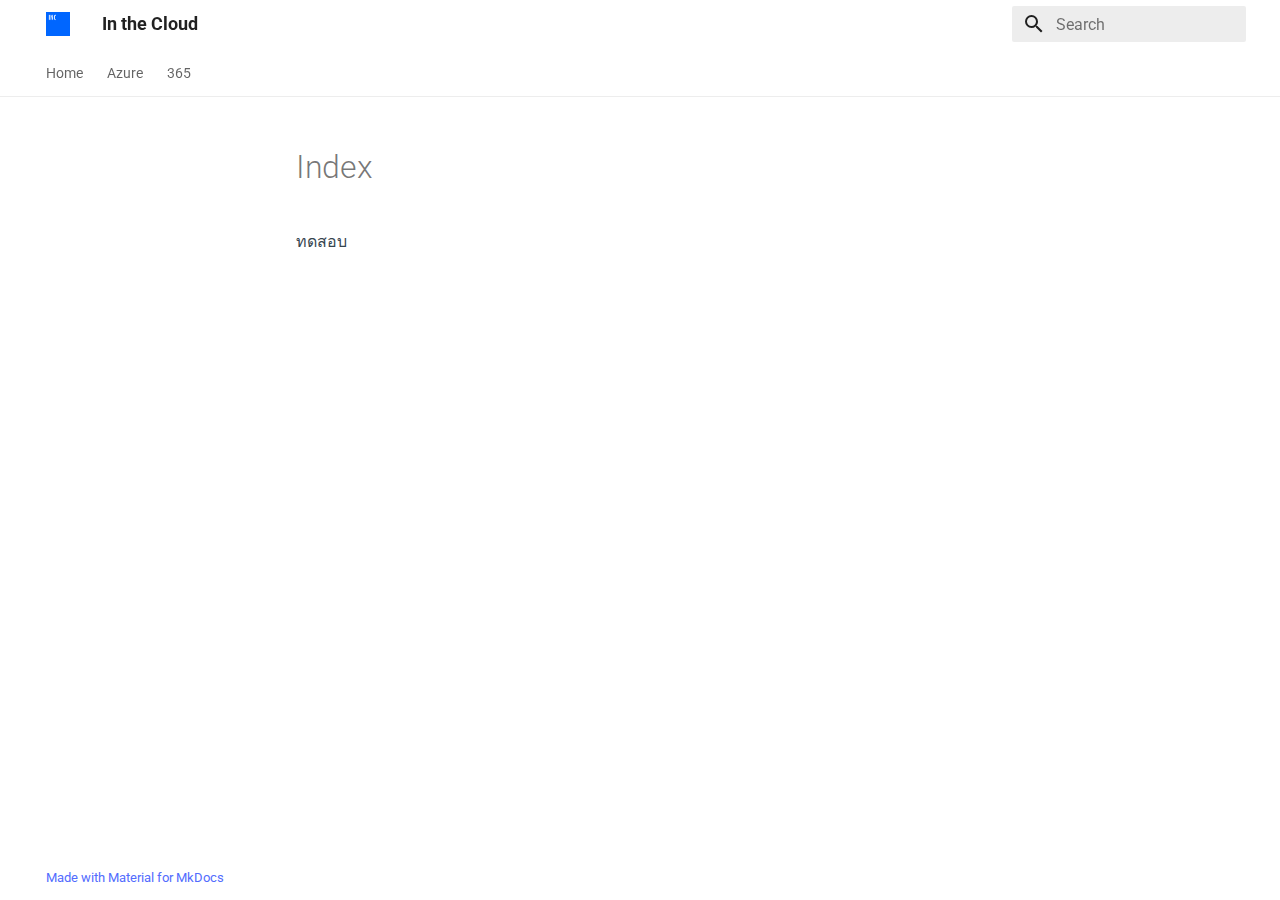
<file: ms/azure/index.html>
<!doctype html>
<html lang="en" class="no-js">
  <head>
    
      <meta charset="utf-8">
      <meta name="viewport" content="width=device-width,initial-scale=1">
      
      
      
        <link rel="canonical" href="https://inthecloud.co.th/cog/ms/azure/">
      
      
      
      
      <link rel="icon" href="../../assets/images/favicon.png">
      <meta name="generator" content="mkdocs-1.6.0, mkdocs-material-9.5.24">
    
    
      
        <title>Index - In the Cloud</title>
      
    
    
      <link rel="stylesheet" href="../../assets/stylesheets/main.6543a935.min.css">
      
        
        <link rel="stylesheet" href="../../assets/stylesheets/palette.06af60db.min.css">
      
      


    
    
      
    
    
      
        
        
        <link rel="preconnect" href="https://fonts.gstatic.com" crossorigin>
        <link rel="stylesheet" href="https://fonts.googleapis.com/css?family=Roboto:300,300i,400,400i,700,700i%7CRoboto+Mono:400,400i,700,700i&display=fallback">
        <style>:root{--md-text-font:"Roboto";--md-code-font:"Roboto Mono"}</style>
      
    
    
      <link rel="stylesheet" href="../../stylesheets/extra.css">
    
    <script>__md_scope=new URL("../..",location),__md_hash=e=>[...e].reduce((e,_)=>(e<<5)-e+_.charCodeAt(0),0),__md_get=(e,_=localStorage,t=__md_scope)=>JSON.parse(_.getItem(t.pathname+"."+e)),__md_set=(e,_,t=localStorage,a=__md_scope)=>{try{t.setItem(a.pathname+"."+e,JSON.stringify(_))}catch(e){}}</script>
    
      

    
    
    
  </head>
  
  
    
    
    
    
    
    <body dir="ltr" data-md-color-scheme="default" data-md-color-primary="white" data-md-color-accent="indigo">
  
    
    <input class="md-toggle" data-md-toggle="drawer" type="checkbox" id="__drawer" autocomplete="off">
    <input class="md-toggle" data-md-toggle="search" type="checkbox" id="__search" autocomplete="off">
    <label class="md-overlay" for="__drawer"></label>
    <div data-md-component="skip">
      
    </div>
    <div data-md-component="announce">
      
    </div>
    
    
      

<header class="md-header" data-md-component="header">
  <nav class="md-header__inner md-grid" aria-label="Header">
    <a href="../.." title="In the Cloud" class="md-header__button md-logo" aria-label="In the Cloud" data-md-component="logo">
      
  <img src="../../assets/images/logo.png" alt="logo">

    </a>
    <label class="md-header__button md-icon" for="__drawer">
      
      <svg xmlns="http://www.w3.org/2000/svg" viewBox="0 0 24 24"><path d="M3 6h18v2H3V6m0 5h18v2H3v-2m0 5h18v2H3v-2Z"/></svg>
    </label>
    <div class="md-header__title" data-md-component="header-title">
      <div class="md-header__ellipsis">
        <div class="md-header__topic">
          <span class="md-ellipsis">
            In the Cloud
          </span>
        </div>
        <div class="md-header__topic" data-md-component="header-topic">
          <span class="md-ellipsis">
            
              Index
            
          </span>
        </div>
      </div>
    </div>
    
      
    
    
    
    
      <label class="md-header__button md-icon" for="__search">
        
        <svg xmlns="http://www.w3.org/2000/svg" viewBox="0 0 24 24"><path d="M9.5 3A6.5 6.5 0 0 1 16 9.5c0 1.61-.59 3.09-1.56 4.23l.27.27h.79l5 5-1.5 1.5-5-5v-.79l-.27-.27A6.516 6.516 0 0 1 9.5 16 6.5 6.5 0 0 1 3 9.5 6.5 6.5 0 0 1 9.5 3m0 2C7 5 5 7 5 9.5S7 14 9.5 14 14 12 14 9.5 12 5 9.5 5Z"/></svg>
      </label>
      <div class="md-search" data-md-component="search" role="dialog">
  <label class="md-search__overlay" for="__search"></label>
  <div class="md-search__inner" role="search">
    <form class="md-search__form" name="search">
      <input type="text" class="md-search__input" name="query" aria-label="Search" placeholder="Search" autocapitalize="off" autocorrect="off" autocomplete="off" spellcheck="false" data-md-component="search-query" required>
      <label class="md-search__icon md-icon" for="__search">
        
        <svg xmlns="http://www.w3.org/2000/svg" viewBox="0 0 24 24"><path d="M9.5 3A6.5 6.5 0 0 1 16 9.5c0 1.61-.59 3.09-1.56 4.23l.27.27h.79l5 5-1.5 1.5-5-5v-.79l-.27-.27A6.516 6.516 0 0 1 9.5 16 6.5 6.5 0 0 1 3 9.5 6.5 6.5 0 0 1 9.5 3m0 2C7 5 5 7 5 9.5S7 14 9.5 14 14 12 14 9.5 12 5 9.5 5Z"/></svg>
        
        <svg xmlns="http://www.w3.org/2000/svg" viewBox="0 0 24 24"><path d="M20 11v2H8l5.5 5.5-1.42 1.42L4.16 12l7.92-7.92L13.5 5.5 8 11h12Z"/></svg>
      </label>
      <nav class="md-search__options" aria-label="Search">
        
        <button type="reset" class="md-search__icon md-icon" title="Clear" aria-label="Clear" tabindex="-1">
          
          <svg xmlns="http://www.w3.org/2000/svg" viewBox="0 0 24 24"><path d="M19 6.41 17.59 5 12 10.59 6.41 5 5 6.41 10.59 12 5 17.59 6.41 19 12 13.41 17.59 19 19 17.59 13.41 12 19 6.41Z"/></svg>
        </button>
      </nav>
      
    </form>
    <div class="md-search__output">
      <div class="md-search__scrollwrap" data-md-scrollfix>
        <div class="md-search-result" data-md-component="search-result">
          <div class="md-search-result__meta">
            Initializing search
          </div>
          <ol class="md-search-result__list" role="presentation"></ol>
        </div>
      </div>
    </div>
  </div>
</div>
    
    
  </nav>
  
</header>
    
    <div class="md-container" data-md-component="container">
      
      
        
          
            
<nav class="md-tabs" aria-label="Tabs" data-md-component="tabs">
  <div class="md-grid">
    <ul class="md-tabs__list">
      
        
  
  
  
    <li class="md-tabs__item">
      <a href="../.." class="md-tabs__link">
        
  
    
  
  Home

      </a>
    </li>
  

      
        
  
  
  
    
    
      
  
  
  
    
    
      <li class="md-tabs__item">
        <a href="Connect-hybrid-machines-with-Azure-Arc-enabled-servers/" class="md-tabs__link">
          
  
  Azure

        </a>
      </li>
    
  

    
  

      
        
  
  
  
    
    
      
  
  
  
    
    
      <li class="md-tabs__item">
        <a href="Connect-hybrid-machines-with-Azure-Arc-enabled-servers/" class="md-tabs__link">
          
  
  365

        </a>
      </li>
    
  

    
  

      
    </ul>
  </div>
</nav>
          
        
      
      <main class="md-main" data-md-component="main">
        <div class="md-main__inner md-grid">
          
            
              
              <div class="md-sidebar md-sidebar--primary" data-md-component="sidebar" data-md-type="navigation" >
                <div class="md-sidebar__scrollwrap">
                  <div class="md-sidebar__inner">
                    


  


<nav class="md-nav md-nav--primary md-nav--lifted" aria-label="Navigation" data-md-level="0">
  <label class="md-nav__title" for="__drawer">
    <a href="../.." title="In the Cloud" class="md-nav__button md-logo" aria-label="In the Cloud" data-md-component="logo">
      
  <img src="../../assets/images/logo.png" alt="logo">

    </a>
    In the Cloud
  </label>
  
  <ul class="md-nav__list" data-md-scrollfix>
    
      
      
  
  
  
  
    <li class="md-nav__item">
      <a href="../.." class="md-nav__link">
        
  
  <span class="md-ellipsis">
    Home
  </span>
  

      </a>
    </li>
  

    
      
      
  
  
  
  
    
    
    
      
      
    
    
    <li class="md-nav__item md-nav__item--nested">
      
        
        
        <input class="md-nav__toggle md-toggle " type="checkbox" id="__nav_2" >
        
          
          <label class="md-nav__link" for="__nav_2" id="__nav_2_label" tabindex="0">
            
  
  <span class="md-ellipsis">
    Azure
  </span>
  

            <span class="md-nav__icon md-icon"></span>
          </label>
        
        <nav class="md-nav" data-md-level="1" aria-labelledby="__nav_2_label" aria-expanded="false">
          <label class="md-nav__title" for="__nav_2">
            <span class="md-nav__icon md-icon"></span>
            Azure
          </label>
          <ul class="md-nav__list" data-md-scrollfix>
            
              
                
  
  
  
  
    
    
    
      
      
    
    
    <li class="md-nav__item md-nav__item--nested">
      
        
        
        <input class="md-nav__toggle md-toggle " type="checkbox" id="__nav_2_1" >
        
          
          <label class="md-nav__link" for="__nav_2_1" id="__nav_2_1_label" tabindex="0">
            
  
  <span class="md-ellipsis">
    Azure
  </span>
  

            <span class="md-nav__icon md-icon"></span>
          </label>
        
        <nav class="md-nav" data-md-level="2" aria-labelledby="__nav_2_1_label" aria-expanded="false">
          <label class="md-nav__title" for="__nav_2_1">
            <span class="md-nav__icon md-icon"></span>
            Azure
          </label>
          <ul class="md-nav__list" data-md-scrollfix>
            
              
                
  
  
  
  
    <li class="md-nav__item">
      <a href="Connect-hybrid-machines-with-Azure-Arc-enabled-servers/" class="md-nav__link">
        
  
  <span class="md-ellipsis">
    Pilot Azure Arc-enabled servers
  </span>
  

      </a>
    </li>
  

              
            
          </ul>
        </nav>
      
    </li>
  

              
            
              
                
  
  
  
  
    
    
    
      
      
    
    
    <li class="md-nav__item md-nav__item--nested">
      
        
        
        <input class="md-nav__toggle md-toggle " type="checkbox" id="__nav_2_2" >
        
          
          <label class="md-nav__link" for="__nav_2_2" id="__nav_2_2_label" tabindex="0">
            
  
  <span class="md-ellipsis">
    Entra
  </span>
  

            <span class="md-nav__icon md-icon"></span>
          </label>
        
        <nav class="md-nav" data-md-level="2" aria-labelledby="__nav_2_2_label" aria-expanded="false">
          <label class="md-nav__title" for="__nav_2_2">
            <span class="md-nav__icon md-icon"></span>
            Entra
          </label>
          <ul class="md-nav__list" data-md-scrollfix>
            
              
                
  
  
  
  
    <li class="md-nav__item">
      <a href="../entra/Microsoft-Entra-hybrid-join-targeted-deployment/" class="md-nav__link">
        
  
  <span class="md-ellipsis">
    Pilot Entra Hybrid Join devices
  </span>
  

      </a>
    </li>
  

              
            
          </ul>
        </nav>
      
    </li>
  

              
            
              
                
  
  
  
  
    
    
    
      
      
    
    
    <li class="md-nav__item md-nav__item--nested">
      
        
        
        <input class="md-nav__toggle md-toggle " type="checkbox" id="__nav_2_3" >
        
          
          <label class="md-nav__link" for="__nav_2_3" id="__nav_2_3_label" tabindex="0">
            
  
  <span class="md-ellipsis">
    Exchange
  </span>
  

            <span class="md-nav__icon md-icon"></span>
          </label>
        
        <nav class="md-nav" data-md-level="2" aria-labelledby="__nav_2_3_label" aria-expanded="false">
          <label class="md-nav__title" for="__nav_2_3">
            <span class="md-nav__icon md-icon"></span>
            Exchange
          </label>
          <ul class="md-nav__list" data-md-scrollfix>
            
              
                
  
  
  
  
    <li class="md-nav__item">
      <a href="../exchange/Configure-email-authentication-for-your-Microsoft-365-domains/" class="md-nav__link">
        
  
  <span class="md-ellipsis">
    Setup SPF, DKIM, and DMARC
  </span>
  

      </a>
    </li>
  

              
            
          </ul>
        </nav>
      
    </li>
  

              
            
          </ul>
        </nav>
      
    </li>
  

    
      
      
  
  
  
  
    
    
    
      
      
    
    
    <li class="md-nav__item md-nav__item--nested">
      
        
        
        <input class="md-nav__toggle md-toggle " type="checkbox" id="__nav_3" >
        
          
          <label class="md-nav__link" for="__nav_3" id="__nav_3_label" tabindex="0">
            
  
  <span class="md-ellipsis">
    365
  </span>
  

            <span class="md-nav__icon md-icon"></span>
          </label>
        
        <nav class="md-nav" data-md-level="1" aria-labelledby="__nav_3_label" aria-expanded="false">
          <label class="md-nav__title" for="__nav_3">
            <span class="md-nav__icon md-icon"></span>
            365
          </label>
          <ul class="md-nav__list" data-md-scrollfix>
            
              
                
  
  
  
  
    
    
    
      
      
    
    
    <li class="md-nav__item md-nav__item--nested">
      
        
        
        <input class="md-nav__toggle md-toggle " type="checkbox" id="__nav_3_1" >
        
          
          <label class="md-nav__link" for="__nav_3_1" id="__nav_3_1_label" tabindex="0">
            
  
  <span class="md-ellipsis">
    Azure
  </span>
  

            <span class="md-nav__icon md-icon"></span>
          </label>
        
        <nav class="md-nav" data-md-level="2" aria-labelledby="__nav_3_1_label" aria-expanded="false">
          <label class="md-nav__title" for="__nav_3_1">
            <span class="md-nav__icon md-icon"></span>
            Azure
          </label>
          <ul class="md-nav__list" data-md-scrollfix>
            
              
                
  
  
  
  
    <li class="md-nav__item">
      <a href="Connect-hybrid-machines-with-Azure-Arc-enabled-servers/" class="md-nav__link">
        
  
  <span class="md-ellipsis">
    Pilot Azure Arc-enabled servers
  </span>
  

      </a>
    </li>
  

              
            
          </ul>
        </nav>
      
    </li>
  

              
            
              
                
  
  
  
  
    
    
    
      
      
    
    
    <li class="md-nav__item md-nav__item--nested">
      
        
        
        <input class="md-nav__toggle md-toggle " type="checkbox" id="__nav_3_2" >
        
          
          <label class="md-nav__link" for="__nav_3_2" id="__nav_3_2_label" tabindex="0">
            
  
  <span class="md-ellipsis">
    Entra
  </span>
  

            <span class="md-nav__icon md-icon"></span>
          </label>
        
        <nav class="md-nav" data-md-level="2" aria-labelledby="__nav_3_2_label" aria-expanded="false">
          <label class="md-nav__title" for="__nav_3_2">
            <span class="md-nav__icon md-icon"></span>
            Entra
          </label>
          <ul class="md-nav__list" data-md-scrollfix>
            
              
                
  
  
  
  
    <li class="md-nav__item">
      <a href="../entra/Microsoft-Entra-hybrid-join-targeted-deployment/" class="md-nav__link">
        
  
  <span class="md-ellipsis">
    Pilot Entra Hybrid Join devices
  </span>
  

      </a>
    </li>
  

              
            
          </ul>
        </nav>
      
    </li>
  

              
            
              
                
  
  
  
  
    
    
    
      
      
    
    
    <li class="md-nav__item md-nav__item--nested">
      
        
        
        <input class="md-nav__toggle md-toggle " type="checkbox" id="__nav_3_3" >
        
          
          <label class="md-nav__link" for="__nav_3_3" id="__nav_3_3_label" tabindex="0">
            
  
  <span class="md-ellipsis">
    Exchange
  </span>
  

            <span class="md-nav__icon md-icon"></span>
          </label>
        
        <nav class="md-nav" data-md-level="2" aria-labelledby="__nav_3_3_label" aria-expanded="false">
          <label class="md-nav__title" for="__nav_3_3">
            <span class="md-nav__icon md-icon"></span>
            Exchange
          </label>
          <ul class="md-nav__list" data-md-scrollfix>
            
              
                
  
  
  
  
    <li class="md-nav__item">
      <a href="../exchange/Configure-email-authentication-for-your-Microsoft-365-domains/" class="md-nav__link">
        
  
  <span class="md-ellipsis">
    Setup SPF, DKIM, and DMARC
  </span>
  

      </a>
    </li>
  

              
            
          </ul>
        </nav>
      
    </li>
  

              
            
          </ul>
        </nav>
      
    </li>
  

    
  </ul>
</nav>
                  </div>
                </div>
              </div>
            
            
              
              <div class="md-sidebar md-sidebar--secondary" data-md-component="sidebar" data-md-type="toc" >
                <div class="md-sidebar__scrollwrap">
                  <div class="md-sidebar__inner">
                    

<nav class="md-nav md-nav--secondary" aria-label="Table of contents">
  
  
  
  
</nav>
                  </div>
                </div>
              </div>
            
          
          
            <div class="md-content" data-md-component="content">
              <article class="md-content__inner md-typeset">
                
                  


  <h1>Index</h1>

<p>ทดสอบ</p>












                
              </article>
            </div>
          
          
<script>var target=document.getElementById(location.hash.slice(1));target&&target.name&&(target.checked=target.name.startsWith("__tabbed_"))</script>
        </div>
        
          <button type="button" class="md-top md-icon" data-md-component="top" hidden>
  
  <svg xmlns="http://www.w3.org/2000/svg" viewBox="0 0 24 24"><path d="M13 20h-2V8l-5.5 5.5-1.42-1.42L12 4.16l7.92 7.92-1.42 1.42L13 8v12Z"/></svg>
  Back to top
</button>
        
      </main>
      
        <footer class="md-footer">
  
  <div class="md-footer-meta md-typeset">
    <div class="md-footer-meta__inner md-grid">
      <div class="md-copyright">
  
  
    Made with
    <a href="https://squidfunk.github.io/mkdocs-material/" target="_blank" rel="noopener">
      Material for MkDocs
    </a>
  
</div>
      
    </div>
  </div>
</footer>
      
    </div>
    <div class="md-dialog" data-md-component="dialog">
      <div class="md-dialog__inner md-typeset"></div>
    </div>
    
    
    <script id="__config" type="application/json">{"base": "../..", "features": ["navigation.tabs", "navigation.path", "navigation.top"], "search": "../../assets/javascripts/workers/search.b8dbb3d2.min.js", "translations": {"clipboard.copied": "Copied to clipboard", "clipboard.copy": "Copy to clipboard", "search.result.more.one": "1 more on this page", "search.result.more.other": "# more on this page", "search.result.none": "No matching documents", "search.result.one": "1 matching document", "search.result.other": "# matching documents", "search.result.placeholder": "Type to start searching", "search.result.term.missing": "Missing", "select.version": "Select version"}}</script>
    
    
      <script src="../../assets/javascripts/bundle.081f42fc.min.js"></script>
      
    
  </body>
</html>
</file>
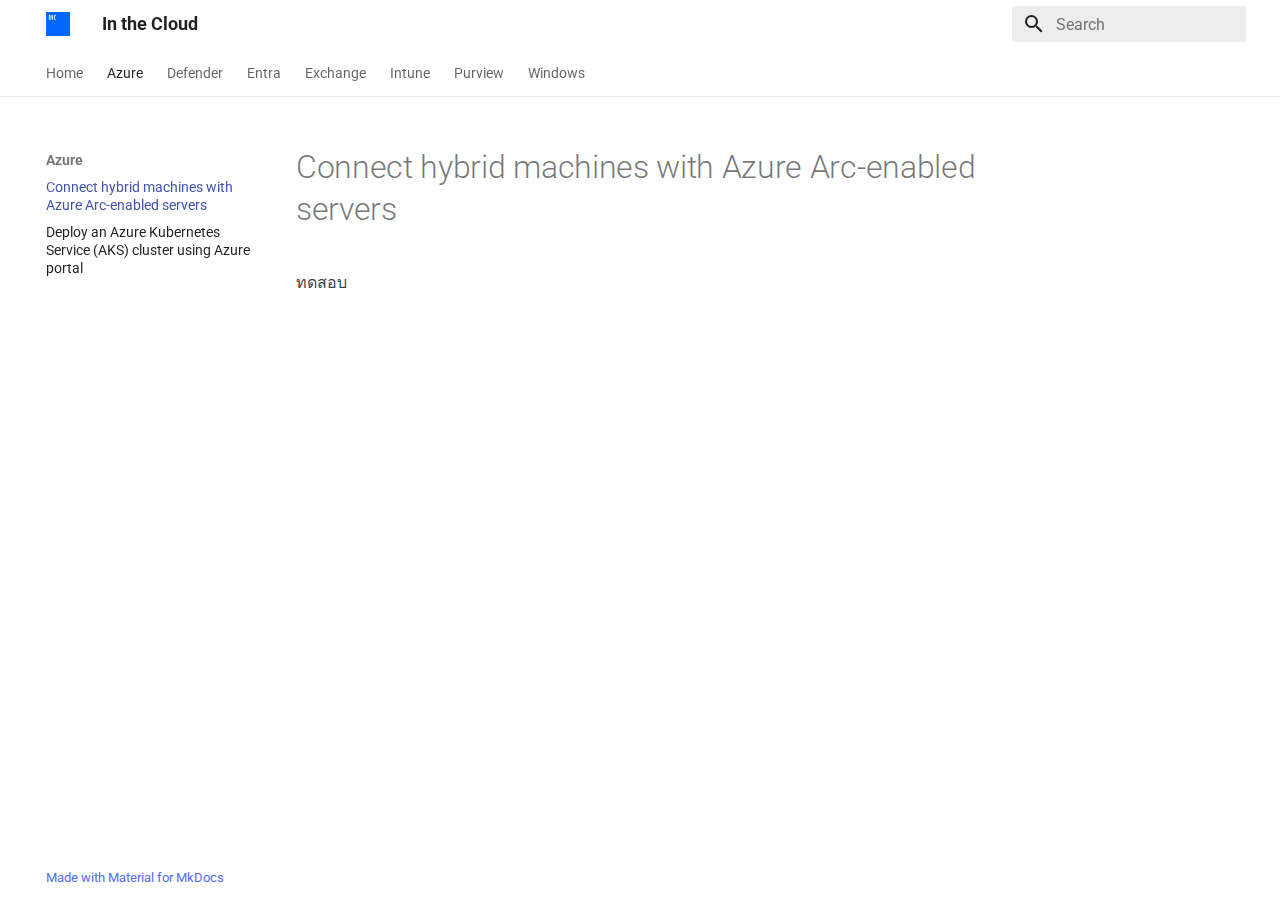
<file: ms/azure/Connect hybrid machines with Azure Arc-enabled servers/index.html>
<!doctype html>
<html lang="en" class="no-js">
  <head>
    
      <meta charset="utf-8">
      <meta name="viewport" content="width=device-width,initial-scale=1">
      
      
      
        <link rel="canonical" href="https://inthecloud.co.th/cog/ms/azure/Connect%20hybrid%20machines%20with%20Azure%20Arc-enabled%20servers/">
      
      
        <link rel="prev" href="../../..">
      
      
        <link rel="next" href="../Deploy%20an%20Azure%20Kubernetes%20Service%20%28AKS%29%20cluster%20using%20Azure%20portal/">
      
      
      <link rel="icon" href="../../../assets/images/favicon.png">
      <meta name="generator" content="mkdocs-1.6.0, mkdocs-material-9.5.24">
    
    
      
        <title>Connect hybrid machines with Azure Arc-enabled servers - In the Cloud</title>
      
    
    
      <link rel="stylesheet" href="../../../assets/stylesheets/main.6543a935.min.css">
      
        
        <link rel="stylesheet" href="../../../assets/stylesheets/palette.06af60db.min.css">
      
      


    
    
      
    
    
      
        
        
        <link rel="preconnect" href="https://fonts.gstatic.com" crossorigin>
        <link rel="stylesheet" href="https://fonts.googleapis.com/css?family=Roboto:300,300i,400,400i,700,700i%7CRoboto+Mono:400,400i,700,700i&display=fallback">
        <style>:root{--md-text-font:"Roboto";--md-code-font:"Roboto Mono"}</style>
      
    
    
      <link rel="stylesheet" href="../../../stylesheets/extra.css">
    
    <script>__md_scope=new URL("../../..",location),__md_hash=e=>[...e].reduce((e,_)=>(e<<5)-e+_.charCodeAt(0),0),__md_get=(e,_=localStorage,t=__md_scope)=>JSON.parse(_.getItem(t.pathname+"."+e)),__md_set=(e,_,t=localStorage,a=__md_scope)=>{try{t.setItem(a.pathname+"."+e,JSON.stringify(_))}catch(e){}}</script>
    
      

    
    
    
  </head>
  
  
    
    
    
    
    
    <body dir="ltr" data-md-color-scheme="default" data-md-color-primary="white" data-md-color-accent="indigo">
  
    
    <input class="md-toggle" data-md-toggle="drawer" type="checkbox" id="__drawer" autocomplete="off">
    <input class="md-toggle" data-md-toggle="search" type="checkbox" id="__search" autocomplete="off">
    <label class="md-overlay" for="__drawer"></label>
    <div data-md-component="skip">
      
    </div>
    <div data-md-component="announce">
      
    </div>
    
    
      

<header class="md-header" data-md-component="header">
  <nav class="md-header__inner md-grid" aria-label="Header">
    <a href="../../.." title="In the Cloud" class="md-header__button md-logo" aria-label="In the Cloud" data-md-component="logo">
      
  <img src="../../../assets/logo.png" alt="logo">

    </a>
    <label class="md-header__button md-icon" for="__drawer">
      
      <svg xmlns="http://www.w3.org/2000/svg" viewBox="0 0 24 24"><path d="M3 6h18v2H3V6m0 5h18v2H3v-2m0 5h18v2H3v-2Z"/></svg>
    </label>
    <div class="md-header__title" data-md-component="header-title">
      <div class="md-header__ellipsis">
        <div class="md-header__topic">
          <span class="md-ellipsis">
            In the Cloud
          </span>
        </div>
        <div class="md-header__topic" data-md-component="header-topic">
          <span class="md-ellipsis">
            
              Connect hybrid machines with Azure Arc-enabled servers
            
          </span>
        </div>
      </div>
    </div>
    
      
    
    
    
    
      <label class="md-header__button md-icon" for="__search">
        
        <svg xmlns="http://www.w3.org/2000/svg" viewBox="0 0 24 24"><path d="M9.5 3A6.5 6.5 0 0 1 16 9.5c0 1.61-.59 3.09-1.56 4.23l.27.27h.79l5 5-1.5 1.5-5-5v-.79l-.27-.27A6.516 6.516 0 0 1 9.5 16 6.5 6.5 0 0 1 3 9.5 6.5 6.5 0 0 1 9.5 3m0 2C7 5 5 7 5 9.5S7 14 9.5 14 14 12 14 9.5 12 5 9.5 5Z"/></svg>
      </label>
      <div class="md-search" data-md-component="search" role="dialog">
  <label class="md-search__overlay" for="__search"></label>
  <div class="md-search__inner" role="search">
    <form class="md-search__form" name="search">
      <input type="text" class="md-search__input" name="query" aria-label="Search" placeholder="Search" autocapitalize="off" autocorrect="off" autocomplete="off" spellcheck="false" data-md-component="search-query" required>
      <label class="md-search__icon md-icon" for="__search">
        
        <svg xmlns="http://www.w3.org/2000/svg" viewBox="0 0 24 24"><path d="M9.5 3A6.5 6.5 0 0 1 16 9.5c0 1.61-.59 3.09-1.56 4.23l.27.27h.79l5 5-1.5 1.5-5-5v-.79l-.27-.27A6.516 6.516 0 0 1 9.5 16 6.5 6.5 0 0 1 3 9.5 6.5 6.5 0 0 1 9.5 3m0 2C7 5 5 7 5 9.5S7 14 9.5 14 14 12 14 9.5 12 5 9.5 5Z"/></svg>
        
        <svg xmlns="http://www.w3.org/2000/svg" viewBox="0 0 24 24"><path d="M20 11v2H8l5.5 5.5-1.42 1.42L4.16 12l7.92-7.92L13.5 5.5 8 11h12Z"/></svg>
      </label>
      <nav class="md-search__options" aria-label="Search">
        
        <button type="reset" class="md-search__icon md-icon" title="Clear" aria-label="Clear" tabindex="-1">
          
          <svg xmlns="http://www.w3.org/2000/svg" viewBox="0 0 24 24"><path d="M19 6.41 17.59 5 12 10.59 6.41 5 5 6.41 10.59 12 5 17.59 6.41 19 12 13.41 17.59 19 19 17.59 13.41 12 19 6.41Z"/></svg>
        </button>
      </nav>
      
    </form>
    <div class="md-search__output">
      <div class="md-search__scrollwrap" data-md-scrollfix>
        <div class="md-search-result" data-md-component="search-result">
          <div class="md-search-result__meta">
            Initializing search
          </div>
          <ol class="md-search-result__list" role="presentation"></ol>
        </div>
      </div>
    </div>
  </div>
</div>
    
    
  </nav>
  
</header>
    
    <div class="md-container" data-md-component="container">
      
      
        
          
            
<nav class="md-tabs" aria-label="Tabs" data-md-component="tabs">
  <div class="md-grid">
    <ul class="md-tabs__list">
      
        
  
  
  
    <li class="md-tabs__item">
      <a href="../../.." class="md-tabs__link">
        
  
    
  
  Home

      </a>
    </li>
  

      
        
  
  
    
  
  
    
    
      <li class="md-tabs__item md-tabs__item--active">
        <a href="./" class="md-tabs__link">
          
  
  Azure

        </a>
      </li>
    
  

      
        
  
  
  
    
    
      <li class="md-tabs__item">
        <a href="../../defender/Pilot%20and%20deploy%20Microsoft%20Defender%20for%20Identity/" class="md-tabs__link">
          
  
  Defender

        </a>
      </li>
    
  

      
        
  
  
  
    
    
      <li class="md-tabs__item">
        <a href="../../defender/Pilot%20and%20deploy%20Microsoft%20Defender%20for%20Identity/" class="md-tabs__link">
          
  
  Entra

        </a>
      </li>
    
  

      
        
  
  
  
    
    
      <li class="md-tabs__item">
        <a href="../../defender/Pilot%20and%20deploy%20Microsoft%20Defender%20for%20Identity/" class="md-tabs__link">
          
  
  Exchange

        </a>
      </li>
    
  

      
        
  
  
  
    
    
      <li class="md-tabs__item">
        <a href="../../defender/Pilot%20and%20deploy%20Microsoft%20Defender%20for%20Identity/" class="md-tabs__link">
          
  
  Intune

        </a>
      </li>
    
  

      
        
  
  
  
    
    
      <li class="md-tabs__item">
        <a href="../../defender/Pilot%20and%20deploy%20Microsoft%20Defender%20for%20Identity/" class="md-tabs__link">
          
  
  Purview

        </a>
      </li>
    
  

      
        
  
  
  
    
    
      <li class="md-tabs__item">
        <a href="../../defender/Pilot%20and%20deploy%20Microsoft%20Defender%20for%20Identity/" class="md-tabs__link">
          
  
  Windows

        </a>
      </li>
    
  

      
    </ul>
  </div>
</nav>
          
        
      
      <main class="md-main" data-md-component="main">
        <div class="md-main__inner md-grid">
          
            
              
              <div class="md-sidebar md-sidebar--primary" data-md-component="sidebar" data-md-type="navigation" >
                <div class="md-sidebar__scrollwrap">
                  <div class="md-sidebar__inner">
                    


  


<nav class="md-nav md-nav--primary md-nav--lifted" aria-label="Navigation" data-md-level="0">
  <label class="md-nav__title" for="__drawer">
    <a href="../../.." title="In the Cloud" class="md-nav__button md-logo" aria-label="In the Cloud" data-md-component="logo">
      
  <img src="../../../assets/logo.png" alt="logo">

    </a>
    In the Cloud
  </label>
  
  <ul class="md-nav__list" data-md-scrollfix>
    
      
      
  
  
  
  
    <li class="md-nav__item">
      <a href="../../.." class="md-nav__link">
        
  
  <span class="md-ellipsis">
    Home
  </span>
  

      </a>
    </li>
  

    
      
      
  
  
    
  
  
  
    
    
    
      
        
        
      
      
    
    
    <li class="md-nav__item md-nav__item--active md-nav__item--section md-nav__item--nested">
      
        
        
        <input class="md-nav__toggle md-toggle " type="checkbox" id="__nav_2" checked>
        
          
          <label class="md-nav__link" for="__nav_2" id="__nav_2_label" tabindex="">
            
  
  <span class="md-ellipsis">
    Azure
  </span>
  

            <span class="md-nav__icon md-icon"></span>
          </label>
        
        <nav class="md-nav" data-md-level="1" aria-labelledby="__nav_2_label" aria-expanded="true">
          <label class="md-nav__title" for="__nav_2">
            <span class="md-nav__icon md-icon"></span>
            Azure
          </label>
          <ul class="md-nav__list" data-md-scrollfix>
            
              
                
  
  
    
  
  
  
    <li class="md-nav__item md-nav__item--active">
      
      <input class="md-nav__toggle md-toggle" type="checkbox" id="__toc">
      
      
      
      <a href="./" class="md-nav__link md-nav__link--active">
        
  
  <span class="md-ellipsis">
    Connect hybrid machines with Azure Arc-enabled servers
  </span>
  

      </a>
      
    </li>
  

              
            
              
                
  
  
  
  
    <li class="md-nav__item">
      <a href="../Deploy%20an%20Azure%20Kubernetes%20Service%20%28AKS%29%20cluster%20using%20Azure%20portal/" class="md-nav__link">
        
  
  <span class="md-ellipsis">
    Deploy an Azure Kubernetes Service (AKS) cluster using Azure portal
  </span>
  

      </a>
    </li>
  

              
            
          </ul>
        </nav>
      
    </li>
  

    
      
      
  
  
  
  
    
    
    
      
      
    
    
    <li class="md-nav__item md-nav__item--nested">
      
        
        
        <input class="md-nav__toggle md-toggle " type="checkbox" id="__nav_3" >
        
          
          <label class="md-nav__link" for="__nav_3" id="__nav_3_label" tabindex="0">
            
  
  <span class="md-ellipsis">
    Defender
  </span>
  

            <span class="md-nav__icon md-icon"></span>
          </label>
        
        <nav class="md-nav" data-md-level="1" aria-labelledby="__nav_3_label" aria-expanded="false">
          <label class="md-nav__title" for="__nav_3">
            <span class="md-nav__icon md-icon"></span>
            Defender
          </label>
          <ul class="md-nav__list" data-md-scrollfix>
            
              
                
  
  
  
  
    <li class="md-nav__item">
      <a href="../../defender/Pilot%20and%20deploy%20Microsoft%20Defender%20for%20Identity/" class="md-nav__link">
        
  
  <span class="md-ellipsis">
    Pilot and deploy Microsoft Defender for Identity
  </span>
  

      </a>
    </li>
  

              
            
          </ul>
        </nav>
      
    </li>
  

    
      
      
  
  
  
  
    
    
    
      
      
    
    
    <li class="md-nav__item md-nav__item--nested">
      
        
        
        <input class="md-nav__toggle md-toggle " type="checkbox" id="__nav_4" >
        
          
          <label class="md-nav__link" for="__nav_4" id="__nav_4_label" tabindex="0">
            
  
  <span class="md-ellipsis">
    Entra
  </span>
  

            <span class="md-nav__icon md-icon"></span>
          </label>
        
        <nav class="md-nav" data-md-level="1" aria-labelledby="__nav_4_label" aria-expanded="false">
          <label class="md-nav__title" for="__nav_4">
            <span class="md-nav__icon md-icon"></span>
            Entra
          </label>
          <ul class="md-nav__list" data-md-scrollfix>
            
              
                
  
  
  
  
    <li class="md-nav__item">
      <a href="../../defender/Pilot%20and%20deploy%20Microsoft%20Defender%20for%20Identity/" class="md-nav__link">
        
  
  <span class="md-ellipsis">
    Pilot and deploy Microsoft Defender for Identity
  </span>
  

      </a>
    </li>
  

              
            
          </ul>
        </nav>
      
    </li>
  

    
      
      
  
  
  
  
    
    
    
      
      
    
    
    <li class="md-nav__item md-nav__item--nested">
      
        
        
        <input class="md-nav__toggle md-toggle " type="checkbox" id="__nav_5" >
        
          
          <label class="md-nav__link" for="__nav_5" id="__nav_5_label" tabindex="0">
            
  
  <span class="md-ellipsis">
    Exchange
  </span>
  

            <span class="md-nav__icon md-icon"></span>
          </label>
        
        <nav class="md-nav" data-md-level="1" aria-labelledby="__nav_5_label" aria-expanded="false">
          <label class="md-nav__title" for="__nav_5">
            <span class="md-nav__icon md-icon"></span>
            Exchange
          </label>
          <ul class="md-nav__list" data-md-scrollfix>
            
              
                
  
  
  
  
    <li class="md-nav__item">
      <a href="../../defender/Pilot%20and%20deploy%20Microsoft%20Defender%20for%20Identity/" class="md-nav__link">
        
  
  <span class="md-ellipsis">
    Pilot and deploy Microsoft Defender for Identity
  </span>
  

      </a>
    </li>
  

              
            
          </ul>
        </nav>
      
    </li>
  

    
      
      
  
  
  
  
    
    
    
      
      
    
    
    <li class="md-nav__item md-nav__item--nested">
      
        
        
        <input class="md-nav__toggle md-toggle " type="checkbox" id="__nav_6" >
        
          
          <label class="md-nav__link" for="__nav_6" id="__nav_6_label" tabindex="0">
            
  
  <span class="md-ellipsis">
    Intune
  </span>
  

            <span class="md-nav__icon md-icon"></span>
          </label>
        
        <nav class="md-nav" data-md-level="1" aria-labelledby="__nav_6_label" aria-expanded="false">
          <label class="md-nav__title" for="__nav_6">
            <span class="md-nav__icon md-icon"></span>
            Intune
          </label>
          <ul class="md-nav__list" data-md-scrollfix>
            
              
                
  
  
  
  
    <li class="md-nav__item">
      <a href="../../defender/Pilot%20and%20deploy%20Microsoft%20Defender%20for%20Identity/" class="md-nav__link">
        
  
  <span class="md-ellipsis">
    Pilot and deploy Microsoft Defender for Identity
  </span>
  

      </a>
    </li>
  

              
            
          </ul>
        </nav>
      
    </li>
  

    
      
      
  
  
  
  
    
    
    
      
      
    
    
    <li class="md-nav__item md-nav__item--nested">
      
        
        
        <input class="md-nav__toggle md-toggle " type="checkbox" id="__nav_7" >
        
          
          <label class="md-nav__link" for="__nav_7" id="__nav_7_label" tabindex="0">
            
  
  <span class="md-ellipsis">
    Purview
  </span>
  

            <span class="md-nav__icon md-icon"></span>
          </label>
        
        <nav class="md-nav" data-md-level="1" aria-labelledby="__nav_7_label" aria-expanded="false">
          <label class="md-nav__title" for="__nav_7">
            <span class="md-nav__icon md-icon"></span>
            Purview
          </label>
          <ul class="md-nav__list" data-md-scrollfix>
            
              
                
  
  
  
  
    <li class="md-nav__item">
      <a href="../../defender/Pilot%20and%20deploy%20Microsoft%20Defender%20for%20Identity/" class="md-nav__link">
        
  
  <span class="md-ellipsis">
    Pilot and deploy Microsoft Defender for Identity
  </span>
  

      </a>
    </li>
  

              
            
          </ul>
        </nav>
      
    </li>
  

    
      
      
  
  
  
  
    
    
    
      
      
    
    
    <li class="md-nav__item md-nav__item--nested">
      
        
        
        <input class="md-nav__toggle md-toggle " type="checkbox" id="__nav_8" >
        
          
          <label class="md-nav__link" for="__nav_8" id="__nav_8_label" tabindex="0">
            
  
  <span class="md-ellipsis">
    Windows
  </span>
  

            <span class="md-nav__icon md-icon"></span>
          </label>
        
        <nav class="md-nav" data-md-level="1" aria-labelledby="__nav_8_label" aria-expanded="false">
          <label class="md-nav__title" for="__nav_8">
            <span class="md-nav__icon md-icon"></span>
            Windows
          </label>
          <ul class="md-nav__list" data-md-scrollfix>
            
              
                
  
  
  
  
    <li class="md-nav__item">
      <a href="../../defender/Pilot%20and%20deploy%20Microsoft%20Defender%20for%20Identity/" class="md-nav__link">
        
  
  <span class="md-ellipsis">
    Pilot and deploy Microsoft Defender for Identity
  </span>
  

      </a>
    </li>
  

              
            
          </ul>
        </nav>
      
    </li>
  

    
  </ul>
</nav>
                  </div>
                </div>
              </div>
            
            
              
              <div class="md-sidebar md-sidebar--secondary" data-md-component="sidebar" data-md-type="toc" >
                <div class="md-sidebar__scrollwrap">
                  <div class="md-sidebar__inner">
                    

<nav class="md-nav md-nav--secondary" aria-label="Table of contents">
  
  
  
  
</nav>
                  </div>
                </div>
              </div>
            
          
          
            <div class="md-content" data-md-component="content">
              <article class="md-content__inner md-typeset">
                
                  


  <h1>Connect hybrid machines with Azure Arc-enabled servers</h1>

<p>ทดสอบ</p>












                
              </article>
            </div>
          
          
<script>var target=document.getElementById(location.hash.slice(1));target&&target.name&&(target.checked=target.name.startsWith("__tabbed_"))</script>
        </div>
        
          <button type="button" class="md-top md-icon" data-md-component="top" hidden>
  
  <svg xmlns="http://www.w3.org/2000/svg" viewBox="0 0 24 24"><path d="M13 20h-2V8l-5.5 5.5-1.42-1.42L12 4.16l7.92 7.92-1.42 1.42L13 8v12Z"/></svg>
  Back to top
</button>
        
      </main>
      
        <footer class="md-footer">
  
  <div class="md-footer-meta md-typeset">
    <div class="md-footer-meta__inner md-grid">
      <div class="md-copyright">
  
  
    Made with
    <a href="https://squidfunk.github.io/mkdocs-material/" target="_blank" rel="noopener">
      Material for MkDocs
    </a>
  
</div>
      
    </div>
  </div>
</footer>
      
    </div>
    <div class="md-dialog" data-md-component="dialog">
      <div class="md-dialog__inner md-typeset"></div>
    </div>
    
    
    <script id="__config" type="application/json">{"base": "../../..", "features": ["navigation.tabs", "navigation.path", "navigation.top"], "search": "../../../assets/javascripts/workers/search.b8dbb3d2.min.js", "translations": {"clipboard.copied": "Copied to clipboard", "clipboard.copy": "Copy to clipboard", "search.result.more.one": "1 more on this page", "search.result.more.other": "# more on this page", "search.result.none": "No matching documents", "search.result.one": "1 matching document", "search.result.other": "# matching documents", "search.result.placeholder": "Type to start searching", "search.result.term.missing": "Missing", "select.version": "Select version"}}</script>
    
    
      <script src="../../../assets/javascripts/bundle.081f42fc.min.js"></script>
      
    
  </body>
</html>
</file>
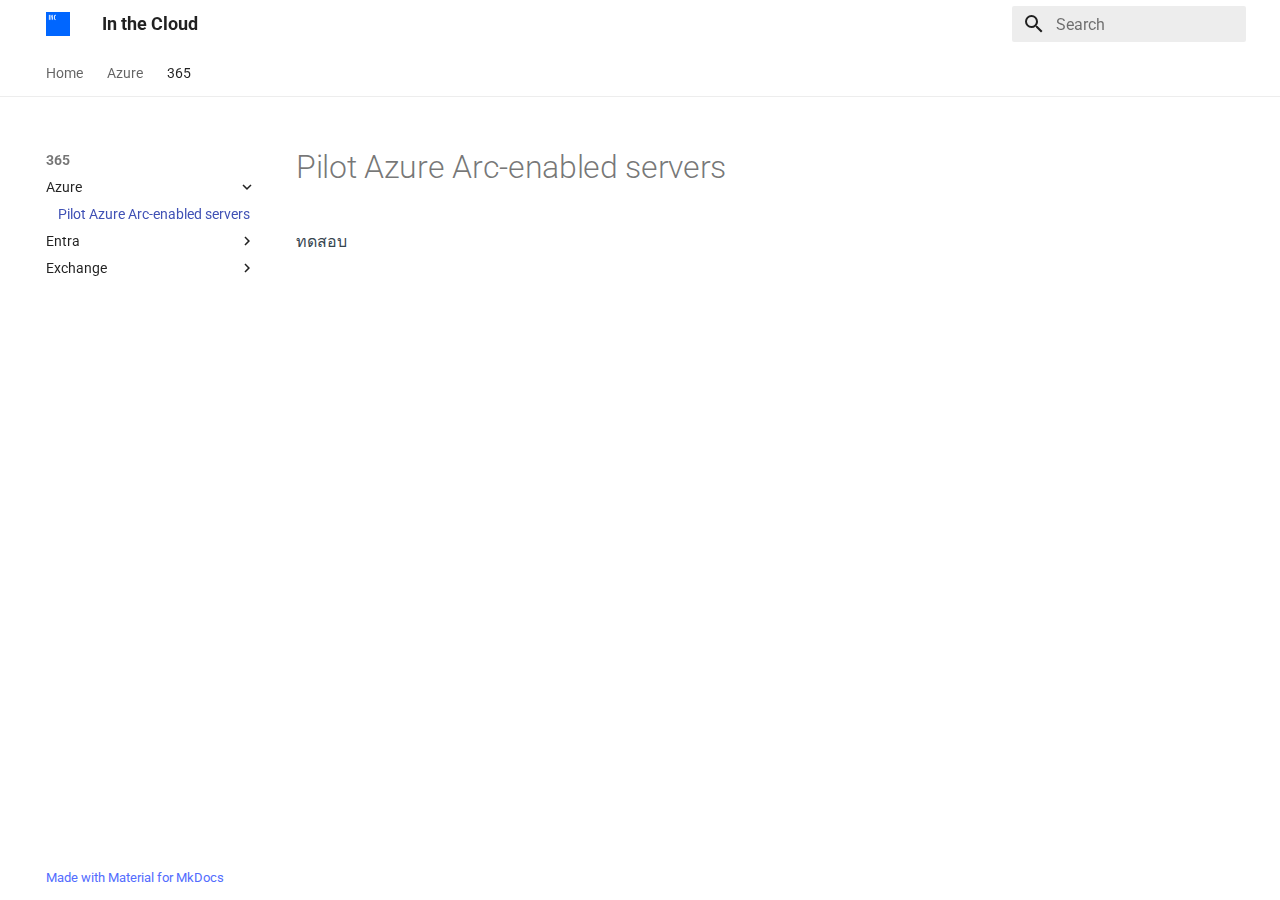
<file: ms/azure/Connect-hybrid-machines-with-Azure-Arc-enabled-servers/index.html>
<!doctype html>
<html lang="en" class="no-js">
  <head>
    
      <meta charset="utf-8">
      <meta name="viewport" content="width=device-width,initial-scale=1">
      
      
      
        <link rel="canonical" href="https://inthecloud.co.th/cog/ms/azure/Connect-hybrid-machines-with-Azure-Arc-enabled-servers/">
      
      
        <link rel="prev" href="../../exchange/Configure-email-authentication-for-your-Microsoft-365-domains/">
      
      
        <link rel="next" href="../../entra/Microsoft-Entra-hybrid-join-targeted-deployment/">
      
      
      <link rel="icon" href="../../../assets/images/favicon.png">
      <meta name="generator" content="mkdocs-1.6.0, mkdocs-material-9.5.24">
    
    
      
        <title>Pilot Azure Arc-enabled servers - In the Cloud</title>
      
    
    
      <link rel="stylesheet" href="../../../assets/stylesheets/main.6543a935.min.css">
      
        
        <link rel="stylesheet" href="../../../assets/stylesheets/palette.06af60db.min.css">
      
      


    
    
      
    
    
      
        
        
        <link rel="preconnect" href="https://fonts.gstatic.com" crossorigin>
        <link rel="stylesheet" href="https://fonts.googleapis.com/css?family=Roboto:300,300i,400,400i,700,700i%7CRoboto+Mono:400,400i,700,700i&display=fallback">
        <style>:root{--md-text-font:"Roboto";--md-code-font:"Roboto Mono"}</style>
      
    
    
      <link rel="stylesheet" href="../../../stylesheets/extra.css">
    
    <script>__md_scope=new URL("../../..",location),__md_hash=e=>[...e].reduce((e,_)=>(e<<5)-e+_.charCodeAt(0),0),__md_get=(e,_=localStorage,t=__md_scope)=>JSON.parse(_.getItem(t.pathname+"."+e)),__md_set=(e,_,t=localStorage,a=__md_scope)=>{try{t.setItem(a.pathname+"."+e,JSON.stringify(_))}catch(e){}}</script>
    
      

    
    
    
  </head>
  
  
    
    
    
    
    
    <body dir="ltr" data-md-color-scheme="default" data-md-color-primary="white" data-md-color-accent="indigo">
  
    
    <input class="md-toggle" data-md-toggle="drawer" type="checkbox" id="__drawer" autocomplete="off">
    <input class="md-toggle" data-md-toggle="search" type="checkbox" id="__search" autocomplete="off">
    <label class="md-overlay" for="__drawer"></label>
    <div data-md-component="skip">
      
    </div>
    <div data-md-component="announce">
      
    </div>
    
    
      

<header class="md-header" data-md-component="header">
  <nav class="md-header__inner md-grid" aria-label="Header">
    <a href="../../.." title="In the Cloud" class="md-header__button md-logo" aria-label="In the Cloud" data-md-component="logo">
      
  <img src="../../../assets/images/logo.png" alt="logo">

    </a>
    <label class="md-header__button md-icon" for="__drawer">
      
      <svg xmlns="http://www.w3.org/2000/svg" viewBox="0 0 24 24"><path d="M3 6h18v2H3V6m0 5h18v2H3v-2m0 5h18v2H3v-2Z"/></svg>
    </label>
    <div class="md-header__title" data-md-component="header-title">
      <div class="md-header__ellipsis">
        <div class="md-header__topic">
          <span class="md-ellipsis">
            In the Cloud
          </span>
        </div>
        <div class="md-header__topic" data-md-component="header-topic">
          <span class="md-ellipsis">
            
              Pilot Azure Arc-enabled servers
            
          </span>
        </div>
      </div>
    </div>
    
      
    
    
    
    
      <label class="md-header__button md-icon" for="__search">
        
        <svg xmlns="http://www.w3.org/2000/svg" viewBox="0 0 24 24"><path d="M9.5 3A6.5 6.5 0 0 1 16 9.5c0 1.61-.59 3.09-1.56 4.23l.27.27h.79l5 5-1.5 1.5-5-5v-.79l-.27-.27A6.516 6.516 0 0 1 9.5 16 6.5 6.5 0 0 1 3 9.5 6.5 6.5 0 0 1 9.5 3m0 2C7 5 5 7 5 9.5S7 14 9.5 14 14 12 14 9.5 12 5 9.5 5Z"/></svg>
      </label>
      <div class="md-search" data-md-component="search" role="dialog">
  <label class="md-search__overlay" for="__search"></label>
  <div class="md-search__inner" role="search">
    <form class="md-search__form" name="search">
      <input type="text" class="md-search__input" name="query" aria-label="Search" placeholder="Search" autocapitalize="off" autocorrect="off" autocomplete="off" spellcheck="false" data-md-component="search-query" required>
      <label class="md-search__icon md-icon" for="__search">
        
        <svg xmlns="http://www.w3.org/2000/svg" viewBox="0 0 24 24"><path d="M9.5 3A6.5 6.5 0 0 1 16 9.5c0 1.61-.59 3.09-1.56 4.23l.27.27h.79l5 5-1.5 1.5-5-5v-.79l-.27-.27A6.516 6.516 0 0 1 9.5 16 6.5 6.5 0 0 1 3 9.5 6.5 6.5 0 0 1 9.5 3m0 2C7 5 5 7 5 9.5S7 14 9.5 14 14 12 14 9.5 12 5 9.5 5Z"/></svg>
        
        <svg xmlns="http://www.w3.org/2000/svg" viewBox="0 0 24 24"><path d="M20 11v2H8l5.5 5.5-1.42 1.42L4.16 12l7.92-7.92L13.5 5.5 8 11h12Z"/></svg>
      </label>
      <nav class="md-search__options" aria-label="Search">
        
        <button type="reset" class="md-search__icon md-icon" title="Clear" aria-label="Clear" tabindex="-1">
          
          <svg xmlns="http://www.w3.org/2000/svg" viewBox="0 0 24 24"><path d="M19 6.41 17.59 5 12 10.59 6.41 5 5 6.41 10.59 12 5 17.59 6.41 19 12 13.41 17.59 19 19 17.59 13.41 12 19 6.41Z"/></svg>
        </button>
      </nav>
      
    </form>
    <div class="md-search__output">
      <div class="md-search__scrollwrap" data-md-scrollfix>
        <div class="md-search-result" data-md-component="search-result">
          <div class="md-search-result__meta">
            Initializing search
          </div>
          <ol class="md-search-result__list" role="presentation"></ol>
        </div>
      </div>
    </div>
  </div>
</div>
    
    
  </nav>
  
</header>
    
    <div class="md-container" data-md-component="container">
      
      
        
          
            
<nav class="md-tabs" aria-label="Tabs" data-md-component="tabs">
  <div class="md-grid">
    <ul class="md-tabs__list">
      
        
  
  
  
    <li class="md-tabs__item">
      <a href="../../.." class="md-tabs__link">
        
  
    
  
  Home

      </a>
    </li>
  

      
        
  
  
  
    
    
      
  
  
  
    
    
      <li class="md-tabs__item">
        <a href="./" class="md-tabs__link">
          
  
  Azure

        </a>
      </li>
    
  

    
  

      
        
  
  
    
  
  
    
    
      
  
  
    
  
  
    
    
      <li class="md-tabs__item md-tabs__item--active">
        <a href="./" class="md-tabs__link">
          
  
  365

        </a>
      </li>
    
  

    
  

      
    </ul>
  </div>
</nav>
          
        
      
      <main class="md-main" data-md-component="main">
        <div class="md-main__inner md-grid">
          
            
              
              <div class="md-sidebar md-sidebar--primary" data-md-component="sidebar" data-md-type="navigation" >
                <div class="md-sidebar__scrollwrap">
                  <div class="md-sidebar__inner">
                    


  


<nav class="md-nav md-nav--primary md-nav--lifted" aria-label="Navigation" data-md-level="0">
  <label class="md-nav__title" for="__drawer">
    <a href="../../.." title="In the Cloud" class="md-nav__button md-logo" aria-label="In the Cloud" data-md-component="logo">
      
  <img src="../../../assets/images/logo.png" alt="logo">

    </a>
    In the Cloud
  </label>
  
  <ul class="md-nav__list" data-md-scrollfix>
    
      
      
  
  
  
  
    <li class="md-nav__item">
      <a href="../../.." class="md-nav__link">
        
  
  <span class="md-ellipsis">
    Home
  </span>
  

      </a>
    </li>
  

    
      
      
  
  
  
  
    
    
    
      
      
    
    
    <li class="md-nav__item md-nav__item--nested">
      
        
        
        <input class="md-nav__toggle md-toggle " type="checkbox" id="__nav_2" >
        
          
          <label class="md-nav__link" for="__nav_2" id="__nav_2_label" tabindex="0">
            
  
  <span class="md-ellipsis">
    Azure
  </span>
  

            <span class="md-nav__icon md-icon"></span>
          </label>
        
        <nav class="md-nav" data-md-level="1" aria-labelledby="__nav_2_label" aria-expanded="false">
          <label class="md-nav__title" for="__nav_2">
            <span class="md-nav__icon md-icon"></span>
            Azure
          </label>
          <ul class="md-nav__list" data-md-scrollfix>
            
              
                
  
  
  
  
    
    
    
      
      
    
    
    <li class="md-nav__item md-nav__item--nested">
      
        
        
        <input class="md-nav__toggle md-toggle " type="checkbox" id="__nav_2_1" >
        
          
          <label class="md-nav__link" for="__nav_2_1" id="__nav_2_1_label" tabindex="0">
            
  
  <span class="md-ellipsis">
    Azure
  </span>
  

            <span class="md-nav__icon md-icon"></span>
          </label>
        
        <nav class="md-nav" data-md-level="2" aria-labelledby="__nav_2_1_label" aria-expanded="false">
          <label class="md-nav__title" for="__nav_2_1">
            <span class="md-nav__icon md-icon"></span>
            Azure
          </label>
          <ul class="md-nav__list" data-md-scrollfix>
            
              
                
  
  
    
  
  
  
    <li class="md-nav__item md-nav__item--active">
      
      <input class="md-nav__toggle md-toggle" type="checkbox" id="__toc">
      
      
      
      <a href="./" class="md-nav__link md-nav__link--active">
        
  
  <span class="md-ellipsis">
    Pilot Azure Arc-enabled servers
  </span>
  

      </a>
      
    </li>
  

              
            
          </ul>
        </nav>
      
    </li>
  

              
            
              
                
  
  
  
  
    
    
    
      
      
    
    
    <li class="md-nav__item md-nav__item--nested">
      
        
        
        <input class="md-nav__toggle md-toggle " type="checkbox" id="__nav_2_2" >
        
          
          <label class="md-nav__link" for="__nav_2_2" id="__nav_2_2_label" tabindex="0">
            
  
  <span class="md-ellipsis">
    Entra
  </span>
  

            <span class="md-nav__icon md-icon"></span>
          </label>
        
        <nav class="md-nav" data-md-level="2" aria-labelledby="__nav_2_2_label" aria-expanded="false">
          <label class="md-nav__title" for="__nav_2_2">
            <span class="md-nav__icon md-icon"></span>
            Entra
          </label>
          <ul class="md-nav__list" data-md-scrollfix>
            
              
                
  
  
  
  
    <li class="md-nav__item">
      <a href="../../entra/Microsoft-Entra-hybrid-join-targeted-deployment/" class="md-nav__link">
        
  
  <span class="md-ellipsis">
    Pilot Entra Hybrid Join devices
  </span>
  

      </a>
    </li>
  

              
            
          </ul>
        </nav>
      
    </li>
  

              
            
              
                
  
  
  
  
    
    
    
      
      
    
    
    <li class="md-nav__item md-nav__item--nested">
      
        
        
        <input class="md-nav__toggle md-toggle " type="checkbox" id="__nav_2_3" >
        
          
          <label class="md-nav__link" for="__nav_2_3" id="__nav_2_3_label" tabindex="0">
            
  
  <span class="md-ellipsis">
    Exchange
  </span>
  

            <span class="md-nav__icon md-icon"></span>
          </label>
        
        <nav class="md-nav" data-md-level="2" aria-labelledby="__nav_2_3_label" aria-expanded="false">
          <label class="md-nav__title" for="__nav_2_3">
            <span class="md-nav__icon md-icon"></span>
            Exchange
          </label>
          <ul class="md-nav__list" data-md-scrollfix>
            
              
                
  
  
  
  
    <li class="md-nav__item">
      <a href="../../exchange/Configure-email-authentication-for-your-Microsoft-365-domains/" class="md-nav__link">
        
  
  <span class="md-ellipsis">
    Setup SPF, DKIM, and DMARC
  </span>
  

      </a>
    </li>
  

              
            
          </ul>
        </nav>
      
    </li>
  

              
            
          </ul>
        </nav>
      
    </li>
  

    
      
      
  
  
    
  
  
  
    
    
    
      
        
        
      
      
    
    
    <li class="md-nav__item md-nav__item--active md-nav__item--section md-nav__item--nested">
      
        
        
        <input class="md-nav__toggle md-toggle " type="checkbox" id="__nav_3" checked>
        
          
          <label class="md-nav__link" for="__nav_3" id="__nav_3_label" tabindex="">
            
  
  <span class="md-ellipsis">
    365
  </span>
  

            <span class="md-nav__icon md-icon"></span>
          </label>
        
        <nav class="md-nav" data-md-level="1" aria-labelledby="__nav_3_label" aria-expanded="true">
          <label class="md-nav__title" for="__nav_3">
            <span class="md-nav__icon md-icon"></span>
            365
          </label>
          <ul class="md-nav__list" data-md-scrollfix>
            
              
                
  
  
    
  
  
  
    
    
    
      
      
    
    
    <li class="md-nav__item md-nav__item--active md-nav__item--nested">
      
        
        
        <input class="md-nav__toggle md-toggle " type="checkbox" id="__nav_3_1" checked>
        
          
          <label class="md-nav__link" for="__nav_3_1" id="__nav_3_1_label" tabindex="0">
            
  
  <span class="md-ellipsis">
    Azure
  </span>
  

            <span class="md-nav__icon md-icon"></span>
          </label>
        
        <nav class="md-nav" data-md-level="2" aria-labelledby="__nav_3_1_label" aria-expanded="true">
          <label class="md-nav__title" for="__nav_3_1">
            <span class="md-nav__icon md-icon"></span>
            Azure
          </label>
          <ul class="md-nav__list" data-md-scrollfix>
            
              
                
  
  
    
  
  
  
    <li class="md-nav__item md-nav__item--active">
      
      <input class="md-nav__toggle md-toggle" type="checkbox" id="__toc">
      
      
      
      <a href="./" class="md-nav__link md-nav__link--active">
        
  
  <span class="md-ellipsis">
    Pilot Azure Arc-enabled servers
  </span>
  

      </a>
      
    </li>
  

              
            
          </ul>
        </nav>
      
    </li>
  

              
            
              
                
  
  
  
  
    
    
    
      
      
    
    
    <li class="md-nav__item md-nav__item--nested">
      
        
        
        <input class="md-nav__toggle md-toggle " type="checkbox" id="__nav_3_2" >
        
          
          <label class="md-nav__link" for="__nav_3_2" id="__nav_3_2_label" tabindex="0">
            
  
  <span class="md-ellipsis">
    Entra
  </span>
  

            <span class="md-nav__icon md-icon"></span>
          </label>
        
        <nav class="md-nav" data-md-level="2" aria-labelledby="__nav_3_2_label" aria-expanded="false">
          <label class="md-nav__title" for="__nav_3_2">
            <span class="md-nav__icon md-icon"></span>
            Entra
          </label>
          <ul class="md-nav__list" data-md-scrollfix>
            
              
                
  
  
  
  
    <li class="md-nav__item">
      <a href="../../entra/Microsoft-Entra-hybrid-join-targeted-deployment/" class="md-nav__link">
        
  
  <span class="md-ellipsis">
    Pilot Entra Hybrid Join devices
  </span>
  

      </a>
    </li>
  

              
            
          </ul>
        </nav>
      
    </li>
  

              
            
              
                
  
  
  
  
    
    
    
      
      
    
    
    <li class="md-nav__item md-nav__item--nested">
      
        
        
        <input class="md-nav__toggle md-toggle " type="checkbox" id="__nav_3_3" >
        
          
          <label class="md-nav__link" for="__nav_3_3" id="__nav_3_3_label" tabindex="0">
            
  
  <span class="md-ellipsis">
    Exchange
  </span>
  

            <span class="md-nav__icon md-icon"></span>
          </label>
        
        <nav class="md-nav" data-md-level="2" aria-labelledby="__nav_3_3_label" aria-expanded="false">
          <label class="md-nav__title" for="__nav_3_3">
            <span class="md-nav__icon md-icon"></span>
            Exchange
          </label>
          <ul class="md-nav__list" data-md-scrollfix>
            
              
                
  
  
  
  
    <li class="md-nav__item">
      <a href="../../exchange/Configure-email-authentication-for-your-Microsoft-365-domains/" class="md-nav__link">
        
  
  <span class="md-ellipsis">
    Setup SPF, DKIM, and DMARC
  </span>
  

      </a>
    </li>
  

              
            
          </ul>
        </nav>
      
    </li>
  

              
            
          </ul>
        </nav>
      
    </li>
  

    
  </ul>
</nav>
                  </div>
                </div>
              </div>
            
            
              
              <div class="md-sidebar md-sidebar--secondary" data-md-component="sidebar" data-md-type="toc" >
                <div class="md-sidebar__scrollwrap">
                  <div class="md-sidebar__inner">
                    

<nav class="md-nav md-nav--secondary" aria-label="Table of contents">
  
  
  
  
</nav>
                  </div>
                </div>
              </div>
            
          
          
            <div class="md-content" data-md-component="content">
              <article class="md-content__inner md-typeset">
                
                  


  <h1>Pilot Azure Arc-enabled servers</h1>

<p>ทดสอบ</p>












                
              </article>
            </div>
          
          
<script>var target=document.getElementById(location.hash.slice(1));target&&target.name&&(target.checked=target.name.startsWith("__tabbed_"))</script>
        </div>
        
          <button type="button" class="md-top md-icon" data-md-component="top" hidden>
  
  <svg xmlns="http://www.w3.org/2000/svg" viewBox="0 0 24 24"><path d="M13 20h-2V8l-5.5 5.5-1.42-1.42L12 4.16l7.92 7.92-1.42 1.42L13 8v12Z"/></svg>
  Back to top
</button>
        
      </main>
      
        <footer class="md-footer">
  
  <div class="md-footer-meta md-typeset">
    <div class="md-footer-meta__inner md-grid">
      <div class="md-copyright">
  
  
    Made with
    <a href="https://squidfunk.github.io/mkdocs-material/" target="_blank" rel="noopener">
      Material for MkDocs
    </a>
  
</div>
      
    </div>
  </div>
</footer>
      
    </div>
    <div class="md-dialog" data-md-component="dialog">
      <div class="md-dialog__inner md-typeset"></div>
    </div>
    
    
    <script id="__config" type="application/json">{"base": "../../..", "features": ["navigation.tabs", "navigation.path", "navigation.top"], "search": "../../../assets/javascripts/workers/search.b8dbb3d2.min.js", "translations": {"clipboard.copied": "Copied to clipboard", "clipboard.copy": "Copy to clipboard", "search.result.more.one": "1 more on this page", "search.result.more.other": "# more on this page", "search.result.none": "No matching documents", "search.result.one": "1 matching document", "search.result.other": "# matching documents", "search.result.placeholder": "Type to start searching", "search.result.term.missing": "Missing", "select.version": "Select version"}}</script>
    
    
      <script src="../../../assets/javascripts/bundle.081f42fc.min.js"></script>
      
    
  </body>
</html>
</file>
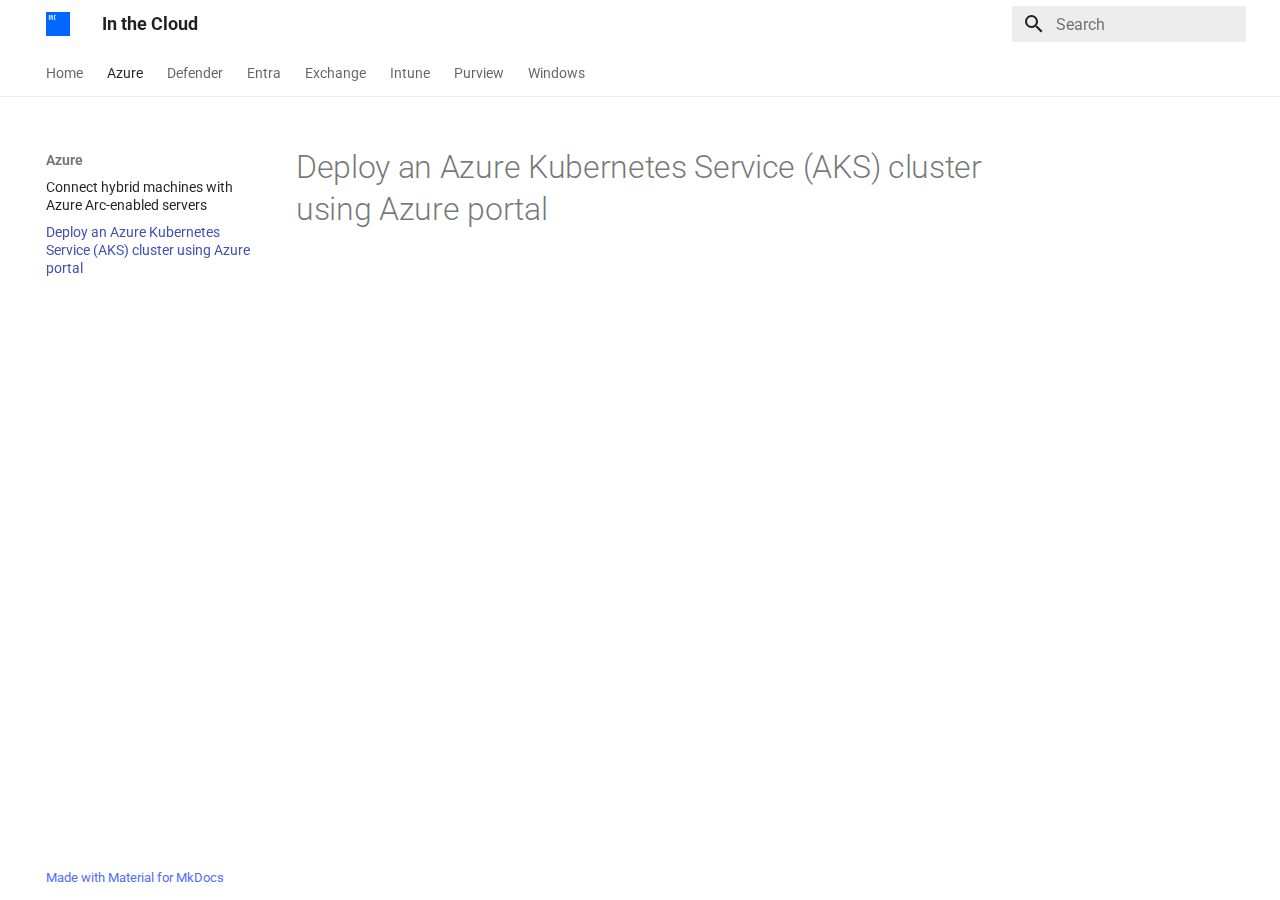
<file: ms/azure/Deploy an Azure Kubernetes Service (AKS) cluster using Azure portal/index.html>
<!doctype html>
<html lang="en" class="no-js">
  <head>
    
      <meta charset="utf-8">
      <meta name="viewport" content="width=device-width,initial-scale=1">
      
      
      
        <link rel="canonical" href="https://inthecloud.co.th/cog/ms/azure/Deploy%20an%20Azure%20Kubernetes%20Service%20%28AKS%29%20cluster%20using%20Azure%20portal/">
      
      
        <link rel="prev" href="../arc-enabled-servers/">
      
      
        <link rel="next" href="../../defender/Pilot%20and%20deploy%20Microsoft%20Defender%20for%20Identity/">
      
      
      <link rel="icon" href="../../../assets/images/favicon.png">
      <meta name="generator" content="mkdocs-1.6.0, mkdocs-material-9.5.24">
    
    
      
        <title>Deploy an Azure Kubernetes Service (AKS) cluster using Azure portal - In the Cloud</title>
      
    
    
      <link rel="stylesheet" href="../../../assets/stylesheets/main.6543a935.min.css">
      
        
        <link rel="stylesheet" href="../../../assets/stylesheets/palette.06af60db.min.css">
      
      


    
    
      
    
    
      
        
        
        <link rel="preconnect" href="https://fonts.gstatic.com" crossorigin>
        <link rel="stylesheet" href="https://fonts.googleapis.com/css?family=Roboto:300,300i,400,400i,700,700i%7CRoboto+Mono:400,400i,700,700i&display=fallback">
        <style>:root{--md-text-font:"Roboto";--md-code-font:"Roboto Mono"}</style>
      
    
    
      <link rel="stylesheet" href="../../../stylesheets/extra.css">
    
    <script>__md_scope=new URL("../../..",location),__md_hash=e=>[...e].reduce((e,_)=>(e<<5)-e+_.charCodeAt(0),0),__md_get=(e,_=localStorage,t=__md_scope)=>JSON.parse(_.getItem(t.pathname+"."+e)),__md_set=(e,_,t=localStorage,a=__md_scope)=>{try{t.setItem(a.pathname+"."+e,JSON.stringify(_))}catch(e){}}</script>
    
      

    
    
    
  </head>
  
  
    
    
    
    
    
    <body dir="ltr" data-md-color-scheme="default" data-md-color-primary="white" data-md-color-accent="indigo">
  
    
    <input class="md-toggle" data-md-toggle="drawer" type="checkbox" id="__drawer" autocomplete="off">
    <input class="md-toggle" data-md-toggle="search" type="checkbox" id="__search" autocomplete="off">
    <label class="md-overlay" for="__drawer"></label>
    <div data-md-component="skip">
      
    </div>
    <div data-md-component="announce">
      
    </div>
    
    
      

<header class="md-header" data-md-component="header">
  <nav class="md-header__inner md-grid" aria-label="Header">
    <a href="../../.." title="In the Cloud" class="md-header__button md-logo" aria-label="In the Cloud" data-md-component="logo">
      
  <img src="../../../assets/logo.png" alt="logo">

    </a>
    <label class="md-header__button md-icon" for="__drawer">
      
      <svg xmlns="http://www.w3.org/2000/svg" viewBox="0 0 24 24"><path d="M3 6h18v2H3V6m0 5h18v2H3v-2m0 5h18v2H3v-2Z"/></svg>
    </label>
    <div class="md-header__title" data-md-component="header-title">
      <div class="md-header__ellipsis">
        <div class="md-header__topic">
          <span class="md-ellipsis">
            In the Cloud
          </span>
        </div>
        <div class="md-header__topic" data-md-component="header-topic">
          <span class="md-ellipsis">
            
              Deploy an Azure Kubernetes Service (AKS) cluster using Azure portal
            
          </span>
        </div>
      </div>
    </div>
    
      
    
    
    
    
      <label class="md-header__button md-icon" for="__search">
        
        <svg xmlns="http://www.w3.org/2000/svg" viewBox="0 0 24 24"><path d="M9.5 3A6.5 6.5 0 0 1 16 9.5c0 1.61-.59 3.09-1.56 4.23l.27.27h.79l5 5-1.5 1.5-5-5v-.79l-.27-.27A6.516 6.516 0 0 1 9.5 16 6.5 6.5 0 0 1 3 9.5 6.5 6.5 0 0 1 9.5 3m0 2C7 5 5 7 5 9.5S7 14 9.5 14 14 12 14 9.5 12 5 9.5 5Z"/></svg>
      </label>
      <div class="md-search" data-md-component="search" role="dialog">
  <label class="md-search__overlay" for="__search"></label>
  <div class="md-search__inner" role="search">
    <form class="md-search__form" name="search">
      <input type="text" class="md-search__input" name="query" aria-label="Search" placeholder="Search" autocapitalize="off" autocorrect="off" autocomplete="off" spellcheck="false" data-md-component="search-query" required>
      <label class="md-search__icon md-icon" for="__search">
        
        <svg xmlns="http://www.w3.org/2000/svg" viewBox="0 0 24 24"><path d="M9.5 3A6.5 6.5 0 0 1 16 9.5c0 1.61-.59 3.09-1.56 4.23l.27.27h.79l5 5-1.5 1.5-5-5v-.79l-.27-.27A6.516 6.516 0 0 1 9.5 16 6.5 6.5 0 0 1 3 9.5 6.5 6.5 0 0 1 9.5 3m0 2C7 5 5 7 5 9.5S7 14 9.5 14 14 12 14 9.5 12 5 9.5 5Z"/></svg>
        
        <svg xmlns="http://www.w3.org/2000/svg" viewBox="0 0 24 24"><path d="M20 11v2H8l5.5 5.5-1.42 1.42L4.16 12l7.92-7.92L13.5 5.5 8 11h12Z"/></svg>
      </label>
      <nav class="md-search__options" aria-label="Search">
        
        <button type="reset" class="md-search__icon md-icon" title="Clear" aria-label="Clear" tabindex="-1">
          
          <svg xmlns="http://www.w3.org/2000/svg" viewBox="0 0 24 24"><path d="M19 6.41 17.59 5 12 10.59 6.41 5 5 6.41 10.59 12 5 17.59 6.41 19 12 13.41 17.59 19 19 17.59 13.41 12 19 6.41Z"/></svg>
        </button>
      </nav>
      
    </form>
    <div class="md-search__output">
      <div class="md-search__scrollwrap" data-md-scrollfix>
        <div class="md-search-result" data-md-component="search-result">
          <div class="md-search-result__meta">
            Initializing search
          </div>
          <ol class="md-search-result__list" role="presentation"></ol>
        </div>
      </div>
    </div>
  </div>
</div>
    
    
  </nav>
  
</header>
    
    <div class="md-container" data-md-component="container">
      
      
        
          
            
<nav class="md-tabs" aria-label="Tabs" data-md-component="tabs">
  <div class="md-grid">
    <ul class="md-tabs__list">
      
        
  
  
  
    <li class="md-tabs__item">
      <a href="../../.." class="md-tabs__link">
        
  
    
  
  Home

      </a>
    </li>
  

      
        
  
  
    
  
  
    
    
      <li class="md-tabs__item md-tabs__item--active">
        <a href="../arc-enabled-servers/" class="md-tabs__link">
          
  
  Azure

        </a>
      </li>
    
  

      
        
  
  
  
    
    
      <li class="md-tabs__item">
        <a href="../../defender/Pilot%20and%20deploy%20Microsoft%20Defender%20for%20Identity/" class="md-tabs__link">
          
  
  Defender

        </a>
      </li>
    
  

      
        
  
  
  
    
    
      <li class="md-tabs__item">
        <a href="../../defender/Pilot%20and%20deploy%20Microsoft%20Defender%20for%20Identity/" class="md-tabs__link">
          
  
  Entra

        </a>
      </li>
    
  

      
        
  
  
  
    
    
      <li class="md-tabs__item">
        <a href="../../defender/Pilot%20and%20deploy%20Microsoft%20Defender%20for%20Identity/" class="md-tabs__link">
          
  
  Exchange

        </a>
      </li>
    
  

      
        
  
  
  
    
    
      <li class="md-tabs__item">
        <a href="../../defender/Pilot%20and%20deploy%20Microsoft%20Defender%20for%20Identity/" class="md-tabs__link">
          
  
  Intune

        </a>
      </li>
    
  

      
        
  
  
  
    
    
      <li class="md-tabs__item">
        <a href="../../defender/Pilot%20and%20deploy%20Microsoft%20Defender%20for%20Identity/" class="md-tabs__link">
          
  
  Purview

        </a>
      </li>
    
  

      
        
  
  
  
    
    
      <li class="md-tabs__item">
        <a href="../../defender/Pilot%20and%20deploy%20Microsoft%20Defender%20for%20Identity/" class="md-tabs__link">
          
  
  Windows

        </a>
      </li>
    
  

      
    </ul>
  </div>
</nav>
          
        
      
      <main class="md-main" data-md-component="main">
        <div class="md-main__inner md-grid">
          
            
              
              <div class="md-sidebar md-sidebar--primary" data-md-component="sidebar" data-md-type="navigation" >
                <div class="md-sidebar__scrollwrap">
                  <div class="md-sidebar__inner">
                    


  


<nav class="md-nav md-nav--primary md-nav--lifted" aria-label="Navigation" data-md-level="0">
  <label class="md-nav__title" for="__drawer">
    <a href="../../.." title="In the Cloud" class="md-nav__button md-logo" aria-label="In the Cloud" data-md-component="logo">
      
  <img src="../../../assets/logo.png" alt="logo">

    </a>
    In the Cloud
  </label>
  
  <ul class="md-nav__list" data-md-scrollfix>
    
      
      
  
  
  
  
    <li class="md-nav__item">
      <a href="../../.." class="md-nav__link">
        
  
  <span class="md-ellipsis">
    Home
  </span>
  

      </a>
    </li>
  

    
      
      
  
  
    
  
  
  
    
    
    
      
        
        
      
      
    
    
    <li class="md-nav__item md-nav__item--active md-nav__item--section md-nav__item--nested">
      
        
        
        <input class="md-nav__toggle md-toggle " type="checkbox" id="__nav_2" checked>
        
          
          <label class="md-nav__link" for="__nav_2" id="__nav_2_label" tabindex="">
            
  
  <span class="md-ellipsis">
    Azure
  </span>
  

            <span class="md-nav__icon md-icon"></span>
          </label>
        
        <nav class="md-nav" data-md-level="1" aria-labelledby="__nav_2_label" aria-expanded="true">
          <label class="md-nav__title" for="__nav_2">
            <span class="md-nav__icon md-icon"></span>
            Azure
          </label>
          <ul class="md-nav__list" data-md-scrollfix>
            
              
                
  
  
  
  
    <li class="md-nav__item">
      <a href="../arc-enabled-servers/" class="md-nav__link">
        
  
  <span class="md-ellipsis">
    Connect hybrid machines with Azure Arc-enabled servers
  </span>
  

      </a>
    </li>
  

              
            
              
                
  
  
    
  
  
  
    <li class="md-nav__item md-nav__item--active">
      
      <input class="md-nav__toggle md-toggle" type="checkbox" id="__toc">
      
      
      
      <a href="./" class="md-nav__link md-nav__link--active">
        
  
  <span class="md-ellipsis">
    Deploy an Azure Kubernetes Service (AKS) cluster using Azure portal
  </span>
  

      </a>
      
    </li>
  

              
            
          </ul>
        </nav>
      
    </li>
  

    
      
      
  
  
  
  
    
    
    
      
      
    
    
    <li class="md-nav__item md-nav__item--nested">
      
        
        
        <input class="md-nav__toggle md-toggle " type="checkbox" id="__nav_3" >
        
          
          <label class="md-nav__link" for="__nav_3" id="__nav_3_label" tabindex="0">
            
  
  <span class="md-ellipsis">
    Defender
  </span>
  

            <span class="md-nav__icon md-icon"></span>
          </label>
        
        <nav class="md-nav" data-md-level="1" aria-labelledby="__nav_3_label" aria-expanded="false">
          <label class="md-nav__title" for="__nav_3">
            <span class="md-nav__icon md-icon"></span>
            Defender
          </label>
          <ul class="md-nav__list" data-md-scrollfix>
            
              
                
  
  
  
  
    <li class="md-nav__item">
      <a href="../../defender/Pilot%20and%20deploy%20Microsoft%20Defender%20for%20Identity/" class="md-nav__link">
        
  
  <span class="md-ellipsis">
    Pilot and deploy Microsoft Defender for Identity
  </span>
  

      </a>
    </li>
  

              
            
          </ul>
        </nav>
      
    </li>
  

    
      
      
  
  
  
  
    
    
    
      
      
    
    
    <li class="md-nav__item md-nav__item--nested">
      
        
        
        <input class="md-nav__toggle md-toggle " type="checkbox" id="__nav_4" >
        
          
          <label class="md-nav__link" for="__nav_4" id="__nav_4_label" tabindex="0">
            
  
  <span class="md-ellipsis">
    Entra
  </span>
  

            <span class="md-nav__icon md-icon"></span>
          </label>
        
        <nav class="md-nav" data-md-level="1" aria-labelledby="__nav_4_label" aria-expanded="false">
          <label class="md-nav__title" for="__nav_4">
            <span class="md-nav__icon md-icon"></span>
            Entra
          </label>
          <ul class="md-nav__list" data-md-scrollfix>
            
              
                
  
  
  
  
    <li class="md-nav__item">
      <a href="../../defender/Pilot%20and%20deploy%20Microsoft%20Defender%20for%20Identity/" class="md-nav__link">
        
  
  <span class="md-ellipsis">
    Pilot and deploy Microsoft Defender for Identity
  </span>
  

      </a>
    </li>
  

              
            
          </ul>
        </nav>
      
    </li>
  

    
      
      
  
  
  
  
    
    
    
      
      
    
    
    <li class="md-nav__item md-nav__item--nested">
      
        
        
        <input class="md-nav__toggle md-toggle " type="checkbox" id="__nav_5" >
        
          
          <label class="md-nav__link" for="__nav_5" id="__nav_5_label" tabindex="0">
            
  
  <span class="md-ellipsis">
    Exchange
  </span>
  

            <span class="md-nav__icon md-icon"></span>
          </label>
        
        <nav class="md-nav" data-md-level="1" aria-labelledby="__nav_5_label" aria-expanded="false">
          <label class="md-nav__title" for="__nav_5">
            <span class="md-nav__icon md-icon"></span>
            Exchange
          </label>
          <ul class="md-nav__list" data-md-scrollfix>
            
              
                
  
  
  
  
    <li class="md-nav__item">
      <a href="../../defender/Pilot%20and%20deploy%20Microsoft%20Defender%20for%20Identity/" class="md-nav__link">
        
  
  <span class="md-ellipsis">
    Pilot and deploy Microsoft Defender for Identity
  </span>
  

      </a>
    </li>
  

              
            
          </ul>
        </nav>
      
    </li>
  

    
      
      
  
  
  
  
    
    
    
      
      
    
    
    <li class="md-nav__item md-nav__item--nested">
      
        
        
        <input class="md-nav__toggle md-toggle " type="checkbox" id="__nav_6" >
        
          
          <label class="md-nav__link" for="__nav_6" id="__nav_6_label" tabindex="0">
            
  
  <span class="md-ellipsis">
    Intune
  </span>
  

            <span class="md-nav__icon md-icon"></span>
          </label>
        
        <nav class="md-nav" data-md-level="1" aria-labelledby="__nav_6_label" aria-expanded="false">
          <label class="md-nav__title" for="__nav_6">
            <span class="md-nav__icon md-icon"></span>
            Intune
          </label>
          <ul class="md-nav__list" data-md-scrollfix>
            
              
                
  
  
  
  
    <li class="md-nav__item">
      <a href="../../defender/Pilot%20and%20deploy%20Microsoft%20Defender%20for%20Identity/" class="md-nav__link">
        
  
  <span class="md-ellipsis">
    Pilot and deploy Microsoft Defender for Identity
  </span>
  

      </a>
    </li>
  

              
            
          </ul>
        </nav>
      
    </li>
  

    
      
      
  
  
  
  
    
    
    
      
      
    
    
    <li class="md-nav__item md-nav__item--nested">
      
        
        
        <input class="md-nav__toggle md-toggle " type="checkbox" id="__nav_7" >
        
          
          <label class="md-nav__link" for="__nav_7" id="__nav_7_label" tabindex="0">
            
  
  <span class="md-ellipsis">
    Purview
  </span>
  

            <span class="md-nav__icon md-icon"></span>
          </label>
        
        <nav class="md-nav" data-md-level="1" aria-labelledby="__nav_7_label" aria-expanded="false">
          <label class="md-nav__title" for="__nav_7">
            <span class="md-nav__icon md-icon"></span>
            Purview
          </label>
          <ul class="md-nav__list" data-md-scrollfix>
            
              
                
  
  
  
  
    <li class="md-nav__item">
      <a href="../../defender/Pilot%20and%20deploy%20Microsoft%20Defender%20for%20Identity/" class="md-nav__link">
        
  
  <span class="md-ellipsis">
    Pilot and deploy Microsoft Defender for Identity
  </span>
  

      </a>
    </li>
  

              
            
          </ul>
        </nav>
      
    </li>
  

    
      
      
  
  
  
  
    
    
    
      
      
    
    
    <li class="md-nav__item md-nav__item--nested">
      
        
        
        <input class="md-nav__toggle md-toggle " type="checkbox" id="__nav_8" >
        
          
          <label class="md-nav__link" for="__nav_8" id="__nav_8_label" tabindex="0">
            
  
  <span class="md-ellipsis">
    Windows
  </span>
  

            <span class="md-nav__icon md-icon"></span>
          </label>
        
        <nav class="md-nav" data-md-level="1" aria-labelledby="__nav_8_label" aria-expanded="false">
          <label class="md-nav__title" for="__nav_8">
            <span class="md-nav__icon md-icon"></span>
            Windows
          </label>
          <ul class="md-nav__list" data-md-scrollfix>
            
              
                
  
  
  
  
    <li class="md-nav__item">
      <a href="../../defender/Pilot%20and%20deploy%20Microsoft%20Defender%20for%20Identity/" class="md-nav__link">
        
  
  <span class="md-ellipsis">
    Pilot and deploy Microsoft Defender for Identity
  </span>
  

      </a>
    </li>
  

              
            
          </ul>
        </nav>
      
    </li>
  

    
  </ul>
</nav>
                  </div>
                </div>
              </div>
            
            
              
              <div class="md-sidebar md-sidebar--secondary" data-md-component="sidebar" data-md-type="toc" >
                <div class="md-sidebar__scrollwrap">
                  <div class="md-sidebar__inner">
                    

<nav class="md-nav md-nav--secondary" aria-label="Table of contents">
  
  
  
  
</nav>
                  </div>
                </div>
              </div>
            
          
          
            <div class="md-content" data-md-component="content">
              <article class="md-content__inner md-typeset">
                
                  


  <h1>Deploy an Azure Kubernetes Service (AKS) cluster using Azure portal</h1>














                
              </article>
            </div>
          
          
<script>var target=document.getElementById(location.hash.slice(1));target&&target.name&&(target.checked=target.name.startsWith("__tabbed_"))</script>
        </div>
        
          <button type="button" class="md-top md-icon" data-md-component="top" hidden>
  
  <svg xmlns="http://www.w3.org/2000/svg" viewBox="0 0 24 24"><path d="M13 20h-2V8l-5.5 5.5-1.42-1.42L12 4.16l7.92 7.92-1.42 1.42L13 8v12Z"/></svg>
  Back to top
</button>
        
      </main>
      
        <footer class="md-footer">
  
  <div class="md-footer-meta md-typeset">
    <div class="md-footer-meta__inner md-grid">
      <div class="md-copyright">
  
  
    Made with
    <a href="https://squidfunk.github.io/mkdocs-material/" target="_blank" rel="noopener">
      Material for MkDocs
    </a>
  
</div>
      
    </div>
  </div>
</footer>
      
    </div>
    <div class="md-dialog" data-md-component="dialog">
      <div class="md-dialog__inner md-typeset"></div>
    </div>
    
    
    <script id="__config" type="application/json">{"base": "../../..", "features": ["navigation.tabs", "navigation.path", "navigation.top"], "search": "../../../assets/javascripts/workers/search.b8dbb3d2.min.js", "translations": {"clipboard.copied": "Copied to clipboard", "clipboard.copy": "Copy to clipboard", "search.result.more.one": "1 more on this page", "search.result.more.other": "# more on this page", "search.result.none": "No matching documents", "search.result.one": "1 matching document", "search.result.other": "# matching documents", "search.result.placeholder": "Type to start searching", "search.result.term.missing": "Missing", "select.version": "Select version"}}</script>
    
    
      <script src="../../../assets/javascripts/bundle.081f42fc.min.js"></script>
      
    
  </body>
</html>
</file>
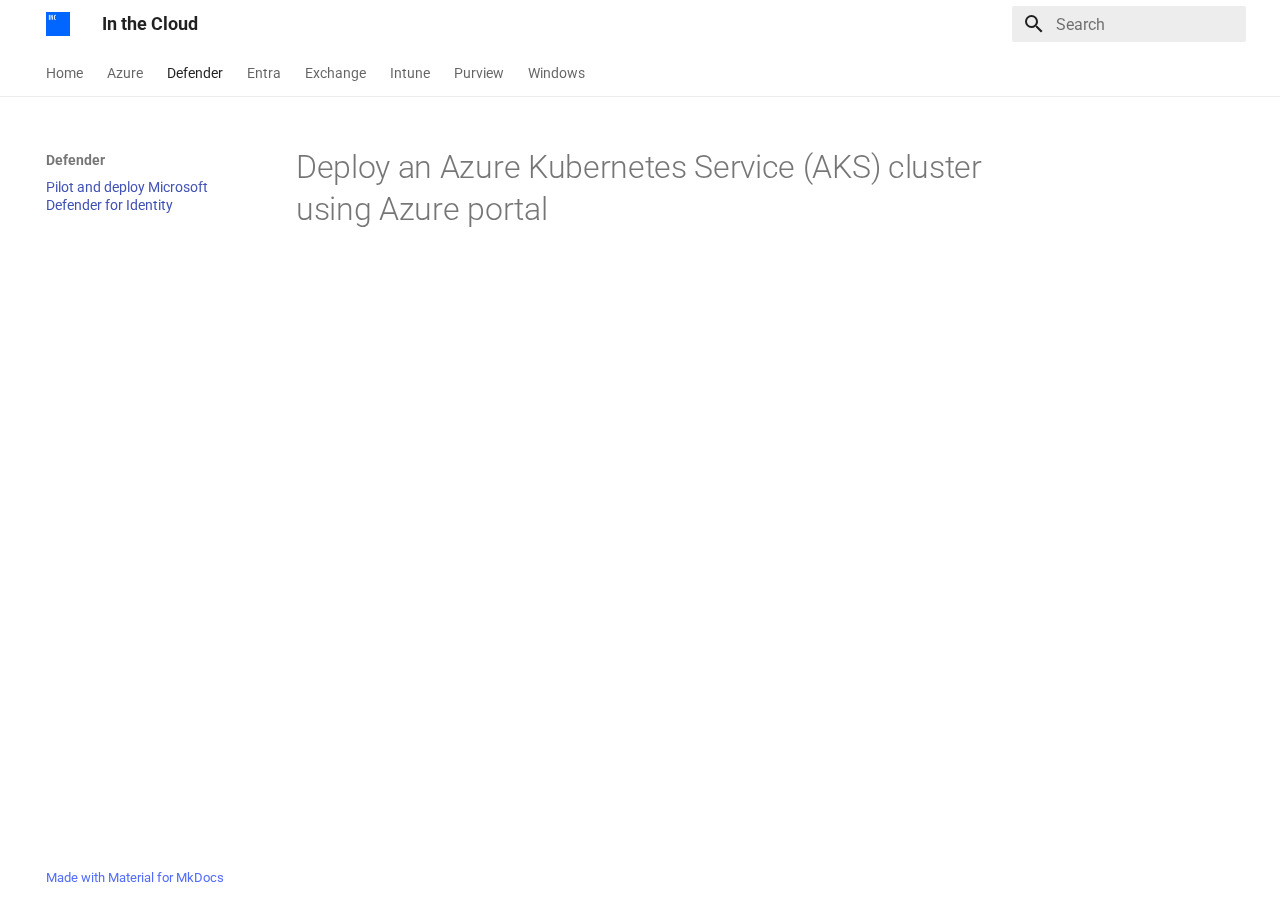
<file: ms/azure/Deploy-AKS/index.html>
<!doctype html>
<html lang="en" class="no-js">
  <head>
    
      <meta charset="utf-8">
      <meta name="viewport" content="width=device-width,initial-scale=1">
      
      
      
        <link rel="canonical" href="https://inthecloud.co.th/cog/ms/azure/Deploy-AKS/">
      
      
        <link rel="prev" href="../arc-enabled-servers/">
      
      
        <link rel="next" href="../../defender/Pilot%20and%20deploy%20Microsoft%20Defender%20for%20Identity/">
      
      
      <link rel="icon" href="../../../assets/images/favicon.png">
      <meta name="generator" content="mkdocs-1.6.0, mkdocs-material-9.5.24">
    
    
      
        <title>Pilot and deploy Microsoft Defender for Identity - In the Cloud</title>
      
    
    
      <link rel="stylesheet" href="../../../assets/stylesheets/main.6543a935.min.css">
      
        
        <link rel="stylesheet" href="../../../assets/stylesheets/palette.06af60db.min.css">
      
      


    
    
      
    
    
      
        
        
        <link rel="preconnect" href="https://fonts.gstatic.com" crossorigin>
        <link rel="stylesheet" href="https://fonts.googleapis.com/css?family=Roboto:300,300i,400,400i,700,700i%7CRoboto+Mono:400,400i,700,700i&display=fallback">
        <style>:root{--md-text-font:"Roboto";--md-code-font:"Roboto Mono"}</style>
      
    
    
      <link rel="stylesheet" href="../../../stylesheets/extra.css">
    
    <script>__md_scope=new URL("../../..",location),__md_hash=e=>[...e].reduce((e,_)=>(e<<5)-e+_.charCodeAt(0),0),__md_get=(e,_=localStorage,t=__md_scope)=>JSON.parse(_.getItem(t.pathname+"."+e)),__md_set=(e,_,t=localStorage,a=__md_scope)=>{try{t.setItem(a.pathname+"."+e,JSON.stringify(_))}catch(e){}}</script>
    
      

    
    
    
  </head>
  
  
    
    
    
    
    
    <body dir="ltr" data-md-color-scheme="default" data-md-color-primary="white" data-md-color-accent="indigo">
  
    
    <input class="md-toggle" data-md-toggle="drawer" type="checkbox" id="__drawer" autocomplete="off">
    <input class="md-toggle" data-md-toggle="search" type="checkbox" id="__search" autocomplete="off">
    <label class="md-overlay" for="__drawer"></label>
    <div data-md-component="skip">
      
        
        <a href="#deploy-an-azure-kubernetes-service-aks-cluster-using-azure-portal" class="md-skip">
          Skip to content
        </a>
      
    </div>
    <div data-md-component="announce">
      
    </div>
    
    
      

<header class="md-header" data-md-component="header">
  <nav class="md-header__inner md-grid" aria-label="Header">
    <a href="../../.." title="In the Cloud" class="md-header__button md-logo" aria-label="In the Cloud" data-md-component="logo">
      
  <img src="../../../assets/logo.png" alt="logo">

    </a>
    <label class="md-header__button md-icon" for="__drawer">
      
      <svg xmlns="http://www.w3.org/2000/svg" viewBox="0 0 24 24"><path d="M3 6h18v2H3V6m0 5h18v2H3v-2m0 5h18v2H3v-2Z"/></svg>
    </label>
    <div class="md-header__title" data-md-component="header-title">
      <div class="md-header__ellipsis">
        <div class="md-header__topic">
          <span class="md-ellipsis">
            In the Cloud
          </span>
        </div>
        <div class="md-header__topic" data-md-component="header-topic">
          <span class="md-ellipsis">
            
              Pilot and deploy Microsoft Defender for Identity
            
          </span>
        </div>
      </div>
    </div>
    
      
    
    
    
    
      <label class="md-header__button md-icon" for="__search">
        
        <svg xmlns="http://www.w3.org/2000/svg" viewBox="0 0 24 24"><path d="M9.5 3A6.5 6.5 0 0 1 16 9.5c0 1.61-.59 3.09-1.56 4.23l.27.27h.79l5 5-1.5 1.5-5-5v-.79l-.27-.27A6.516 6.516 0 0 1 9.5 16 6.5 6.5 0 0 1 3 9.5 6.5 6.5 0 0 1 9.5 3m0 2C7 5 5 7 5 9.5S7 14 9.5 14 14 12 14 9.5 12 5 9.5 5Z"/></svg>
      </label>
      <div class="md-search" data-md-component="search" role="dialog">
  <label class="md-search__overlay" for="__search"></label>
  <div class="md-search__inner" role="search">
    <form class="md-search__form" name="search">
      <input type="text" class="md-search__input" name="query" aria-label="Search" placeholder="Search" autocapitalize="off" autocorrect="off" autocomplete="off" spellcheck="false" data-md-component="search-query" required>
      <label class="md-search__icon md-icon" for="__search">
        
        <svg xmlns="http://www.w3.org/2000/svg" viewBox="0 0 24 24"><path d="M9.5 3A6.5 6.5 0 0 1 16 9.5c0 1.61-.59 3.09-1.56 4.23l.27.27h.79l5 5-1.5 1.5-5-5v-.79l-.27-.27A6.516 6.516 0 0 1 9.5 16 6.5 6.5 0 0 1 3 9.5 6.5 6.5 0 0 1 9.5 3m0 2C7 5 5 7 5 9.5S7 14 9.5 14 14 12 14 9.5 12 5 9.5 5Z"/></svg>
        
        <svg xmlns="http://www.w3.org/2000/svg" viewBox="0 0 24 24"><path d="M20 11v2H8l5.5 5.5-1.42 1.42L4.16 12l7.92-7.92L13.5 5.5 8 11h12Z"/></svg>
      </label>
      <nav class="md-search__options" aria-label="Search">
        
        <button type="reset" class="md-search__icon md-icon" title="Clear" aria-label="Clear" tabindex="-1">
          
          <svg xmlns="http://www.w3.org/2000/svg" viewBox="0 0 24 24"><path d="M19 6.41 17.59 5 12 10.59 6.41 5 5 6.41 10.59 12 5 17.59 6.41 19 12 13.41 17.59 19 19 17.59 13.41 12 19 6.41Z"/></svg>
        </button>
      </nav>
      
    </form>
    <div class="md-search__output">
      <div class="md-search__scrollwrap" data-md-scrollfix>
        <div class="md-search-result" data-md-component="search-result">
          <div class="md-search-result__meta">
            Initializing search
          </div>
          <ol class="md-search-result__list" role="presentation"></ol>
        </div>
      </div>
    </div>
  </div>
</div>
    
    
  </nav>
  
</header>
    
    <div class="md-container" data-md-component="container">
      
      
        
          
            
<nav class="md-tabs" aria-label="Tabs" data-md-component="tabs">
  <div class="md-grid">
    <ul class="md-tabs__list">
      
        
  
  
  
    <li class="md-tabs__item">
      <a href="../../.." class="md-tabs__link">
        
  
    
  
  Home

      </a>
    </li>
  

      
        
  
  
  
    
    
      <li class="md-tabs__item">
        <a href="../../.." class="md-tabs__link">
          
  
  Azure

        </a>
      </li>
    
  

      
        
  
  
    
  
  
    
    
      <li class="md-tabs__item md-tabs__item--active">
        <a href="./" class="md-tabs__link">
          
  
  Defender

        </a>
      </li>
    
  

      
        
  
  
  
    
    
      <li class="md-tabs__item">
        <a href="../../defender/Pilot%20and%20deploy%20Microsoft%20Defender%20for%20Identity/" class="md-tabs__link">
          
  
  Entra

        </a>
      </li>
    
  

      
        
  
  
  
    
    
      <li class="md-tabs__item">
        <a href="../../defender/Pilot%20and%20deploy%20Microsoft%20Defender%20for%20Identity/" class="md-tabs__link">
          
  
  Exchange

        </a>
      </li>
    
  

      
        
  
  
  
    
    
      <li class="md-tabs__item">
        <a href="../../defender/Pilot%20and%20deploy%20Microsoft%20Defender%20for%20Identity/" class="md-tabs__link">
          
  
  Intune

        </a>
      </li>
    
  

      
        
  
  
  
    
    
      <li class="md-tabs__item">
        <a href="../../defender/Pilot%20and%20deploy%20Microsoft%20Defender%20for%20Identity/" class="md-tabs__link">
          
  
  Purview

        </a>
      </li>
    
  

      
        
  
  
  
    
    
      <li class="md-tabs__item">
        <a href="../../defender/Pilot%20and%20deploy%20Microsoft%20Defender%20for%20Identity/" class="md-tabs__link">
          
  
  Windows

        </a>
      </li>
    
  

      
    </ul>
  </div>
</nav>
          
        
      
      <main class="md-main" data-md-component="main">
        <div class="md-main__inner md-grid">
          
            
              
              <div class="md-sidebar md-sidebar--primary" data-md-component="sidebar" data-md-type="navigation" >
                <div class="md-sidebar__scrollwrap">
                  <div class="md-sidebar__inner">
                    


  


<nav class="md-nav md-nav--primary md-nav--lifted" aria-label="Navigation" data-md-level="0">
  <label class="md-nav__title" for="__drawer">
    <a href="../../.." title="In the Cloud" class="md-nav__button md-logo" aria-label="In the Cloud" data-md-component="logo">
      
  <img src="../../../assets/logo.png" alt="logo">

    </a>
    In the Cloud
  </label>
  
  <ul class="md-nav__list" data-md-scrollfix>
    
      
      
  
  
  
  
    <li class="md-nav__item">
      <a href="../../.." class="md-nav__link">
        
  
  <span class="md-ellipsis">
    Home
  </span>
  

      </a>
    </li>
  

    
      
      
  
  
  
  
    
    
    
      
      
    
    
    <li class="md-nav__item md-nav__item--nested">
      
        
        
        <input class="md-nav__toggle md-toggle " type="checkbox" id="__nav_2" >
        
          
          <label class="md-nav__link" for="__nav_2" id="__nav_2_label" tabindex="0">
            
  
  <span class="md-ellipsis">
    Azure
  </span>
  

            <span class="md-nav__icon md-icon"></span>
          </label>
        
        <nav class="md-nav" data-md-level="1" aria-labelledby="__nav_2_label" aria-expanded="false">
          <label class="md-nav__title" for="__nav_2">
            <span class="md-nav__icon md-icon"></span>
            Azure
          </label>
          <ul class="md-nav__list" data-md-scrollfix>
            
              
                
  
  
  
  
    <li class="md-nav__item">
      <a href="../../.." class="md-nav__link">
        
  
  <span class="md-ellipsis">
    Home
  </span>
  

      </a>
    </li>
  

              
            
              
                
  
  
  
  
    <li class="md-nav__item">
      <a href="../arc-enabled-servers/" class="md-nav__link">
        
  
  <span class="md-ellipsis">
    Connect hybrid machines with Azure Arc-enabled servers
  </span>
  

      </a>
    </li>
  

              
            
              
                
  
  
  
  
    <li class="md-nav__item">
      <a href="../Deploy an Azure Kubernetes Service (AKS) cluster using Azure portal.md" class="md-nav__link">
        
  
  <span class="md-ellipsis">
    Deploy an Azure Kubernetes Service (AKS) cluster using Azure portal
  </span>
  

      </a>
    </li>
  

              
            
          </ul>
        </nav>
      
    </li>
  

    
      
      
  
  
    
  
  
  
    
    
    
      
        
        
      
      
    
    
    <li class="md-nav__item md-nav__item--active md-nav__item--section md-nav__item--nested">
      
        
        
        <input class="md-nav__toggle md-toggle " type="checkbox" id="__nav_3" checked>
        
          
          <label class="md-nav__link" for="__nav_3" id="__nav_3_label" tabindex="">
            
  
  <span class="md-ellipsis">
    Defender
  </span>
  

            <span class="md-nav__icon md-icon"></span>
          </label>
        
        <nav class="md-nav" data-md-level="1" aria-labelledby="__nav_3_label" aria-expanded="true">
          <label class="md-nav__title" for="__nav_3">
            <span class="md-nav__icon md-icon"></span>
            Defender
          </label>
          <ul class="md-nav__list" data-md-scrollfix>
            
              
                
  
  
    
  
  
  
    <li class="md-nav__item md-nav__item--active">
      
      <input class="md-nav__toggle md-toggle" type="checkbox" id="__toc">
      
      
        
      
      
      <a href="./" class="md-nav__link md-nav__link--active">
        
  
  <span class="md-ellipsis">
    Pilot and deploy Microsoft Defender for Identity
  </span>
  

      </a>
      
    </li>
  

              
            
          </ul>
        </nav>
      
    </li>
  

    
      
      
  
  
  
  
    
    
    
      
      
    
    
    <li class="md-nav__item md-nav__item--nested">
      
        
        
        <input class="md-nav__toggle md-toggle " type="checkbox" id="__nav_4" >
        
          
          <label class="md-nav__link" for="__nav_4" id="__nav_4_label" tabindex="0">
            
  
  <span class="md-ellipsis">
    Entra
  </span>
  

            <span class="md-nav__icon md-icon"></span>
          </label>
        
        <nav class="md-nav" data-md-level="1" aria-labelledby="__nav_4_label" aria-expanded="false">
          <label class="md-nav__title" for="__nav_4">
            <span class="md-nav__icon md-icon"></span>
            Entra
          </label>
          <ul class="md-nav__list" data-md-scrollfix>
            
              
                
  
  
  
  
    <li class="md-nav__item">
      <a href="../../defender/Pilot%20and%20deploy%20Microsoft%20Defender%20for%20Identity/" class="md-nav__link">
        
  
  <span class="md-ellipsis">
    Microsoft Entra hybrid join targeted deployment
  </span>
  

      </a>
    </li>
  

              
            
          </ul>
        </nav>
      
    </li>
  

    
      
      
  
  
  
  
    
    
    
      
      
    
    
    <li class="md-nav__item md-nav__item--nested">
      
        
        
        <input class="md-nav__toggle md-toggle " type="checkbox" id="__nav_5" >
        
          
          <label class="md-nav__link" for="__nav_5" id="__nav_5_label" tabindex="0">
            
  
  <span class="md-ellipsis">
    Exchange
  </span>
  

            <span class="md-nav__icon md-icon"></span>
          </label>
        
        <nav class="md-nav" data-md-level="1" aria-labelledby="__nav_5_label" aria-expanded="false">
          <label class="md-nav__title" for="__nav_5">
            <span class="md-nav__icon md-icon"></span>
            Exchange
          </label>
          <ul class="md-nav__list" data-md-scrollfix>
            
              
                
  
  
  
  
    <li class="md-nav__item">
      <a href="../../defender/Pilot%20and%20deploy%20Microsoft%20Defender%20for%20Identity/" class="md-nav__link">
        
  
  <span class="md-ellipsis">
    Microsoft Entra hybrid join targeted deployment
  </span>
  

      </a>
    </li>
  

              
            
          </ul>
        </nav>
      
    </li>
  

    
      
      
  
  
  
  
    
    
    
      
      
    
    
    <li class="md-nav__item md-nav__item--nested">
      
        
        
        <input class="md-nav__toggle md-toggle " type="checkbox" id="__nav_6" >
        
          
          <label class="md-nav__link" for="__nav_6" id="__nav_6_label" tabindex="0">
            
  
  <span class="md-ellipsis">
    Intune
  </span>
  

            <span class="md-nav__icon md-icon"></span>
          </label>
        
        <nav class="md-nav" data-md-level="1" aria-labelledby="__nav_6_label" aria-expanded="false">
          <label class="md-nav__title" for="__nav_6">
            <span class="md-nav__icon md-icon"></span>
            Intune
          </label>
          <ul class="md-nav__list" data-md-scrollfix>
            
              
                
  
  
  
  
    <li class="md-nav__item">
      <a href="../../defender/Pilot%20and%20deploy%20Microsoft%20Defender%20for%20Identity/" class="md-nav__link">
        
  
  <span class="md-ellipsis">
    Microsoft Entra hybrid join targeted deployment
  </span>
  

      </a>
    </li>
  

              
            
          </ul>
        </nav>
      
    </li>
  

    
      
      
  
  
  
  
    
    
    
      
      
    
    
    <li class="md-nav__item md-nav__item--nested">
      
        
        
        <input class="md-nav__toggle md-toggle " type="checkbox" id="__nav_7" >
        
          
          <label class="md-nav__link" for="__nav_7" id="__nav_7_label" tabindex="0">
            
  
  <span class="md-ellipsis">
    Purview
  </span>
  

            <span class="md-nav__icon md-icon"></span>
          </label>
        
        <nav class="md-nav" data-md-level="1" aria-labelledby="__nav_7_label" aria-expanded="false">
          <label class="md-nav__title" for="__nav_7">
            <span class="md-nav__icon md-icon"></span>
            Purview
          </label>
          <ul class="md-nav__list" data-md-scrollfix>
            
              
                
  
  
  
  
    <li class="md-nav__item">
      <a href="../../defender/Pilot%20and%20deploy%20Microsoft%20Defender%20for%20Identity/" class="md-nav__link">
        
  
  <span class="md-ellipsis">
    Microsoft Entra hybrid join targeted deployment
  </span>
  

      </a>
    </li>
  

              
            
          </ul>
        </nav>
      
    </li>
  

    
      
      
  
  
  
  
    
    
    
      
      
    
    
    <li class="md-nav__item md-nav__item--nested">
      
        
        
        <input class="md-nav__toggle md-toggle " type="checkbox" id="__nav_8" >
        
          
          <label class="md-nav__link" for="__nav_8" id="__nav_8_label" tabindex="0">
            
  
  <span class="md-ellipsis">
    Windows
  </span>
  

            <span class="md-nav__icon md-icon"></span>
          </label>
        
        <nav class="md-nav" data-md-level="1" aria-labelledby="__nav_8_label" aria-expanded="false">
          <label class="md-nav__title" for="__nav_8">
            <span class="md-nav__icon md-icon"></span>
            Windows
          </label>
          <ul class="md-nav__list" data-md-scrollfix>
            
              
                
  
  
  
  
    <li class="md-nav__item">
      <a href="../../defender/Pilot%20and%20deploy%20Microsoft%20Defender%20for%20Identity/" class="md-nav__link">
        
  
  <span class="md-ellipsis">
    Microsoft Entra hybrid join targeted deployment
  </span>
  

      </a>
    </li>
  

              
            
          </ul>
        </nav>
      
    </li>
  

    
  </ul>
</nav>
                  </div>
                </div>
              </div>
            
            
              
              <div class="md-sidebar md-sidebar--secondary" data-md-component="sidebar" data-md-type="toc" >
                <div class="md-sidebar__scrollwrap">
                  <div class="md-sidebar__inner">
                    

<nav class="md-nav md-nav--secondary" aria-label="Table of contents">
  
  
  
    
  
  
</nav>
                  </div>
                </div>
              </div>
            
          
          
            <div class="md-content" data-md-component="content">
              <article class="md-content__inner md-typeset">
                
                  


<h1 id="deploy-an-azure-kubernetes-service-aks-cluster-using-azure-portal">Deploy an Azure Kubernetes Service (AKS) cluster using Azure portal</h1>












                
              </article>
            </div>
          
          
<script>var target=document.getElementById(location.hash.slice(1));target&&target.name&&(target.checked=target.name.startsWith("__tabbed_"))</script>
        </div>
        
          <button type="button" class="md-top md-icon" data-md-component="top" hidden>
  
  <svg xmlns="http://www.w3.org/2000/svg" viewBox="0 0 24 24"><path d="M13 20h-2V8l-5.5 5.5-1.42-1.42L12 4.16l7.92 7.92-1.42 1.42L13 8v12Z"/></svg>
  Back to top
</button>
        
      </main>
      
        <footer class="md-footer">
  
  <div class="md-footer-meta md-typeset">
    <div class="md-footer-meta__inner md-grid">
      <div class="md-copyright">
  
  
    Made with
    <a href="https://squidfunk.github.io/mkdocs-material/" target="_blank" rel="noopener">
      Material for MkDocs
    </a>
  
</div>
      
    </div>
  </div>
</footer>
      
    </div>
    <div class="md-dialog" data-md-component="dialog">
      <div class="md-dialog__inner md-typeset"></div>
    </div>
    
    
    <script id="__config" type="application/json">{"base": "../../..", "features": ["navigation.tabs", "navigation.path", "navigation.top"], "search": "../../../assets/javascripts/workers/search.b8dbb3d2.min.js", "translations": {"clipboard.copied": "Copied to clipboard", "clipboard.copy": "Copy to clipboard", "search.result.more.one": "1 more on this page", "search.result.more.other": "# more on this page", "search.result.none": "No matching documents", "search.result.one": "1 matching document", "search.result.other": "# matching documents", "search.result.placeholder": "Type to start searching", "search.result.term.missing": "Missing", "select.version": "Select version"}}</script>
    
    
      <script src="../../../assets/javascripts/bundle.081f42fc.min.js"></script>
      
    
  </body>
</html>
</file>
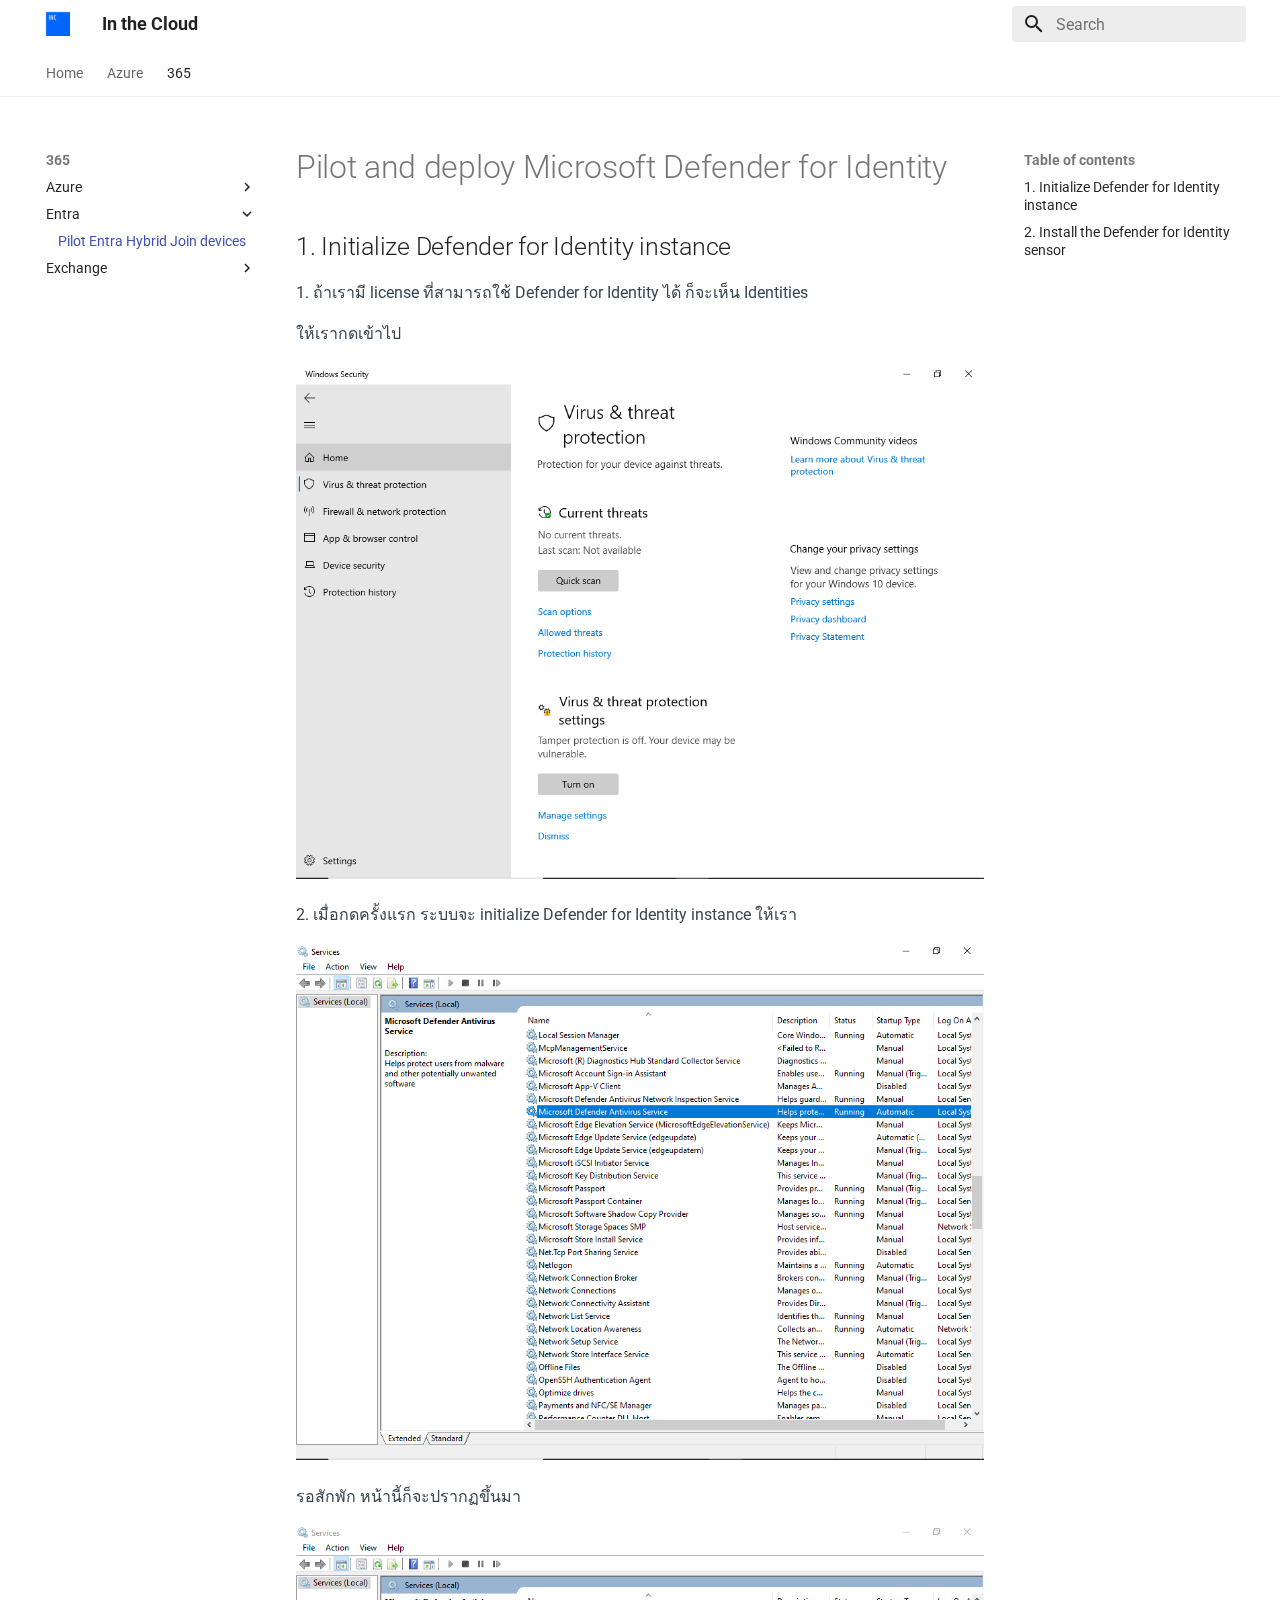
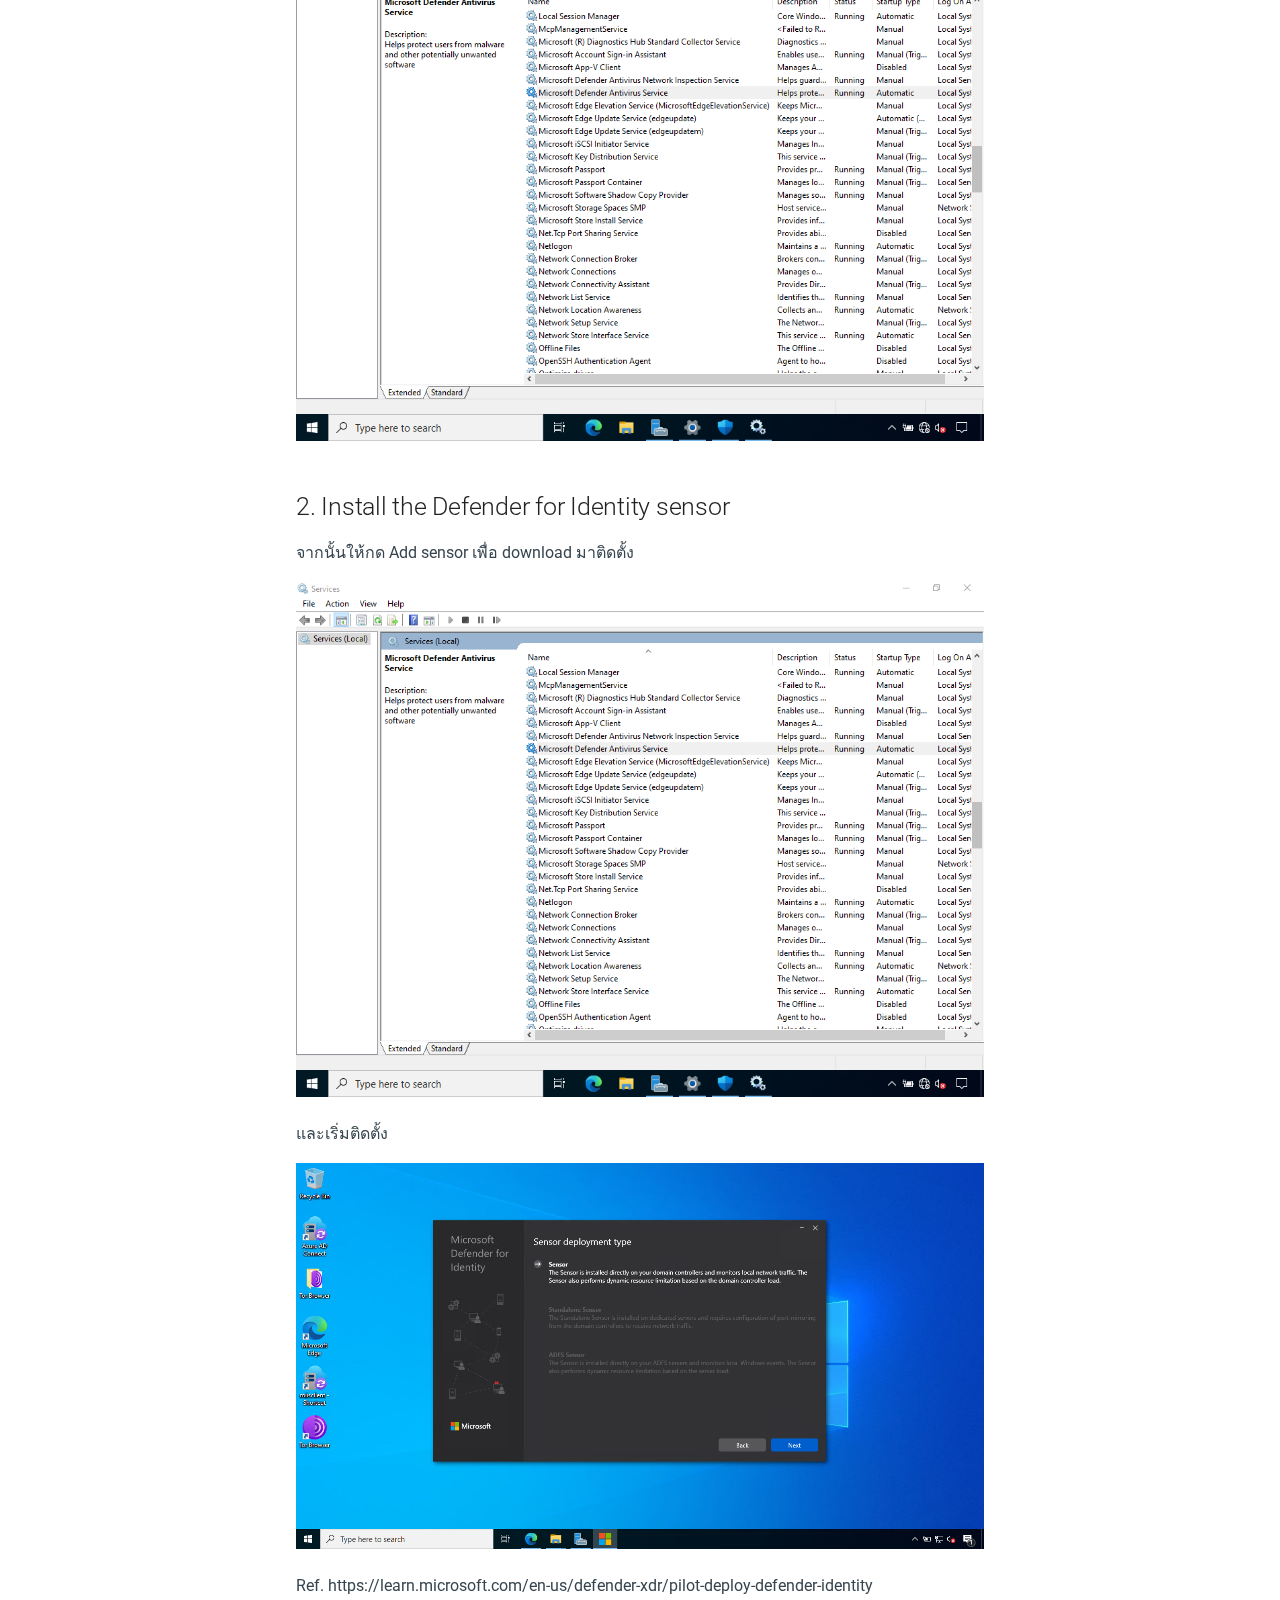
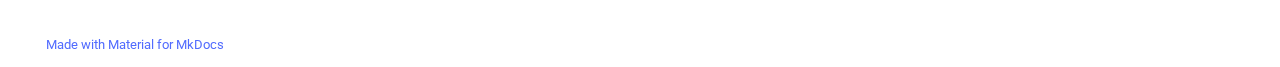
<file: ms/entra/Microsoft-Entra-hybrid-join-targeted-deployment/index.html>
<!doctype html>
<html lang="en" class="no-js">
  <head>
    
      <meta charset="utf-8">
      <meta name="viewport" content="width=device-width,initial-scale=1">
      
      
      
        <link rel="canonical" href="https://inthecloud.co.th/cog/ms/entra/Microsoft-Entra-hybrid-join-targeted-deployment/">
      
      
        <link rel="prev" href="../../azure/Connect-hybrid-machines-with-Azure-Arc-enabled-servers/">
      
      
        <link rel="next" href="../../exchange/Configure-email-authentication-for-your-Microsoft-365-domains/">
      
      
      <link rel="icon" href="../../../assets/images/favicon.png">
      <meta name="generator" content="mkdocs-1.6.0, mkdocs-material-9.5.24">
    
    
      
        <title>Pilot Entra Hybrid Join devices - In the Cloud</title>
      
    
    
      <link rel="stylesheet" href="../../../assets/stylesheets/main.6543a935.min.css">
      
        
        <link rel="stylesheet" href="../../../assets/stylesheets/palette.06af60db.min.css">
      
      


    
    
      
    
    
      
        
        
        <link rel="preconnect" href="https://fonts.gstatic.com" crossorigin>
        <link rel="stylesheet" href="https://fonts.googleapis.com/css?family=Roboto:300,300i,400,400i,700,700i%7CRoboto+Mono:400,400i,700,700i&display=fallback">
        <style>:root{--md-text-font:"Roboto";--md-code-font:"Roboto Mono"}</style>
      
    
    
      <link rel="stylesheet" href="../../../stylesheets/extra.css">
    
    <script>__md_scope=new URL("../../..",location),__md_hash=e=>[...e].reduce((e,_)=>(e<<5)-e+_.charCodeAt(0),0),__md_get=(e,_=localStorage,t=__md_scope)=>JSON.parse(_.getItem(t.pathname+"."+e)),__md_set=(e,_,t=localStorage,a=__md_scope)=>{try{t.setItem(a.pathname+"."+e,JSON.stringify(_))}catch(e){}}</script>
    
      

    
    
    
  </head>
  
  
    
    
    
    
    
    <body dir="ltr" data-md-color-scheme="default" data-md-color-primary="white" data-md-color-accent="indigo">
  
    
    <input class="md-toggle" data-md-toggle="drawer" type="checkbox" id="__drawer" autocomplete="off">
    <input class="md-toggle" data-md-toggle="search" type="checkbox" id="__search" autocomplete="off">
    <label class="md-overlay" for="__drawer"></label>
    <div data-md-component="skip">
      
        
        <a href="#pilot-and-deploy-microsoft-defender-for-identity" class="md-skip">
          Skip to content
        </a>
      
    </div>
    <div data-md-component="announce">
      
    </div>
    
    
      

<header class="md-header" data-md-component="header">
  <nav class="md-header__inner md-grid" aria-label="Header">
    <a href="../../.." title="In the Cloud" class="md-header__button md-logo" aria-label="In the Cloud" data-md-component="logo">
      
  <img src="../../../assets/images/logo.png" alt="logo">

    </a>
    <label class="md-header__button md-icon" for="__drawer">
      
      <svg xmlns="http://www.w3.org/2000/svg" viewBox="0 0 24 24"><path d="M3 6h18v2H3V6m0 5h18v2H3v-2m0 5h18v2H3v-2Z"/></svg>
    </label>
    <div class="md-header__title" data-md-component="header-title">
      <div class="md-header__ellipsis">
        <div class="md-header__topic">
          <span class="md-ellipsis">
            In the Cloud
          </span>
        </div>
        <div class="md-header__topic" data-md-component="header-topic">
          <span class="md-ellipsis">
            
              Pilot Entra Hybrid Join devices
            
          </span>
        </div>
      </div>
    </div>
    
      
    
    
    
    
      <label class="md-header__button md-icon" for="__search">
        
        <svg xmlns="http://www.w3.org/2000/svg" viewBox="0 0 24 24"><path d="M9.5 3A6.5 6.5 0 0 1 16 9.5c0 1.61-.59 3.09-1.56 4.23l.27.27h.79l5 5-1.5 1.5-5-5v-.79l-.27-.27A6.516 6.516 0 0 1 9.5 16 6.5 6.5 0 0 1 3 9.5 6.5 6.5 0 0 1 9.5 3m0 2C7 5 5 7 5 9.5S7 14 9.5 14 14 12 14 9.5 12 5 9.5 5Z"/></svg>
      </label>
      <div class="md-search" data-md-component="search" role="dialog">
  <label class="md-search__overlay" for="__search"></label>
  <div class="md-search__inner" role="search">
    <form class="md-search__form" name="search">
      <input type="text" class="md-search__input" name="query" aria-label="Search" placeholder="Search" autocapitalize="off" autocorrect="off" autocomplete="off" spellcheck="false" data-md-component="search-query" required>
      <label class="md-search__icon md-icon" for="__search">
        
        <svg xmlns="http://www.w3.org/2000/svg" viewBox="0 0 24 24"><path d="M9.5 3A6.5 6.5 0 0 1 16 9.5c0 1.61-.59 3.09-1.56 4.23l.27.27h.79l5 5-1.5 1.5-5-5v-.79l-.27-.27A6.516 6.516 0 0 1 9.5 16 6.5 6.5 0 0 1 3 9.5 6.5 6.5 0 0 1 9.5 3m0 2C7 5 5 7 5 9.5S7 14 9.5 14 14 12 14 9.5 12 5 9.5 5Z"/></svg>
        
        <svg xmlns="http://www.w3.org/2000/svg" viewBox="0 0 24 24"><path d="M20 11v2H8l5.5 5.5-1.42 1.42L4.16 12l7.92-7.92L13.5 5.5 8 11h12Z"/></svg>
      </label>
      <nav class="md-search__options" aria-label="Search">
        
        <button type="reset" class="md-search__icon md-icon" title="Clear" aria-label="Clear" tabindex="-1">
          
          <svg xmlns="http://www.w3.org/2000/svg" viewBox="0 0 24 24"><path d="M19 6.41 17.59 5 12 10.59 6.41 5 5 6.41 10.59 12 5 17.59 6.41 19 12 13.41 17.59 19 19 17.59 13.41 12 19 6.41Z"/></svg>
        </button>
      </nav>
      
    </form>
    <div class="md-search__output">
      <div class="md-search__scrollwrap" data-md-scrollfix>
        <div class="md-search-result" data-md-component="search-result">
          <div class="md-search-result__meta">
            Initializing search
          </div>
          <ol class="md-search-result__list" role="presentation"></ol>
        </div>
      </div>
    </div>
  </div>
</div>
    
    
  </nav>
  
</header>
    
    <div class="md-container" data-md-component="container">
      
      
        
          
            
<nav class="md-tabs" aria-label="Tabs" data-md-component="tabs">
  <div class="md-grid">
    <ul class="md-tabs__list">
      
        
  
  
  
    <li class="md-tabs__item">
      <a href="../../.." class="md-tabs__link">
        
  
    
  
  Home

      </a>
    </li>
  

      
        
  
  
  
    
    
      
  
  
  
    
    
      <li class="md-tabs__item">
        <a href="../../azure/Connect-hybrid-machines-with-Azure-Arc-enabled-servers/" class="md-tabs__link">
          
  
  Azure

        </a>
      </li>
    
  

    
  

      
        
  
  
    
  
  
    
    
      
  
  
    
  
  
    
    
      <li class="md-tabs__item md-tabs__item--active">
        <a href="../../azure/Connect-hybrid-machines-with-Azure-Arc-enabled-servers/" class="md-tabs__link">
          
  
  365

        </a>
      </li>
    
  

    
  

      
    </ul>
  </div>
</nav>
          
        
      
      <main class="md-main" data-md-component="main">
        <div class="md-main__inner md-grid">
          
            
              
              <div class="md-sidebar md-sidebar--primary" data-md-component="sidebar" data-md-type="navigation" >
                <div class="md-sidebar__scrollwrap">
                  <div class="md-sidebar__inner">
                    


  


<nav class="md-nav md-nav--primary md-nav--lifted" aria-label="Navigation" data-md-level="0">
  <label class="md-nav__title" for="__drawer">
    <a href="../../.." title="In the Cloud" class="md-nav__button md-logo" aria-label="In the Cloud" data-md-component="logo">
      
  <img src="../../../assets/images/logo.png" alt="logo">

    </a>
    In the Cloud
  </label>
  
  <ul class="md-nav__list" data-md-scrollfix>
    
      
      
  
  
  
  
    <li class="md-nav__item">
      <a href="../../.." class="md-nav__link">
        
  
  <span class="md-ellipsis">
    Home
  </span>
  

      </a>
    </li>
  

    
      
      
  
  
  
  
    
    
    
      
      
    
    
    <li class="md-nav__item md-nav__item--nested">
      
        
        
        <input class="md-nav__toggle md-toggle " type="checkbox" id="__nav_2" >
        
          
          <label class="md-nav__link" for="__nav_2" id="__nav_2_label" tabindex="0">
            
  
  <span class="md-ellipsis">
    Azure
  </span>
  

            <span class="md-nav__icon md-icon"></span>
          </label>
        
        <nav class="md-nav" data-md-level="1" aria-labelledby="__nav_2_label" aria-expanded="false">
          <label class="md-nav__title" for="__nav_2">
            <span class="md-nav__icon md-icon"></span>
            Azure
          </label>
          <ul class="md-nav__list" data-md-scrollfix>
            
              
                
  
  
  
  
    
    
    
      
      
    
    
    <li class="md-nav__item md-nav__item--nested">
      
        
        
        <input class="md-nav__toggle md-toggle " type="checkbox" id="__nav_2_1" >
        
          
          <label class="md-nav__link" for="__nav_2_1" id="__nav_2_1_label" tabindex="0">
            
  
  <span class="md-ellipsis">
    Azure
  </span>
  

            <span class="md-nav__icon md-icon"></span>
          </label>
        
        <nav class="md-nav" data-md-level="2" aria-labelledby="__nav_2_1_label" aria-expanded="false">
          <label class="md-nav__title" for="__nav_2_1">
            <span class="md-nav__icon md-icon"></span>
            Azure
          </label>
          <ul class="md-nav__list" data-md-scrollfix>
            
              
                
  
  
  
  
    <li class="md-nav__item">
      <a href="../../azure/Connect-hybrid-machines-with-Azure-Arc-enabled-servers/" class="md-nav__link">
        
  
  <span class="md-ellipsis">
    Pilot Azure Arc-enabled servers
  </span>
  

      </a>
    </li>
  

              
            
          </ul>
        </nav>
      
    </li>
  

              
            
              
                
  
  
  
  
    
    
    
      
      
    
    
    <li class="md-nav__item md-nav__item--nested">
      
        
        
        <input class="md-nav__toggle md-toggle " type="checkbox" id="__nav_2_2" >
        
          
          <label class="md-nav__link" for="__nav_2_2" id="__nav_2_2_label" tabindex="0">
            
  
  <span class="md-ellipsis">
    Entra
  </span>
  

            <span class="md-nav__icon md-icon"></span>
          </label>
        
        <nav class="md-nav" data-md-level="2" aria-labelledby="__nav_2_2_label" aria-expanded="false">
          <label class="md-nav__title" for="__nav_2_2">
            <span class="md-nav__icon md-icon"></span>
            Entra
          </label>
          <ul class="md-nav__list" data-md-scrollfix>
            
              
                
  
  
    
  
  
  
    <li class="md-nav__item md-nav__item--active">
      
      <input class="md-nav__toggle md-toggle" type="checkbox" id="__toc">
      
      
        
      
      
        <label class="md-nav__link md-nav__link--active" for="__toc">
          
  
  <span class="md-ellipsis">
    Pilot Entra Hybrid Join devices
  </span>
  

          <span class="md-nav__icon md-icon"></span>
        </label>
      
      <a href="./" class="md-nav__link md-nav__link--active">
        
  
  <span class="md-ellipsis">
    Pilot Entra Hybrid Join devices
  </span>
  

      </a>
      
        

<nav class="md-nav md-nav--secondary" aria-label="Table of contents">
  
  
  
    
  
  
    <label class="md-nav__title" for="__toc">
      <span class="md-nav__icon md-icon"></span>
      Table of contents
    </label>
    <ul class="md-nav__list" data-md-component="toc" data-md-scrollfix>
      
        <li class="md-nav__item">
  <a href="#1-initialize-defender-for-identity-instance" class="md-nav__link">
    <span class="md-ellipsis">
      1. Initialize Defender for Identity instance
    </span>
  </a>
  
</li>
      
        <li class="md-nav__item">
  <a href="#2-install-the-defender-for-identity-sensor" class="md-nav__link">
    <span class="md-ellipsis">
      2. Install the Defender for Identity sensor
    </span>
  </a>
  
</li>
      
    </ul>
  
</nav>
      
    </li>
  

              
            
          </ul>
        </nav>
      
    </li>
  

              
            
              
                
  
  
  
  
    
    
    
      
      
    
    
    <li class="md-nav__item md-nav__item--nested">
      
        
        
        <input class="md-nav__toggle md-toggle " type="checkbox" id="__nav_2_3" >
        
          
          <label class="md-nav__link" for="__nav_2_3" id="__nav_2_3_label" tabindex="0">
            
  
  <span class="md-ellipsis">
    Exchange
  </span>
  

            <span class="md-nav__icon md-icon"></span>
          </label>
        
        <nav class="md-nav" data-md-level="2" aria-labelledby="__nav_2_3_label" aria-expanded="false">
          <label class="md-nav__title" for="__nav_2_3">
            <span class="md-nav__icon md-icon"></span>
            Exchange
          </label>
          <ul class="md-nav__list" data-md-scrollfix>
            
              
                
  
  
  
  
    <li class="md-nav__item">
      <a href="../../exchange/Configure-email-authentication-for-your-Microsoft-365-domains/" class="md-nav__link">
        
  
  <span class="md-ellipsis">
    Setup SPF, DKIM, and DMARC
  </span>
  

      </a>
    </li>
  

              
            
          </ul>
        </nav>
      
    </li>
  

              
            
          </ul>
        </nav>
      
    </li>
  

    
      
      
  
  
    
  
  
  
    
    
    
      
        
        
      
      
    
    
    <li class="md-nav__item md-nav__item--active md-nav__item--section md-nav__item--nested">
      
        
        
        <input class="md-nav__toggle md-toggle " type="checkbox" id="__nav_3" checked>
        
          
          <label class="md-nav__link" for="__nav_3" id="__nav_3_label" tabindex="">
            
  
  <span class="md-ellipsis">
    365
  </span>
  

            <span class="md-nav__icon md-icon"></span>
          </label>
        
        <nav class="md-nav" data-md-level="1" aria-labelledby="__nav_3_label" aria-expanded="true">
          <label class="md-nav__title" for="__nav_3">
            <span class="md-nav__icon md-icon"></span>
            365
          </label>
          <ul class="md-nav__list" data-md-scrollfix>
            
              
                
  
  
  
  
    
    
    
      
      
    
    
    <li class="md-nav__item md-nav__item--nested">
      
        
        
        <input class="md-nav__toggle md-toggle " type="checkbox" id="__nav_3_1" >
        
          
          <label class="md-nav__link" for="__nav_3_1" id="__nav_3_1_label" tabindex="0">
            
  
  <span class="md-ellipsis">
    Azure
  </span>
  

            <span class="md-nav__icon md-icon"></span>
          </label>
        
        <nav class="md-nav" data-md-level="2" aria-labelledby="__nav_3_1_label" aria-expanded="false">
          <label class="md-nav__title" for="__nav_3_1">
            <span class="md-nav__icon md-icon"></span>
            Azure
          </label>
          <ul class="md-nav__list" data-md-scrollfix>
            
              
                
  
  
  
  
    <li class="md-nav__item">
      <a href="../../azure/Connect-hybrid-machines-with-Azure-Arc-enabled-servers/" class="md-nav__link">
        
  
  <span class="md-ellipsis">
    Pilot Azure Arc-enabled servers
  </span>
  

      </a>
    </li>
  

              
            
          </ul>
        </nav>
      
    </li>
  

              
            
              
                
  
  
    
  
  
  
    
    
    
      
      
    
    
    <li class="md-nav__item md-nav__item--active md-nav__item--nested">
      
        
        
        <input class="md-nav__toggle md-toggle " type="checkbox" id="__nav_3_2" checked>
        
          
          <label class="md-nav__link" for="__nav_3_2" id="__nav_3_2_label" tabindex="0">
            
  
  <span class="md-ellipsis">
    Entra
  </span>
  

            <span class="md-nav__icon md-icon"></span>
          </label>
        
        <nav class="md-nav" data-md-level="2" aria-labelledby="__nav_3_2_label" aria-expanded="true">
          <label class="md-nav__title" for="__nav_3_2">
            <span class="md-nav__icon md-icon"></span>
            Entra
          </label>
          <ul class="md-nav__list" data-md-scrollfix>
            
              
                
  
  
    
  
  
  
    <li class="md-nav__item md-nav__item--active">
      
      <input class="md-nav__toggle md-toggle" type="checkbox" id="__toc">
      
      
        
      
      
        <label class="md-nav__link md-nav__link--active" for="__toc">
          
  
  <span class="md-ellipsis">
    Pilot Entra Hybrid Join devices
  </span>
  

          <span class="md-nav__icon md-icon"></span>
        </label>
      
      <a href="./" class="md-nav__link md-nav__link--active">
        
  
  <span class="md-ellipsis">
    Pilot Entra Hybrid Join devices
  </span>
  

      </a>
      
        

<nav class="md-nav md-nav--secondary" aria-label="Table of contents">
  
  
  
    
  
  
    <label class="md-nav__title" for="__toc">
      <span class="md-nav__icon md-icon"></span>
      Table of contents
    </label>
    <ul class="md-nav__list" data-md-component="toc" data-md-scrollfix>
      
        <li class="md-nav__item">
  <a href="#1-initialize-defender-for-identity-instance" class="md-nav__link">
    <span class="md-ellipsis">
      1. Initialize Defender for Identity instance
    </span>
  </a>
  
</li>
      
        <li class="md-nav__item">
  <a href="#2-install-the-defender-for-identity-sensor" class="md-nav__link">
    <span class="md-ellipsis">
      2. Install the Defender for Identity sensor
    </span>
  </a>
  
</li>
      
    </ul>
  
</nav>
      
    </li>
  

              
            
          </ul>
        </nav>
      
    </li>
  

              
            
              
                
  
  
  
  
    
    
    
      
      
    
    
    <li class="md-nav__item md-nav__item--nested">
      
        
        
        <input class="md-nav__toggle md-toggle " type="checkbox" id="__nav_3_3" >
        
          
          <label class="md-nav__link" for="__nav_3_3" id="__nav_3_3_label" tabindex="0">
            
  
  <span class="md-ellipsis">
    Exchange
  </span>
  

            <span class="md-nav__icon md-icon"></span>
          </label>
        
        <nav class="md-nav" data-md-level="2" aria-labelledby="__nav_3_3_label" aria-expanded="false">
          <label class="md-nav__title" for="__nav_3_3">
            <span class="md-nav__icon md-icon"></span>
            Exchange
          </label>
          <ul class="md-nav__list" data-md-scrollfix>
            
              
                
  
  
  
  
    <li class="md-nav__item">
      <a href="../../exchange/Configure-email-authentication-for-your-Microsoft-365-domains/" class="md-nav__link">
        
  
  <span class="md-ellipsis">
    Setup SPF, DKIM, and DMARC
  </span>
  

      </a>
    </li>
  

              
            
          </ul>
        </nav>
      
    </li>
  

              
            
          </ul>
        </nav>
      
    </li>
  

    
  </ul>
</nav>
                  </div>
                </div>
              </div>
            
            
              
              <div class="md-sidebar md-sidebar--secondary" data-md-component="sidebar" data-md-type="toc" >
                <div class="md-sidebar__scrollwrap">
                  <div class="md-sidebar__inner">
                    

<nav class="md-nav md-nav--secondary" aria-label="Table of contents">
  
  
  
    
  
  
    <label class="md-nav__title" for="__toc">
      <span class="md-nav__icon md-icon"></span>
      Table of contents
    </label>
    <ul class="md-nav__list" data-md-component="toc" data-md-scrollfix>
      
        <li class="md-nav__item">
  <a href="#1-initialize-defender-for-identity-instance" class="md-nav__link">
    <span class="md-ellipsis">
      1. Initialize Defender for Identity instance
    </span>
  </a>
  
</li>
      
        <li class="md-nav__item">
  <a href="#2-install-the-defender-for-identity-sensor" class="md-nav__link">
    <span class="md-ellipsis">
      2. Install the Defender for Identity sensor
    </span>
  </a>
  
</li>
      
    </ul>
  
</nav>
                  </div>
                </div>
              </div>
            
          
          
            <div class="md-content" data-md-component="content">
              <article class="md-content__inner md-typeset">
                
                  


<h1 id="pilot-and-deploy-microsoft-defender-for-identity">Pilot and deploy Microsoft Defender for Identity</h1>
<h2 id="1-initialize-defender-for-identity-instance">1. Initialize Defender for Identity instance</h2>
<p>1. ถ้าเรามี license ที่สามารถใช้ Defender for Identity ได้ ก็จะเห็น Identities</p>
<p>ให้เรากดเข้าไป</p>
<p><img alt="alt text" src="../../../assets/screenshots/241206/image-9.png" /></p>
<p>2. เมื่อกดครั้งแรก ระบบจะ initialize Defender for Identity instance ให้เรา</p>
<p><img alt="alt text" src="../../../assets/screenshots/241206/image-10.png" /></p>
<p>รอสักพัก หน้านี้ก็จะปรากฏขึ้นมา</p>
<p><img alt="alt text" src="../../../assets/screenshots/241206/image-8.png" /></p>
<h2 id="2-install-the-defender-for-identity-sensor">2. Install the Defender for Identity sensor</h2>
<p>จากนั้นให้กด Add sensor เพื่อ download มาติดตั้ง</p>
<p><img alt="alt text" src="../../../assets/screenshots/241206/image-7.png" /></p>
<p>และเริ่มติดตั้ง</p>
<p><img alt="alt text" src="../../../assets/screenshots/241206/image-4.png" /></p>
<p>Ref. https://learn.microsoft.com/en-us/defender-xdr/pilot-deploy-defender-identity</p>












                
              </article>
            </div>
          
          
<script>var target=document.getElementById(location.hash.slice(1));target&&target.name&&(target.checked=target.name.startsWith("__tabbed_"))</script>
        </div>
        
          <button type="button" class="md-top md-icon" data-md-component="top" hidden>
  
  <svg xmlns="http://www.w3.org/2000/svg" viewBox="0 0 24 24"><path d="M13 20h-2V8l-5.5 5.5-1.42-1.42L12 4.16l7.92 7.92-1.42 1.42L13 8v12Z"/></svg>
  Back to top
</button>
        
      </main>
      
        <footer class="md-footer">
  
  <div class="md-footer-meta md-typeset">
    <div class="md-footer-meta__inner md-grid">
      <div class="md-copyright">
  
  
    Made with
    <a href="https://squidfunk.github.io/mkdocs-material/" target="_blank" rel="noopener">
      Material for MkDocs
    </a>
  
</div>
      
    </div>
  </div>
</footer>
      
    </div>
    <div class="md-dialog" data-md-component="dialog">
      <div class="md-dialog__inner md-typeset"></div>
    </div>
    
    
    <script id="__config" type="application/json">{"base": "../../..", "features": ["navigation.tabs", "navigation.path", "navigation.top"], "search": "../../../assets/javascripts/workers/search.b8dbb3d2.min.js", "translations": {"clipboard.copied": "Copied to clipboard", "clipboard.copy": "Copy to clipboard", "search.result.more.one": "1 more on this page", "search.result.more.other": "# more on this page", "search.result.none": "No matching documents", "search.result.one": "1 matching document", "search.result.other": "# matching documents", "search.result.placeholder": "Type to start searching", "search.result.term.missing": "Missing", "select.version": "Select version"}}</script>
    
    
      <script src="../../../assets/javascripts/bundle.081f42fc.min.js"></script>
      
    
  </body>
</html>
</file>
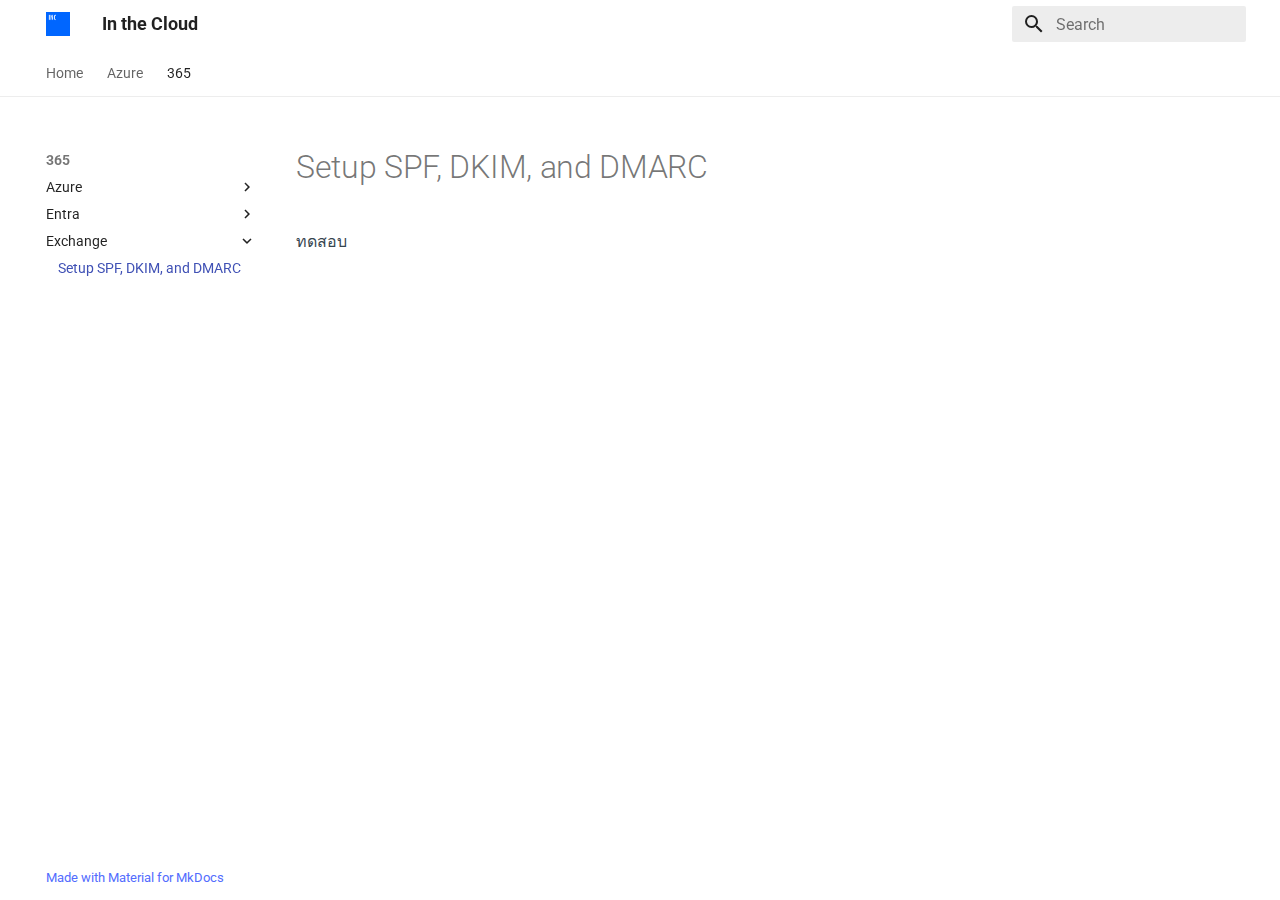
<file: ms/exchange/Configure-email-authentication-for-your-Microsoft-365-domains/index.html>
<!doctype html>
<html lang="en" class="no-js">
  <head>
    
      <meta charset="utf-8">
      <meta name="viewport" content="width=device-width,initial-scale=1">
      
      
      
        <link rel="canonical" href="https://inthecloud.co.th/cog/ms/exchange/Configure-email-authentication-for-your-Microsoft-365-domains/">
      
      
        <link rel="prev" href="../../entra/Microsoft-Entra-hybrid-join-targeted-deployment/">
      
      
      
      <link rel="icon" href="../../../assets/images/favicon.png">
      <meta name="generator" content="mkdocs-1.6.0, mkdocs-material-9.5.24">
    
    
      
        <title>Setup SPF, DKIM, and DMARC - In the Cloud</title>
      
    
    
      <link rel="stylesheet" href="../../../assets/stylesheets/main.6543a935.min.css">
      
        
        <link rel="stylesheet" href="../../../assets/stylesheets/palette.06af60db.min.css">
      
      


    
    
      
    
    
      
        
        
        <link rel="preconnect" href="https://fonts.gstatic.com" crossorigin>
        <link rel="stylesheet" href="https://fonts.googleapis.com/css?family=Roboto:300,300i,400,400i,700,700i%7CRoboto+Mono:400,400i,700,700i&display=fallback">
        <style>:root{--md-text-font:"Roboto";--md-code-font:"Roboto Mono"}</style>
      
    
    
      <link rel="stylesheet" href="../../../stylesheets/extra.css">
    
    <script>__md_scope=new URL("../../..",location),__md_hash=e=>[...e].reduce((e,_)=>(e<<5)-e+_.charCodeAt(0),0),__md_get=(e,_=localStorage,t=__md_scope)=>JSON.parse(_.getItem(t.pathname+"."+e)),__md_set=(e,_,t=localStorage,a=__md_scope)=>{try{t.setItem(a.pathname+"."+e,JSON.stringify(_))}catch(e){}}</script>
    
      

    
    
    
  </head>
  
  
    
    
    
    
    
    <body dir="ltr" data-md-color-scheme="default" data-md-color-primary="white" data-md-color-accent="indigo">
  
    
    <input class="md-toggle" data-md-toggle="drawer" type="checkbox" id="__drawer" autocomplete="off">
    <input class="md-toggle" data-md-toggle="search" type="checkbox" id="__search" autocomplete="off">
    <label class="md-overlay" for="__drawer"></label>
    <div data-md-component="skip">
      
    </div>
    <div data-md-component="announce">
      
    </div>
    
    
      

<header class="md-header" data-md-component="header">
  <nav class="md-header__inner md-grid" aria-label="Header">
    <a href="../../.." title="In the Cloud" class="md-header__button md-logo" aria-label="In the Cloud" data-md-component="logo">
      
  <img src="../../../assets/images/logo.png" alt="logo">

    </a>
    <label class="md-header__button md-icon" for="__drawer">
      
      <svg xmlns="http://www.w3.org/2000/svg" viewBox="0 0 24 24"><path d="M3 6h18v2H3V6m0 5h18v2H3v-2m0 5h18v2H3v-2Z"/></svg>
    </label>
    <div class="md-header__title" data-md-component="header-title">
      <div class="md-header__ellipsis">
        <div class="md-header__topic">
          <span class="md-ellipsis">
            In the Cloud
          </span>
        </div>
        <div class="md-header__topic" data-md-component="header-topic">
          <span class="md-ellipsis">
            
              Setup SPF, DKIM, and DMARC
            
          </span>
        </div>
      </div>
    </div>
    
      
    
    
    
    
      <label class="md-header__button md-icon" for="__search">
        
        <svg xmlns="http://www.w3.org/2000/svg" viewBox="0 0 24 24"><path d="M9.5 3A6.5 6.5 0 0 1 16 9.5c0 1.61-.59 3.09-1.56 4.23l.27.27h.79l5 5-1.5 1.5-5-5v-.79l-.27-.27A6.516 6.516 0 0 1 9.5 16 6.5 6.5 0 0 1 3 9.5 6.5 6.5 0 0 1 9.5 3m0 2C7 5 5 7 5 9.5S7 14 9.5 14 14 12 14 9.5 12 5 9.5 5Z"/></svg>
      </label>
      <div class="md-search" data-md-component="search" role="dialog">
  <label class="md-search__overlay" for="__search"></label>
  <div class="md-search__inner" role="search">
    <form class="md-search__form" name="search">
      <input type="text" class="md-search__input" name="query" aria-label="Search" placeholder="Search" autocapitalize="off" autocorrect="off" autocomplete="off" spellcheck="false" data-md-component="search-query" required>
      <label class="md-search__icon md-icon" for="__search">
        
        <svg xmlns="http://www.w3.org/2000/svg" viewBox="0 0 24 24"><path d="M9.5 3A6.5 6.5 0 0 1 16 9.5c0 1.61-.59 3.09-1.56 4.23l.27.27h.79l5 5-1.5 1.5-5-5v-.79l-.27-.27A6.516 6.516 0 0 1 9.5 16 6.5 6.5 0 0 1 3 9.5 6.5 6.5 0 0 1 9.5 3m0 2C7 5 5 7 5 9.5S7 14 9.5 14 14 12 14 9.5 12 5 9.5 5Z"/></svg>
        
        <svg xmlns="http://www.w3.org/2000/svg" viewBox="0 0 24 24"><path d="M20 11v2H8l5.5 5.5-1.42 1.42L4.16 12l7.92-7.92L13.5 5.5 8 11h12Z"/></svg>
      </label>
      <nav class="md-search__options" aria-label="Search">
        
        <button type="reset" class="md-search__icon md-icon" title="Clear" aria-label="Clear" tabindex="-1">
          
          <svg xmlns="http://www.w3.org/2000/svg" viewBox="0 0 24 24"><path d="M19 6.41 17.59 5 12 10.59 6.41 5 5 6.41 10.59 12 5 17.59 6.41 19 12 13.41 17.59 19 19 17.59 13.41 12 19 6.41Z"/></svg>
        </button>
      </nav>
      
    </form>
    <div class="md-search__output">
      <div class="md-search__scrollwrap" data-md-scrollfix>
        <div class="md-search-result" data-md-component="search-result">
          <div class="md-search-result__meta">
            Initializing search
          </div>
          <ol class="md-search-result__list" role="presentation"></ol>
        </div>
      </div>
    </div>
  </div>
</div>
    
    
  </nav>
  
</header>
    
    <div class="md-container" data-md-component="container">
      
      
        
          
            
<nav class="md-tabs" aria-label="Tabs" data-md-component="tabs">
  <div class="md-grid">
    <ul class="md-tabs__list">
      
        
  
  
  
    <li class="md-tabs__item">
      <a href="../../.." class="md-tabs__link">
        
  
    
  
  Home

      </a>
    </li>
  

      
        
  
  
  
    
    
      
  
  
  
    
    
      <li class="md-tabs__item">
        <a href="../../azure/Connect-hybrid-machines-with-Azure-Arc-enabled-servers/" class="md-tabs__link">
          
  
  Azure

        </a>
      </li>
    
  

    
  

      
        
  
  
    
  
  
    
    
      
  
  
    
  
  
    
    
      <li class="md-tabs__item md-tabs__item--active">
        <a href="../../azure/Connect-hybrid-machines-with-Azure-Arc-enabled-servers/" class="md-tabs__link">
          
  
  365

        </a>
      </li>
    
  

    
  

      
    </ul>
  </div>
</nav>
          
        
      
      <main class="md-main" data-md-component="main">
        <div class="md-main__inner md-grid">
          
            
              
              <div class="md-sidebar md-sidebar--primary" data-md-component="sidebar" data-md-type="navigation" >
                <div class="md-sidebar__scrollwrap">
                  <div class="md-sidebar__inner">
                    


  


<nav class="md-nav md-nav--primary md-nav--lifted" aria-label="Navigation" data-md-level="0">
  <label class="md-nav__title" for="__drawer">
    <a href="../../.." title="In the Cloud" class="md-nav__button md-logo" aria-label="In the Cloud" data-md-component="logo">
      
  <img src="../../../assets/images/logo.png" alt="logo">

    </a>
    In the Cloud
  </label>
  
  <ul class="md-nav__list" data-md-scrollfix>
    
      
      
  
  
  
  
    <li class="md-nav__item">
      <a href="../../.." class="md-nav__link">
        
  
  <span class="md-ellipsis">
    Home
  </span>
  

      </a>
    </li>
  

    
      
      
  
  
  
  
    
    
    
      
      
    
    
    <li class="md-nav__item md-nav__item--nested">
      
        
        
        <input class="md-nav__toggle md-toggle " type="checkbox" id="__nav_2" >
        
          
          <label class="md-nav__link" for="__nav_2" id="__nav_2_label" tabindex="0">
            
  
  <span class="md-ellipsis">
    Azure
  </span>
  

            <span class="md-nav__icon md-icon"></span>
          </label>
        
        <nav class="md-nav" data-md-level="1" aria-labelledby="__nav_2_label" aria-expanded="false">
          <label class="md-nav__title" for="__nav_2">
            <span class="md-nav__icon md-icon"></span>
            Azure
          </label>
          <ul class="md-nav__list" data-md-scrollfix>
            
              
                
  
  
  
  
    
    
    
      
      
    
    
    <li class="md-nav__item md-nav__item--nested">
      
        
        
        <input class="md-nav__toggle md-toggle " type="checkbox" id="__nav_2_1" >
        
          
          <label class="md-nav__link" for="__nav_2_1" id="__nav_2_1_label" tabindex="0">
            
  
  <span class="md-ellipsis">
    Azure
  </span>
  

            <span class="md-nav__icon md-icon"></span>
          </label>
        
        <nav class="md-nav" data-md-level="2" aria-labelledby="__nav_2_1_label" aria-expanded="false">
          <label class="md-nav__title" for="__nav_2_1">
            <span class="md-nav__icon md-icon"></span>
            Azure
          </label>
          <ul class="md-nav__list" data-md-scrollfix>
            
              
                
  
  
  
  
    <li class="md-nav__item">
      <a href="../../azure/Connect-hybrid-machines-with-Azure-Arc-enabled-servers/" class="md-nav__link">
        
  
  <span class="md-ellipsis">
    Pilot Azure Arc-enabled servers
  </span>
  

      </a>
    </li>
  

              
            
          </ul>
        </nav>
      
    </li>
  

              
            
              
                
  
  
  
  
    
    
    
      
      
    
    
    <li class="md-nav__item md-nav__item--nested">
      
        
        
        <input class="md-nav__toggle md-toggle " type="checkbox" id="__nav_2_2" >
        
          
          <label class="md-nav__link" for="__nav_2_2" id="__nav_2_2_label" tabindex="0">
            
  
  <span class="md-ellipsis">
    Entra
  </span>
  

            <span class="md-nav__icon md-icon"></span>
          </label>
        
        <nav class="md-nav" data-md-level="2" aria-labelledby="__nav_2_2_label" aria-expanded="false">
          <label class="md-nav__title" for="__nav_2_2">
            <span class="md-nav__icon md-icon"></span>
            Entra
          </label>
          <ul class="md-nav__list" data-md-scrollfix>
            
              
                
  
  
  
  
    <li class="md-nav__item">
      <a href="../../entra/Microsoft-Entra-hybrid-join-targeted-deployment/" class="md-nav__link">
        
  
  <span class="md-ellipsis">
    Pilot Entra Hybrid Join devices
  </span>
  

      </a>
    </li>
  

              
            
          </ul>
        </nav>
      
    </li>
  

              
            
              
                
  
  
  
  
    
    
    
      
      
    
    
    <li class="md-nav__item md-nav__item--nested">
      
        
        
        <input class="md-nav__toggle md-toggle " type="checkbox" id="__nav_2_3" >
        
          
          <label class="md-nav__link" for="__nav_2_3" id="__nav_2_3_label" tabindex="0">
            
  
  <span class="md-ellipsis">
    Exchange
  </span>
  

            <span class="md-nav__icon md-icon"></span>
          </label>
        
        <nav class="md-nav" data-md-level="2" aria-labelledby="__nav_2_3_label" aria-expanded="false">
          <label class="md-nav__title" for="__nav_2_3">
            <span class="md-nav__icon md-icon"></span>
            Exchange
          </label>
          <ul class="md-nav__list" data-md-scrollfix>
            
              
                
  
  
    
  
  
  
    <li class="md-nav__item md-nav__item--active">
      
      <input class="md-nav__toggle md-toggle" type="checkbox" id="__toc">
      
      
      
      <a href="./" class="md-nav__link md-nav__link--active">
        
  
  <span class="md-ellipsis">
    Setup SPF, DKIM, and DMARC
  </span>
  

      </a>
      
    </li>
  

              
            
          </ul>
        </nav>
      
    </li>
  

              
            
          </ul>
        </nav>
      
    </li>
  

    
      
      
  
  
    
  
  
  
    
    
    
      
        
        
      
      
    
    
    <li class="md-nav__item md-nav__item--active md-nav__item--section md-nav__item--nested">
      
        
        
        <input class="md-nav__toggle md-toggle " type="checkbox" id="__nav_3" checked>
        
          
          <label class="md-nav__link" for="__nav_3" id="__nav_3_label" tabindex="">
            
  
  <span class="md-ellipsis">
    365
  </span>
  

            <span class="md-nav__icon md-icon"></span>
          </label>
        
        <nav class="md-nav" data-md-level="1" aria-labelledby="__nav_3_label" aria-expanded="true">
          <label class="md-nav__title" for="__nav_3">
            <span class="md-nav__icon md-icon"></span>
            365
          </label>
          <ul class="md-nav__list" data-md-scrollfix>
            
              
                
  
  
  
  
    
    
    
      
      
    
    
    <li class="md-nav__item md-nav__item--nested">
      
        
        
        <input class="md-nav__toggle md-toggle " type="checkbox" id="__nav_3_1" >
        
          
          <label class="md-nav__link" for="__nav_3_1" id="__nav_3_1_label" tabindex="0">
            
  
  <span class="md-ellipsis">
    Azure
  </span>
  

            <span class="md-nav__icon md-icon"></span>
          </label>
        
        <nav class="md-nav" data-md-level="2" aria-labelledby="__nav_3_1_label" aria-expanded="false">
          <label class="md-nav__title" for="__nav_3_1">
            <span class="md-nav__icon md-icon"></span>
            Azure
          </label>
          <ul class="md-nav__list" data-md-scrollfix>
            
              
                
  
  
  
  
    <li class="md-nav__item">
      <a href="../../azure/Connect-hybrid-machines-with-Azure-Arc-enabled-servers/" class="md-nav__link">
        
  
  <span class="md-ellipsis">
    Pilot Azure Arc-enabled servers
  </span>
  

      </a>
    </li>
  

              
            
          </ul>
        </nav>
      
    </li>
  

              
            
              
                
  
  
  
  
    
    
    
      
      
    
    
    <li class="md-nav__item md-nav__item--nested">
      
        
        
        <input class="md-nav__toggle md-toggle " type="checkbox" id="__nav_3_2" >
        
          
          <label class="md-nav__link" for="__nav_3_2" id="__nav_3_2_label" tabindex="0">
            
  
  <span class="md-ellipsis">
    Entra
  </span>
  

            <span class="md-nav__icon md-icon"></span>
          </label>
        
        <nav class="md-nav" data-md-level="2" aria-labelledby="__nav_3_2_label" aria-expanded="false">
          <label class="md-nav__title" for="__nav_3_2">
            <span class="md-nav__icon md-icon"></span>
            Entra
          </label>
          <ul class="md-nav__list" data-md-scrollfix>
            
              
                
  
  
  
  
    <li class="md-nav__item">
      <a href="../../entra/Microsoft-Entra-hybrid-join-targeted-deployment/" class="md-nav__link">
        
  
  <span class="md-ellipsis">
    Pilot Entra Hybrid Join devices
  </span>
  

      </a>
    </li>
  

              
            
          </ul>
        </nav>
      
    </li>
  

              
            
              
                
  
  
    
  
  
  
    
    
    
      
      
    
    
    <li class="md-nav__item md-nav__item--active md-nav__item--nested">
      
        
        
        <input class="md-nav__toggle md-toggle " type="checkbox" id="__nav_3_3" checked>
        
          
          <label class="md-nav__link" for="__nav_3_3" id="__nav_3_3_label" tabindex="0">
            
  
  <span class="md-ellipsis">
    Exchange
  </span>
  

            <span class="md-nav__icon md-icon"></span>
          </label>
        
        <nav class="md-nav" data-md-level="2" aria-labelledby="__nav_3_3_label" aria-expanded="true">
          <label class="md-nav__title" for="__nav_3_3">
            <span class="md-nav__icon md-icon"></span>
            Exchange
          </label>
          <ul class="md-nav__list" data-md-scrollfix>
            
              
                
  
  
    
  
  
  
    <li class="md-nav__item md-nav__item--active">
      
      <input class="md-nav__toggle md-toggle" type="checkbox" id="__toc">
      
      
      
      <a href="./" class="md-nav__link md-nav__link--active">
        
  
  <span class="md-ellipsis">
    Setup SPF, DKIM, and DMARC
  </span>
  

      </a>
      
    </li>
  

              
            
          </ul>
        </nav>
      
    </li>
  

              
            
          </ul>
        </nav>
      
    </li>
  

    
  </ul>
</nav>
                  </div>
                </div>
              </div>
            
            
              
              <div class="md-sidebar md-sidebar--secondary" data-md-component="sidebar" data-md-type="toc" >
                <div class="md-sidebar__scrollwrap">
                  <div class="md-sidebar__inner">
                    

<nav class="md-nav md-nav--secondary" aria-label="Table of contents">
  
  
  
  
</nav>
                  </div>
                </div>
              </div>
            
          
          
            <div class="md-content" data-md-component="content">
              <article class="md-content__inner md-typeset">
                
                  


  <h1>Setup SPF, DKIM, and DMARC</h1>

<p>ทดสอบ</p>












                
              </article>
            </div>
          
          
<script>var target=document.getElementById(location.hash.slice(1));target&&target.name&&(target.checked=target.name.startsWith("__tabbed_"))</script>
        </div>
        
          <button type="button" class="md-top md-icon" data-md-component="top" hidden>
  
  <svg xmlns="http://www.w3.org/2000/svg" viewBox="0 0 24 24"><path d="M13 20h-2V8l-5.5 5.5-1.42-1.42L12 4.16l7.92 7.92-1.42 1.42L13 8v12Z"/></svg>
  Back to top
</button>
        
      </main>
      
        <footer class="md-footer">
  
  <div class="md-footer-meta md-typeset">
    <div class="md-footer-meta__inner md-grid">
      <div class="md-copyright">
  
  
    Made with
    <a href="https://squidfunk.github.io/mkdocs-material/" target="_blank" rel="noopener">
      Material for MkDocs
    </a>
  
</div>
      
    </div>
  </div>
</footer>
      
    </div>
    <div class="md-dialog" data-md-component="dialog">
      <div class="md-dialog__inner md-typeset"></div>
    </div>
    
    
    <script id="__config" type="application/json">{"base": "../../..", "features": ["navigation.tabs", "navigation.path", "navigation.top"], "search": "../../../assets/javascripts/workers/search.b8dbb3d2.min.js", "translations": {"clipboard.copied": "Copied to clipboard", "clipboard.copy": "Copy to clipboard", "search.result.more.one": "1 more on this page", "search.result.more.other": "# more on this page", "search.result.none": "No matching documents", "search.result.one": "1 matching document", "search.result.other": "# matching documents", "search.result.placeholder": "Type to start searching", "search.result.term.missing": "Missing", "select.version": "Select version"}}</script>
    
    
      <script src="../../../assets/javascripts/bundle.081f42fc.min.js"></script>
      
    
  </body>
</html>
</file>
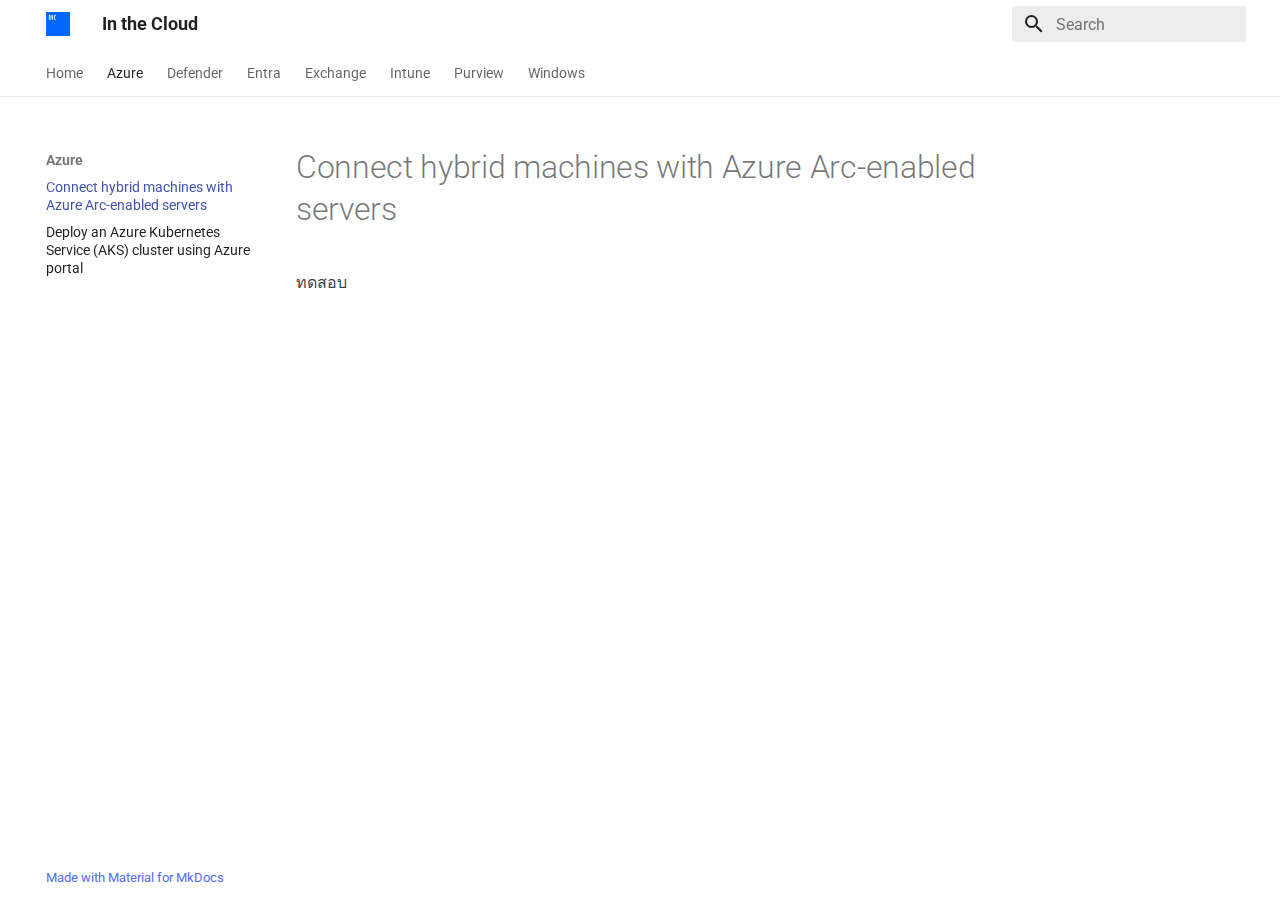
<file: ms/azure/arc-enabled-servers/Connect hybrid machines with Azure Arc-enabled servers/index.html>
<!doctype html>
<html lang="en" class="no-js">
  <head>
    
      <meta charset="utf-8">
      <meta name="viewport" content="width=device-width,initial-scale=1">
      
      
      
        <link rel="canonical" href="https://inthecloud.co.th/cog/ms/azure/arc-enabled-servers/Connect%20hybrid%20machines%20with%20Azure%20Arc-enabled%20servers/">
      
      
        <link rel="prev" href="../../../..">
      
      
        <link rel="next" href="../../Deploy%20an%20Azure%20Kubernetes%20Service%20%28AKS%29%20cluster%20using%20Azure%20portal/">
      
      
      <link rel="icon" href="../../../../assets/images/favicon.png">
      <meta name="generator" content="mkdocs-1.6.0, mkdocs-material-9.5.24">
    
    
      
        <title>Connect hybrid machines with Azure Arc-enabled servers - In the Cloud</title>
      
    
    
      <link rel="stylesheet" href="../../../../assets/stylesheets/main.6543a935.min.css">
      
        
        <link rel="stylesheet" href="../../../../assets/stylesheets/palette.06af60db.min.css">
      
      


    
    
      
    
    
      
        
        
        <link rel="preconnect" href="https://fonts.gstatic.com" crossorigin>
        <link rel="stylesheet" href="https://fonts.googleapis.com/css?family=Roboto:300,300i,400,400i,700,700i%7CRoboto+Mono:400,400i,700,700i&display=fallback">
        <style>:root{--md-text-font:"Roboto";--md-code-font:"Roboto Mono"}</style>
      
    
    
      <link rel="stylesheet" href="../../../../stylesheets/extra.css">
    
    <script>__md_scope=new URL("../../../..",location),__md_hash=e=>[...e].reduce((e,_)=>(e<<5)-e+_.charCodeAt(0),0),__md_get=(e,_=localStorage,t=__md_scope)=>JSON.parse(_.getItem(t.pathname+"."+e)),__md_set=(e,_,t=localStorage,a=__md_scope)=>{try{t.setItem(a.pathname+"."+e,JSON.stringify(_))}catch(e){}}</script>
    
      

    
    
    
  </head>
  
  
    
    
    
    
    
    <body dir="ltr" data-md-color-scheme="default" data-md-color-primary="white" data-md-color-accent="indigo">
  
    
    <input class="md-toggle" data-md-toggle="drawer" type="checkbox" id="__drawer" autocomplete="off">
    <input class="md-toggle" data-md-toggle="search" type="checkbox" id="__search" autocomplete="off">
    <label class="md-overlay" for="__drawer"></label>
    <div data-md-component="skip">
      
    </div>
    <div data-md-component="announce">
      
    </div>
    
    
      

<header class="md-header" data-md-component="header">
  <nav class="md-header__inner md-grid" aria-label="Header">
    <a href="../../../.." title="In the Cloud" class="md-header__button md-logo" aria-label="In the Cloud" data-md-component="logo">
      
  <img src="../../../../assets/logo.png" alt="logo">

    </a>
    <label class="md-header__button md-icon" for="__drawer">
      
      <svg xmlns="http://www.w3.org/2000/svg" viewBox="0 0 24 24"><path d="M3 6h18v2H3V6m0 5h18v2H3v-2m0 5h18v2H3v-2Z"/></svg>
    </label>
    <div class="md-header__title" data-md-component="header-title">
      <div class="md-header__ellipsis">
        <div class="md-header__topic">
          <span class="md-ellipsis">
            In the Cloud
          </span>
        </div>
        <div class="md-header__topic" data-md-component="header-topic">
          <span class="md-ellipsis">
            
              Connect hybrid machines with Azure Arc-enabled servers
            
          </span>
        </div>
      </div>
    </div>
    
      
    
    
    
    
      <label class="md-header__button md-icon" for="__search">
        
        <svg xmlns="http://www.w3.org/2000/svg" viewBox="0 0 24 24"><path d="M9.5 3A6.5 6.5 0 0 1 16 9.5c0 1.61-.59 3.09-1.56 4.23l.27.27h.79l5 5-1.5 1.5-5-5v-.79l-.27-.27A6.516 6.516 0 0 1 9.5 16 6.5 6.5 0 0 1 3 9.5 6.5 6.5 0 0 1 9.5 3m0 2C7 5 5 7 5 9.5S7 14 9.5 14 14 12 14 9.5 12 5 9.5 5Z"/></svg>
      </label>
      <div class="md-search" data-md-component="search" role="dialog">
  <label class="md-search__overlay" for="__search"></label>
  <div class="md-search__inner" role="search">
    <form class="md-search__form" name="search">
      <input type="text" class="md-search__input" name="query" aria-label="Search" placeholder="Search" autocapitalize="off" autocorrect="off" autocomplete="off" spellcheck="false" data-md-component="search-query" required>
      <label class="md-search__icon md-icon" for="__search">
        
        <svg xmlns="http://www.w3.org/2000/svg" viewBox="0 0 24 24"><path d="M9.5 3A6.5 6.5 0 0 1 16 9.5c0 1.61-.59 3.09-1.56 4.23l.27.27h.79l5 5-1.5 1.5-5-5v-.79l-.27-.27A6.516 6.516 0 0 1 9.5 16 6.5 6.5 0 0 1 3 9.5 6.5 6.5 0 0 1 9.5 3m0 2C7 5 5 7 5 9.5S7 14 9.5 14 14 12 14 9.5 12 5 9.5 5Z"/></svg>
        
        <svg xmlns="http://www.w3.org/2000/svg" viewBox="0 0 24 24"><path d="M20 11v2H8l5.5 5.5-1.42 1.42L4.16 12l7.92-7.92L13.5 5.5 8 11h12Z"/></svg>
      </label>
      <nav class="md-search__options" aria-label="Search">
        
        <button type="reset" class="md-search__icon md-icon" title="Clear" aria-label="Clear" tabindex="-1">
          
          <svg xmlns="http://www.w3.org/2000/svg" viewBox="0 0 24 24"><path d="M19 6.41 17.59 5 12 10.59 6.41 5 5 6.41 10.59 12 5 17.59 6.41 19 12 13.41 17.59 19 19 17.59 13.41 12 19 6.41Z"/></svg>
        </button>
      </nav>
      
    </form>
    <div class="md-search__output">
      <div class="md-search__scrollwrap" data-md-scrollfix>
        <div class="md-search-result" data-md-component="search-result">
          <div class="md-search-result__meta">
            Initializing search
          </div>
          <ol class="md-search-result__list" role="presentation"></ol>
        </div>
      </div>
    </div>
  </div>
</div>
    
    
  </nav>
  
</header>
    
    <div class="md-container" data-md-component="container">
      
      
        
          
            
<nav class="md-tabs" aria-label="Tabs" data-md-component="tabs">
  <div class="md-grid">
    <ul class="md-tabs__list">
      
        
  
  
  
    <li class="md-tabs__item">
      <a href="../../../.." class="md-tabs__link">
        
  
    
  
  Home

      </a>
    </li>
  

      
        
  
  
    
  
  
    
    
      <li class="md-tabs__item md-tabs__item--active">
        <a href="./" class="md-tabs__link">
          
  
  Azure

        </a>
      </li>
    
  

      
        
  
  
  
    
    
      <li class="md-tabs__item">
        <a href="../../../defender/Pilot%20and%20deploy%20Microsoft%20Defender%20for%20Identity/" class="md-tabs__link">
          
  
  Defender

        </a>
      </li>
    
  

      
        
  
  
  
    
    
      <li class="md-tabs__item">
        <a href="../../../defender/Pilot%20and%20deploy%20Microsoft%20Defender%20for%20Identity/" class="md-tabs__link">
          
  
  Entra

        </a>
      </li>
    
  

      
        
  
  
  
    
    
      <li class="md-tabs__item">
        <a href="../../../defender/Pilot%20and%20deploy%20Microsoft%20Defender%20for%20Identity/" class="md-tabs__link">
          
  
  Exchange

        </a>
      </li>
    
  

      
        
  
  
  
    
    
      <li class="md-tabs__item">
        <a href="../../../defender/Pilot%20and%20deploy%20Microsoft%20Defender%20for%20Identity/" class="md-tabs__link">
          
  
  Intune

        </a>
      </li>
    
  

      
        
  
  
  
    
    
      <li class="md-tabs__item">
        <a href="../../../defender/Pilot%20and%20deploy%20Microsoft%20Defender%20for%20Identity/" class="md-tabs__link">
          
  
  Purview

        </a>
      </li>
    
  

      
        
  
  
  
    
    
      <li class="md-tabs__item">
        <a href="../../../defender/Pilot%20and%20deploy%20Microsoft%20Defender%20for%20Identity/" class="md-tabs__link">
          
  
  Windows

        </a>
      </li>
    
  

      
    </ul>
  </div>
</nav>
          
        
      
      <main class="md-main" data-md-component="main">
        <div class="md-main__inner md-grid">
          
            
              
              <div class="md-sidebar md-sidebar--primary" data-md-component="sidebar" data-md-type="navigation" >
                <div class="md-sidebar__scrollwrap">
                  <div class="md-sidebar__inner">
                    


  


<nav class="md-nav md-nav--primary md-nav--lifted" aria-label="Navigation" data-md-level="0">
  <label class="md-nav__title" for="__drawer">
    <a href="../../../.." title="In the Cloud" class="md-nav__button md-logo" aria-label="In the Cloud" data-md-component="logo">
      
  <img src="../../../../assets/logo.png" alt="logo">

    </a>
    In the Cloud
  </label>
  
  <ul class="md-nav__list" data-md-scrollfix>
    
      
      
  
  
  
  
    <li class="md-nav__item">
      <a href="../../../.." class="md-nav__link">
        
  
  <span class="md-ellipsis">
    Home
  </span>
  

      </a>
    </li>
  

    
      
      
  
  
    
  
  
  
    
    
    
      
        
        
      
      
    
    
    <li class="md-nav__item md-nav__item--active md-nav__item--section md-nav__item--nested">
      
        
        
        <input class="md-nav__toggle md-toggle " type="checkbox" id="__nav_2" checked>
        
          
          <label class="md-nav__link" for="__nav_2" id="__nav_2_label" tabindex="">
            
  
  <span class="md-ellipsis">
    Azure
  </span>
  

            <span class="md-nav__icon md-icon"></span>
          </label>
        
        <nav class="md-nav" data-md-level="1" aria-labelledby="__nav_2_label" aria-expanded="true">
          <label class="md-nav__title" for="__nav_2">
            <span class="md-nav__icon md-icon"></span>
            Azure
          </label>
          <ul class="md-nav__list" data-md-scrollfix>
            
              
                
  
  
    
  
  
  
    <li class="md-nav__item md-nav__item--active">
      
      <input class="md-nav__toggle md-toggle" type="checkbox" id="__toc">
      
      
      
      <a href="./" class="md-nav__link md-nav__link--active">
        
  
  <span class="md-ellipsis">
    Connect hybrid machines with Azure Arc-enabled servers
  </span>
  

      </a>
      
    </li>
  

              
            
              
                
  
  
  
  
    <li class="md-nav__item">
      <a href="../../Deploy%20an%20Azure%20Kubernetes%20Service%20%28AKS%29%20cluster%20using%20Azure%20portal/" class="md-nav__link">
        
  
  <span class="md-ellipsis">
    Deploy an Azure Kubernetes Service (AKS) cluster using Azure portal
  </span>
  

      </a>
    </li>
  

              
            
          </ul>
        </nav>
      
    </li>
  

    
      
      
  
  
  
  
    
    
    
      
      
    
    
    <li class="md-nav__item md-nav__item--nested">
      
        
        
        <input class="md-nav__toggle md-toggle " type="checkbox" id="__nav_3" >
        
          
          <label class="md-nav__link" for="__nav_3" id="__nav_3_label" tabindex="0">
            
  
  <span class="md-ellipsis">
    Defender
  </span>
  

            <span class="md-nav__icon md-icon"></span>
          </label>
        
        <nav class="md-nav" data-md-level="1" aria-labelledby="__nav_3_label" aria-expanded="false">
          <label class="md-nav__title" for="__nav_3">
            <span class="md-nav__icon md-icon"></span>
            Defender
          </label>
          <ul class="md-nav__list" data-md-scrollfix>
            
              
                
  
  
  
  
    <li class="md-nav__item">
      <a href="../../../defender/Pilot%20and%20deploy%20Microsoft%20Defender%20for%20Identity/" class="md-nav__link">
        
  
  <span class="md-ellipsis">
    Pilot and deploy Microsoft Defender for Identity
  </span>
  

      </a>
    </li>
  

              
            
          </ul>
        </nav>
      
    </li>
  

    
      
      
  
  
  
  
    
    
    
      
      
    
    
    <li class="md-nav__item md-nav__item--nested">
      
        
        
        <input class="md-nav__toggle md-toggle " type="checkbox" id="__nav_4" >
        
          
          <label class="md-nav__link" for="__nav_4" id="__nav_4_label" tabindex="0">
            
  
  <span class="md-ellipsis">
    Entra
  </span>
  

            <span class="md-nav__icon md-icon"></span>
          </label>
        
        <nav class="md-nav" data-md-level="1" aria-labelledby="__nav_4_label" aria-expanded="false">
          <label class="md-nav__title" for="__nav_4">
            <span class="md-nav__icon md-icon"></span>
            Entra
          </label>
          <ul class="md-nav__list" data-md-scrollfix>
            
              
                
  
  
  
  
    <li class="md-nav__item">
      <a href="../../../defender/Pilot%20and%20deploy%20Microsoft%20Defender%20for%20Identity/" class="md-nav__link">
        
  
  <span class="md-ellipsis">
    Pilot and deploy Microsoft Defender for Identity
  </span>
  

      </a>
    </li>
  

              
            
          </ul>
        </nav>
      
    </li>
  

    
      
      
  
  
  
  
    
    
    
      
      
    
    
    <li class="md-nav__item md-nav__item--nested">
      
        
        
        <input class="md-nav__toggle md-toggle " type="checkbox" id="__nav_5" >
        
          
          <label class="md-nav__link" for="__nav_5" id="__nav_5_label" tabindex="0">
            
  
  <span class="md-ellipsis">
    Exchange
  </span>
  

            <span class="md-nav__icon md-icon"></span>
          </label>
        
        <nav class="md-nav" data-md-level="1" aria-labelledby="__nav_5_label" aria-expanded="false">
          <label class="md-nav__title" for="__nav_5">
            <span class="md-nav__icon md-icon"></span>
            Exchange
          </label>
          <ul class="md-nav__list" data-md-scrollfix>
            
              
                
  
  
  
  
    <li class="md-nav__item">
      <a href="../../../defender/Pilot%20and%20deploy%20Microsoft%20Defender%20for%20Identity/" class="md-nav__link">
        
  
  <span class="md-ellipsis">
    Pilot and deploy Microsoft Defender for Identity
  </span>
  

      </a>
    </li>
  

              
            
          </ul>
        </nav>
      
    </li>
  

    
      
      
  
  
  
  
    
    
    
      
      
    
    
    <li class="md-nav__item md-nav__item--nested">
      
        
        
        <input class="md-nav__toggle md-toggle " type="checkbox" id="__nav_6" >
        
          
          <label class="md-nav__link" for="__nav_6" id="__nav_6_label" tabindex="0">
            
  
  <span class="md-ellipsis">
    Intune
  </span>
  

            <span class="md-nav__icon md-icon"></span>
          </label>
        
        <nav class="md-nav" data-md-level="1" aria-labelledby="__nav_6_label" aria-expanded="false">
          <label class="md-nav__title" for="__nav_6">
            <span class="md-nav__icon md-icon"></span>
            Intune
          </label>
          <ul class="md-nav__list" data-md-scrollfix>
            
              
                
  
  
  
  
    <li class="md-nav__item">
      <a href="../../../defender/Pilot%20and%20deploy%20Microsoft%20Defender%20for%20Identity/" class="md-nav__link">
        
  
  <span class="md-ellipsis">
    Pilot and deploy Microsoft Defender for Identity
  </span>
  

      </a>
    </li>
  

              
            
          </ul>
        </nav>
      
    </li>
  

    
      
      
  
  
  
  
    
    
    
      
      
    
    
    <li class="md-nav__item md-nav__item--nested">
      
        
        
        <input class="md-nav__toggle md-toggle " type="checkbox" id="__nav_7" >
        
          
          <label class="md-nav__link" for="__nav_7" id="__nav_7_label" tabindex="0">
            
  
  <span class="md-ellipsis">
    Purview
  </span>
  

            <span class="md-nav__icon md-icon"></span>
          </label>
        
        <nav class="md-nav" data-md-level="1" aria-labelledby="__nav_7_label" aria-expanded="false">
          <label class="md-nav__title" for="__nav_7">
            <span class="md-nav__icon md-icon"></span>
            Purview
          </label>
          <ul class="md-nav__list" data-md-scrollfix>
            
              
                
  
  
  
  
    <li class="md-nav__item">
      <a href="../../../defender/Pilot%20and%20deploy%20Microsoft%20Defender%20for%20Identity/" class="md-nav__link">
        
  
  <span class="md-ellipsis">
    Pilot and deploy Microsoft Defender for Identity
  </span>
  

      </a>
    </li>
  

              
            
          </ul>
        </nav>
      
    </li>
  

    
      
      
  
  
  
  
    
    
    
      
      
    
    
    <li class="md-nav__item md-nav__item--nested">
      
        
        
        <input class="md-nav__toggle md-toggle " type="checkbox" id="__nav_8" >
        
          
          <label class="md-nav__link" for="__nav_8" id="__nav_8_label" tabindex="0">
            
  
  <span class="md-ellipsis">
    Windows
  </span>
  

            <span class="md-nav__icon md-icon"></span>
          </label>
        
        <nav class="md-nav" data-md-level="1" aria-labelledby="__nav_8_label" aria-expanded="false">
          <label class="md-nav__title" for="__nav_8">
            <span class="md-nav__icon md-icon"></span>
            Windows
          </label>
          <ul class="md-nav__list" data-md-scrollfix>
            
              
                
  
  
  
  
    <li class="md-nav__item">
      <a href="../../../defender/Pilot%20and%20deploy%20Microsoft%20Defender%20for%20Identity/" class="md-nav__link">
        
  
  <span class="md-ellipsis">
    Pilot and deploy Microsoft Defender for Identity
  </span>
  

      </a>
    </li>
  

              
            
          </ul>
        </nav>
      
    </li>
  

    
  </ul>
</nav>
                  </div>
                </div>
              </div>
            
            
              
              <div class="md-sidebar md-sidebar--secondary" data-md-component="sidebar" data-md-type="toc" >
                <div class="md-sidebar__scrollwrap">
                  <div class="md-sidebar__inner">
                    

<nav class="md-nav md-nav--secondary" aria-label="Table of contents">
  
  
  
  
</nav>
                  </div>
                </div>
              </div>
            
          
          
            <div class="md-content" data-md-component="content">
              <article class="md-content__inner md-typeset">
                
                  


  <h1>Connect hybrid machines with Azure Arc-enabled servers</h1>

<p>ทดสอบ</p>












                
              </article>
            </div>
          
          
<script>var target=document.getElementById(location.hash.slice(1));target&&target.name&&(target.checked=target.name.startsWith("__tabbed_"))</script>
        </div>
        
          <button type="button" class="md-top md-icon" data-md-component="top" hidden>
  
  <svg xmlns="http://www.w3.org/2000/svg" viewBox="0 0 24 24"><path d="M13 20h-2V8l-5.5 5.5-1.42-1.42L12 4.16l7.92 7.92-1.42 1.42L13 8v12Z"/></svg>
  Back to top
</button>
        
      </main>
      
        <footer class="md-footer">
  
  <div class="md-footer-meta md-typeset">
    <div class="md-footer-meta__inner md-grid">
      <div class="md-copyright">
  
  
    Made with
    <a href="https://squidfunk.github.io/mkdocs-material/" target="_blank" rel="noopener">
      Material for MkDocs
    </a>
  
</div>
      
    </div>
  </div>
</footer>
      
    </div>
    <div class="md-dialog" data-md-component="dialog">
      <div class="md-dialog__inner md-typeset"></div>
    </div>
    
    
    <script id="__config" type="application/json">{"base": "../../../..", "features": ["navigation.tabs", "navigation.path", "navigation.top"], "search": "../../../../assets/javascripts/workers/search.b8dbb3d2.min.js", "translations": {"clipboard.copied": "Copied to clipboard", "clipboard.copy": "Copy to clipboard", "search.result.more.one": "1 more on this page", "search.result.more.other": "# more on this page", "search.result.none": "No matching documents", "search.result.one": "1 matching document", "search.result.other": "# matching documents", "search.result.placeholder": "Type to start searching", "search.result.term.missing": "Missing", "select.version": "Select version"}}</script>
    
    
      <script src="../../../../assets/javascripts/bundle.081f42fc.min.js"></script>
      
    
  </body>
</html>
</file>
<file: stylesheets/extra.css>
.md-typeset p {
    font-size: 16px;
    color: #36454F;
}

/*.md-typeset p {
  font-size: 16px;
}*/

/*.md-typeset h1 {
    font-weight: bold;
    line-height: 35px;
}

.md-typeset h2 {
  font-weight: bold;
  font-size: 24px;
  line-height: 28px;
}*/

.md-typeset ul {
  font-size: 15px;
}

@media only screen and (max-width: 768px) {
.md-grid {
  margin-right: 20px;
  margin-left: 20px; 
}
}

.md-header--shadow {
  box-shadow: 0 0 .2rem #ffffffff, 0 .2rem .4rem #ffff;
  transition: transform .25s cubic-bezier(.1,.7,.1,1), box-shadow .25s;
}

:root, [data-md-color-scheme=default] {
  --md-footer-fg-color: #526cfe;
  --md-footer-fg-color--light: #526cfe;
  --md-footer-fg-color--lighter: #526cfe;
  --md-footer-bg-color: #ffff;
  --md-footer-bg-color--dark: #ffff;
}
</file>
<file: assets/stylesheets/main.6543a935.min.css>
@charset "UTF-8";html{-webkit-text-size-adjust:none;-moz-text-size-adjust:none;text-size-adjust:none;box-sizing:border-box}*,:after,:before{box-sizing:inherit}@media (prefers-reduced-motion){*,:after,:before{transition:none!important}}body{margin:0}a,button,input,label{-webkit-tap-highlight-color:transparent}a{color:inherit;text-decoration:none}hr{border:0;box-sizing:initial;display:block;height:.05rem;overflow:visible;padding:0}small{font-size:80%}sub,sup{line-height:1em}img{border-style:none}table{border-collapse:initial;border-spacing:0}td,th{font-weight:400;vertical-align:top}button{background:#0000;border:0;font-family:inherit;font-size:inherit;margin:0;padding:0}input{border:0;outline:none}:root{--md-primary-fg-color:#4051b5;--md-primary-fg-color--light:#5d6cc0;--md-primary-fg-color--dark:#303fa1;--md-primary-bg-color:#fff;--md-primary-bg-color--light:#ffffffb3;--md-accent-fg-color:#526cfe;--md-accent-fg-color--transparent:#526cfe1a;--md-accent-bg-color:#fff;--md-accent-bg-color--light:#ffffffb3}[data-md-color-scheme=default]{color-scheme:light}[data-md-color-scheme=default] img[src$="#gh-dark-mode-only"],[data-md-color-scheme=default] img[src$="#only-dark"]{display:none}:root,[data-md-color-scheme=default]{--md-hue:225deg;--md-default-fg-color:#000000de;--md-default-fg-color--light:#0000008a;--md-default-fg-color--lighter:#00000052;--md-default-fg-color--lightest:#00000012;--md-default-bg-color:#fff;--md-default-bg-color--light:#ffffffb3;--md-default-bg-color--lighter:#ffffff4d;--md-default-bg-color--lightest:#ffffff1f;--md-code-fg-color:#36464e;--md-code-bg-color:#f5f5f5;--md-code-hl-color:#4287ff;--md-code-hl-color--light:#4287ff1a;--md-code-hl-number-color:#d52a2a;--md-code-hl-special-color:#db1457;--md-code-hl-function-color:#a846b9;--md-code-hl-constant-color:#6e59d9;--md-code-hl-keyword-color:#3f6ec6;--md-code-hl-string-color:#1c7d4d;--md-code-hl-name-color:var(--md-code-fg-color);--md-code-hl-operator-color:var(--md-default-fg-color--light);--md-code-hl-punctuation-color:var(--md-default-fg-color--light);--md-code-hl-comment-color:var(--md-default-fg-color--light);--md-code-hl-generic-color:var(--md-default-fg-color--light);--md-code-hl-variable-color:var(--md-default-fg-color--light);--md-typeset-color:var(--md-default-fg-color);--md-typeset-a-color:var(--md-primary-fg-color);--md-typeset-del-color:#f5503d26;--md-typeset-ins-color:#0bd57026;--md-typeset-kbd-color:#fafafa;--md-typeset-kbd-accent-color:#fff;--md-typeset-kbd-border-color:#b8b8b8;--md-typeset-mark-color:#ffff0080;--md-typeset-table-color:#0000001f;--md-typeset-table-color--light:rgba(0,0,0,.035);--md-admonition-fg-color:var(--md-default-fg-color);--md-admonition-bg-color:var(--md-default-bg-color);--md-warning-fg-color:#000000de;--md-warning-bg-color:#ff9;--md-footer-fg-color:#fff;--md-footer-fg-color--light:#ffffffb3;--md-footer-fg-color--lighter:#ffffff73;--md-footer-bg-color:#000000de;--md-footer-bg-color--dark:#00000052;--md-shadow-z1:0 0.2rem 0.5rem #0000000d,0 0 0.05rem #0000001a;--md-shadow-z2:0 0.2rem 0.5rem #0000001a,0 0 0.05rem #00000040;--md-shadow-z3:0 0.2rem 0.5rem #0003,0 0 0.05rem #00000059}.md-icon svg{fill:currentcolor;display:block;height:1.2rem;width:1.2rem}body{-webkit-font-smoothing:antialiased;-moz-osx-font-smoothing:grayscale;--md-text-font-family:var(--md-text-font,_),-apple-system,BlinkMacSystemFont,Helvetica,Arial,sans-serif;--md-code-font-family:var(--md-code-font,_),SFMono-Regular,Consolas,Menlo,monospace}aside,body,input{font-feature-settings:"kern","liga";color:var(--md-typeset-color);font-family:var(--md-text-font-family)}code,kbd,pre{font-feature-settings:"kern";font-family:var(--md-code-font-family)}:root{--md-typeset-table-sort-icon:url('data:image/svg+xml;charset=utf-8,<svg xmlns="http://www.w3.org/2000/svg" viewBox="0 0 24 24"><path d="m18 21-4-4h3V7h-3l4-4 4 4h-3v10h3M2 19v-2h10v2M2 13v-2h7v2M2 7V5h4v2H2Z"/></svg>');--md-typeset-table-sort-icon--asc:url('data:image/svg+xml;charset=utf-8,<svg xmlns="http://www.w3.org/2000/svg" viewBox="0 0 24 24"><path d="M19 17h3l-4 4-4-4h3V3h2M2 17h10v2H2M6 5v2H2V5m0 6h7v2H2v-2Z"/></svg>');--md-typeset-table-sort-icon--desc:url('data:image/svg+xml;charset=utf-8,<svg xmlns="http://www.w3.org/2000/svg" viewBox="0 0 24 24"><path d="M19 7h3l-4-4-4 4h3v14h2M2 17h10v2H2M6 5v2H2V5m0 6h7v2H2v-2Z"/></svg>')}.md-typeset{-webkit-print-color-adjust:exact;color-adjust:exact;font-size:.8rem;line-height:1.6}@media print{.md-typeset{font-size:.68rem}}.md-typeset blockquote,.md-typeset dl,.md-typeset figure,.md-typeset ol,.md-typeset pre,.md-typeset ul{margin-bottom:1em;margin-top:1em}.md-typeset h1{color:var(--md-default-fg-color--light);font-size:2em;line-height:1.3;margin:0 0 1.25em}.md-typeset h1,.md-typeset h2{font-weight:300;letter-spacing:-.01em}.md-typeset h2{font-size:1.5625em;line-height:1.4;margin:1.6em 0 .64em}.md-typeset h3{font-size:1.25em;font-weight:400;letter-spacing:-.01em;line-height:1.5;margin:1.6em 0 .8em}.md-typeset h2+h3{margin-top:.8em}.md-typeset h4{font-weight:700;letter-spacing:-.01em;margin:1em 0}.md-typeset h5,.md-typeset h6{color:var(--md-default-fg-color--light);font-size:.8em;font-weight:700;letter-spacing:-.01em;margin:1.25em 0}.md-typeset h5{text-transform:uppercase}.md-typeset hr{border-bottom:.05rem solid var(--md-default-fg-color--lightest);display:flow-root;margin:1.5em 0}.md-typeset a{color:var(--md-typeset-a-color);word-break:break-word}.md-typeset a,.md-typeset a:before{transition:color 125ms}.md-typeset a:focus,.md-typeset a:hover{color:var(--md-accent-fg-color)}.md-typeset a:focus code,.md-typeset a:hover code{background-color:var(--md-accent-fg-color--transparent)}.md-typeset a code{color:currentcolor;transition:background-color 125ms}.md-typeset a.focus-visible{outline-color:var(--md-accent-fg-color);outline-offset:.2rem}.md-typeset code,.md-typeset kbd,.md-typeset pre{color:var(--md-code-fg-color);direction:ltr;font-variant-ligatures:none}@media print{.md-typeset code,.md-typeset kbd,.md-typeset pre{white-space:pre-wrap}}.md-typeset code{background-color:var(--md-code-bg-color);border-radius:.1rem;-webkit-box-decoration-break:clone;box-decoration-break:clone;font-size:.85em;padding:0 .2941176471em;word-break:break-word}.md-typeset code:not(.focus-visible){-webkit-tap-highlight-color:transparent;outline:none}.md-typeset pre{display:flow-root;line-height:1.4;position:relative}.md-typeset pre>code{-webkit-box-decoration-break:slice;box-decoration-break:slice;box-shadow:none;display:block;margin:0;outline-color:var(--md-accent-fg-color);overflow:auto;padding:.7720588235em 1.1764705882em;scrollbar-color:var(--md-default-fg-color--lighter) #0000;scrollbar-width:thin;touch-action:auto;word-break:normal}.md-typeset pre>code:hover{scrollbar-color:var(--md-accent-fg-color) #0000}.md-typeset pre>code::-webkit-scrollbar{height:.2rem;width:.2rem}.md-typeset pre>code::-webkit-scrollbar-thumb{background-color:var(--md-default-fg-color--lighter)}.md-typeset pre>code::-webkit-scrollbar-thumb:hover{background-color:var(--md-accent-fg-color)}.md-typeset kbd{background-color:var(--md-typeset-kbd-color);border-radius:.1rem;box-shadow:0 .1rem 0 .05rem var(--md-typeset-kbd-border-color),0 .1rem 0 var(--md-typeset-kbd-border-color),0 -.1rem .2rem var(--md-typeset-kbd-accent-color) inset;color:var(--md-default-fg-color);display:inline-block;font-size:.75em;padding:0 .6666666667em;vertical-align:text-top;word-break:break-word}.md-typeset mark{background-color:var(--md-typeset-mark-color);-webkit-box-decoration-break:clone;box-decoration-break:clone;color:inherit;word-break:break-word}.md-typeset abbr{border-bottom:.05rem dotted var(--md-default-fg-color--light);cursor:help;text-decoration:none}.md-typeset small{opacity:.75}[dir=ltr] .md-typeset sub,[dir=ltr] .md-typeset sup{margin-left:.078125em}[dir=rtl] .md-typeset sub,[dir=rtl] .md-typeset sup{margin-right:.078125em}[dir=ltr] .md-typeset blockquote{padding-left:.6rem}[dir=rtl] .md-typeset blockquote{padding-right:.6rem}[dir=ltr] .md-typeset blockquote{border-left:.2rem solid var(--md-default-fg-color--lighter)}[dir=rtl] .md-typeset blockquote{border-right:.2rem solid var(--md-default-fg-color--lighter)}.md-typeset blockquote{color:var(--md-default-fg-color--light);margin-left:0;margin-right:0}.md-typeset ul{list-style-type:disc}[dir=ltr] .md-typeset ol,[dir=ltr] .md-typeset ul{margin-left:.625em}[dir=rtl] .md-typeset ol,[dir=rtl] .md-typeset ul{margin-right:.625em}.md-typeset ol,.md-typeset ul{padding:0}.md-typeset ol:not([hidden]),.md-typeset ul:not([hidden]){display:flow-root}.md-typeset ol ol,.md-typeset ul ol{list-style-type:lower-alpha}.md-typeset ol ol ol,.md-typeset ul ol ol{list-style-type:lower-roman}[dir=ltr] .md-typeset ol li,[dir=ltr] .md-typeset ul li{margin-left:1.25em}[dir=rtl] .md-typeset ol li,[dir=rtl] .md-typeset ul li{margin-right:1.25em}.md-typeset ol li,.md-typeset ul li{margin-bottom:.5em}.md-typeset ol li blockquote,.md-typeset ol li p,.md-typeset ul li blockquote,.md-typeset ul li p{margin:.5em 0}.md-typeset ol li:last-child,.md-typeset ul li:last-child{margin-bottom:0}[dir=ltr] .md-typeset ol li ol,[dir=ltr] .md-typeset ol li ul,[dir=ltr] .md-typeset ul li ol,[dir=ltr] .md-typeset ul li ul{margin-left:.625em}[dir=rtl] .md-typeset ol li ol,[dir=rtl] .md-typeset ol li ul,[dir=rtl] .md-typeset ul li ol,[dir=rtl] .md-typeset ul li ul{margin-right:.625em}.md-typeset ol li ol,.md-typeset ol li ul,.md-typeset ul li ol,.md-typeset ul li ul{margin-bottom:.5em;margin-top:.5em}[dir=ltr] .md-typeset dd{margin-left:1.875em}[dir=rtl] .md-typeset dd{margin-right:1.875em}.md-typeset dd{margin-bottom:1.5em;margin-top:1em}.md-typeset img,.md-typeset svg,.md-typeset video{height:auto;max-width:100%}.md-typeset img[align=left]{margin:1em 1em 1em 0}.md-typeset img[align=right]{margin:1em 0 1em 1em}.md-typeset img[align]:only-child{margin-top:0}.md-typeset figure{display:flow-root;margin:1em auto;max-width:100%;text-align:center;width:-moz-fit-content;width:fit-content}.md-typeset figure img{display:block;margin:0 auto}.md-typeset figcaption{font-style:italic;margin:1em auto;max-width:24rem}.md-typeset iframe{max-width:100%}.md-typeset table:not([class]){background-color:var(--md-default-bg-color);border:.05rem solid var(--md-typeset-table-color);border-radius:.1rem;display:inline-block;font-size:.64rem;max-width:100%;overflow:auto;touch-action:auto}@media print{.md-typeset table:not([class]){display:table}}.md-typeset table:not([class])+*{margin-top:1.5em}.md-typeset table:not([class]) td>:first-child,.md-typeset table:not([class]) th>:first-child{margin-top:0}.md-typeset table:not([class]) td>:last-child,.md-typeset table:not([class]) th>:last-child{margin-bottom:0}.md-typeset table:not([class]) td:not([align]),.md-typeset table:not([class]) th:not([align]){text-align:left}[dir=rtl] .md-typeset table:not([class]) td:not([align]),[dir=rtl] .md-typeset table:not([class]) th:not([align]){text-align:right}.md-typeset table:not([class]) th{font-weight:700;min-width:5rem;padding:.9375em 1.25em;vertical-align:top}.md-typeset table:not([class]) td{border-top:.05rem solid var(--md-typeset-table-color);padding:.9375em 1.25em;vertical-align:top}.md-typeset table:not([class]) tbody tr{transition:background-color 125ms}.md-typeset table:not([class]) tbody tr:hover{background-color:var(--md-typeset-table-color--light);box-shadow:0 .05rem 0 var(--md-default-bg-color) inset}.md-typeset table:not([class]) a{word-break:normal}.md-typeset table th[role=columnheader]{cursor:pointer}[dir=ltr] .md-typeset table th[role=columnheader]:after{margin-left:.5em}[dir=rtl] .md-typeset table th[role=columnheader]:after{margin-right:.5em}.md-typeset table th[role=columnheader]:after{content:"";display:inline-block;height:1.2em;-webkit-mask-image:var(--md-typeset-table-sort-icon);mask-image:var(--md-typeset-table-sort-icon);-webkit-mask-repeat:no-repeat;mask-repeat:no-repeat;-webkit-mask-size:contain;mask-size:contain;transition:background-color 125ms;vertical-align:text-bottom;width:1.2em}.md-typeset table th[role=columnheader]:hover:after{background-color:var(--md-default-fg-color--lighter)}.md-typeset table th[role=columnheader][aria-sort=ascending]:after{background-color:var(--md-default-fg-color--light);-webkit-mask-image:var(--md-typeset-table-sort-icon--asc);mask-image:var(--md-typeset-table-sort-icon--asc)}.md-typeset table th[role=columnheader][aria-sort=descending]:after{background-color:var(--md-default-fg-color--light);-webkit-mask-image:var(--md-typeset-table-sort-icon--desc);mask-image:var(--md-typeset-table-sort-icon--desc)}.md-typeset__scrollwrap{margin:1em -.8rem;overflow-x:auto;touch-action:auto}.md-typeset__table{display:inline-block;margin-bottom:.5em;padding:0 .8rem}@media print{.md-typeset__table{display:block}}html .md-typeset__table table{display:table;margin:0;overflow:hidden;width:100%}@media screen and (max-width:44.984375em){.md-content__inner>pre{margin:1em -.8rem}.md-content__inner>pre code{border-radius:0}}.md-typeset .md-author{border-radius:100%;display:block;flex-shrink:0;height:1.6rem;overflow:hidden;position:relative;transition:color 125ms,transform 125ms;width:1.6rem}.md-typeset .md-author img{display:block}.md-typeset .md-author--more{background:var(--md-default-fg-color--lightest);color:var(--md-default-fg-color--lighter);font-size:.6rem;font-weight:700;line-height:1.6rem;text-align:center}.md-typeset .md-author--long{height:2.4rem;width:2.4rem}.md-typeset a.md-author{transform:scale(1)}.md-typeset a.md-author img{border-radius:100%;filter:grayscale(100%) opacity(75%);transition:filter 125ms}.md-typeset a.md-author:focus,.md-typeset a.md-author:hover{transform:scale(1.1);z-index:1}.md-typeset a.md-author:focus img,.md-typeset a.md-author:hover img{filter:grayscale(0)}.md-banner{background-color:var(--md-footer-bg-color);color:var(--md-footer-fg-color);overflow:auto}@media print{.md-banner{display:none}}.md-banner--warning{background-color:var(--md-warning-bg-color);color:var(--md-warning-fg-color)}.md-banner__inner{font-size:.7rem;margin:.6rem auto;padding:0 .8rem}[dir=ltr] .md-banner__button{float:right}[dir=rtl] .md-banner__button{float:left}.md-banner__button{color:inherit;cursor:pointer;transition:opacity .25s}.no-js .md-banner__button{display:none}.md-banner__button:hover{opacity:.7}html{font-size:125%;height:100%;overflow-x:hidden}@media screen and (min-width:100em){html{font-size:137.5%}}@media screen and (min-width:125em){html{font-size:150%}}body{background-color:var(--md-default-bg-color);display:flex;flex-direction:column;font-size:.5rem;min-height:100%;position:relative;width:100%}@media print{body{display:block}}@media screen and (max-width:59.984375em){body[data-md-scrolllock]{position:fixed}}.md-grid{margin-left:auto;margin-right:auto;max-width:61rem}.md-container{display:flex;flex-direction:column;flex-grow:1}@media print{.md-container{display:block}}.md-main{flex-grow:1}.md-main__inner{display:flex;height:100%;margin-top:1.5rem}.md-ellipsis{overflow:hidden;text-overflow:ellipsis}.md-toggle{display:none}.md-option{height:0;opacity:0;position:absolute;width:0}.md-option:checked+label:not([hidden]){display:block}.md-option.focus-visible+label{outline-color:var(--md-accent-fg-color);outline-style:auto}.md-skip{background-color:var(--md-default-fg-color);border-radius:.1rem;color:var(--md-default-bg-color);font-size:.64rem;margin:.5rem;opacity:0;outline-color:var(--md-accent-fg-color);padding:.3rem .5rem;position:fixed;transform:translateY(.4rem);z-index:-1}.md-skip:focus{opacity:1;transform:translateY(0);transition:transform .25s cubic-bezier(.4,0,.2,1),opacity 175ms 75ms;z-index:10}@page{margin:25mm}:root{--md-clipboard-icon:url('data:image/svg+xml;charset=utf-8,<svg xmlns="http://www.w3.org/2000/svg" viewBox="0 0 24 24"><path d="M19 21H8V7h11m0-2H8a2 2 0 0 0-2 2v14a2 2 0 0 0 2 2h11a2 2 0 0 0 2-2V7a2 2 0 0 0-2-2m-3-4H4a2 2 0 0 0-2 2v14h2V3h12V1Z"/></svg>')}.md-clipboard{border-radius:.1rem;color:var(--md-default-fg-color--lightest);cursor:pointer;height:1.5em;outline-color:var(--md-accent-fg-color);outline-offset:.1rem;position:absolute;right:.5em;top:.5em;transition:color .25s;width:1.5em;z-index:1}@media print{.md-clipboard{display:none}}.md-clipboard:not(.focus-visible){-webkit-tap-highlight-color:transparent;outline:none}:hover>.md-clipboard{color:var(--md-default-fg-color--light)}.md-clipboard:focus,.md-clipboard:hover{color:var(--md-accent-fg-color)}.md-clipboard:after{background-color:currentcolor;content:"";display:block;height:1.125em;margin:0 auto;-webkit-mask-image:var(--md-clipboard-icon);mask-image:var(--md-clipboard-icon);-webkit-mask-position:center;mask-position:center;-webkit-mask-repeat:no-repeat;mask-repeat:no-repeat;-webkit-mask-size:contain;mask-size:contain;width:1.125em}.md-clipboard--inline{cursor:pointer}.md-clipboard--inline code{transition:color .25s,background-color .25s}.md-clipboard--inline:focus code,.md-clipboard--inline:hover code{background-color:var(--md-accent-fg-color--transparent);color:var(--md-accent-fg-color)}.md-typeset .md-code__content{display:grid}@keyframes consent{0%{opacity:0;transform:translateY(100%)}to{opacity:1;transform:translateY(0)}}@keyframes overlay{0%{opacity:0}to{opacity:1}}.md-consent__overlay{animation:overlay .25s both;-webkit-backdrop-filter:blur(.1rem);backdrop-filter:blur(.1rem);background-color:#0000008a;height:100%;opacity:1;position:fixed;top:0;width:100%;z-index:5}.md-consent__inner{animation:consent .5s cubic-bezier(.1,.7,.1,1) both;background-color:var(--md-default-bg-color);border:0;border-radius:.1rem;bottom:0;box-shadow:0 0 .2rem #0000001a,0 .2rem .4rem #0003;max-height:100%;overflow:auto;padding:0;position:fixed;width:100%;z-index:5}.md-consent__form{padding:.8rem}.md-consent__settings{display:none;margin:1em 0}input:checked+.md-consent__settings{display:block}.md-consent__controls{margin-bottom:.8rem}.md-typeset .md-consent__controls .md-button{display:inline}@media screen and (max-width:44.984375em){.md-typeset .md-consent__controls .md-button{display:block;margin-top:.4rem;text-align:center;width:100%}}.md-consent label{cursor:pointer}.md-content{flex-grow:1;min-width:0}.md-content__inner{margin:0 .8rem 1.2rem;padding-top:.6rem}@media screen and (min-width:76.25em){[dir=ltr] .md-sidebar--primary:not([hidden])~.md-content>.md-content__inner{margin-left:1.2rem}[dir=ltr] .md-sidebar--secondary:not([hidden])~.md-content>.md-content__inner,[dir=rtl] .md-sidebar--primary:not([hidden])~.md-content>.md-content__inner{margin-right:1.2rem}[dir=rtl] .md-sidebar--secondary:not([hidden])~.md-content>.md-content__inner{margin-left:1.2rem}}.md-content__inner:before{content:"";display:block;height:.4rem}.md-content__inner>:last-child{margin-bottom:0}[dir=ltr] .md-content__button{float:right}[dir=rtl] .md-content__button{float:left}[dir=ltr] .md-content__button{margin-left:.4rem}[dir=rtl] .md-content__button{margin-right:.4rem}.md-content__button{margin:.4rem 0;padding:0}@media print{.md-content__button{display:none}}.md-typeset .md-content__button{color:var(--md-default-fg-color--lighter)}.md-content__button svg{display:inline;vertical-align:top}[dir=rtl] .md-content__button svg{transform:scaleX(-1)}[dir=ltr] .md-dialog{right:.8rem}[dir=rtl] .md-dialog{left:.8rem}.md-dialog{background-color:var(--md-default-fg-color);border-radius:.1rem;bottom:.8rem;box-shadow:var(--md-shadow-z3);min-width:11.1rem;opacity:0;padding:.4rem .6rem;pointer-events:none;position:fixed;transform:translateY(100%);transition:transform 0ms .4s,opacity .4s;z-index:4}@media print{.md-dialog{display:none}}.md-dialog--active{opacity:1;pointer-events:auto;transform:translateY(0);transition:transform .4s cubic-bezier(.075,.85,.175,1),opacity .4s}.md-dialog__inner{color:var(--md-default-bg-color);font-size:.7rem}.md-feedback{margin:2em 0 1em;text-align:center}.md-feedback fieldset{border:none;margin:0;padding:0}.md-feedback__title{font-weight:700;margin:1em auto}.md-feedback__inner{position:relative}.md-feedback__list{display:flex;flex-wrap:wrap;place-content:baseline center;position:relative}.md-feedback__list:hover .md-icon:not(:disabled){color:var(--md-default-fg-color--lighter)}:disabled .md-feedback__list{min-height:1.8rem}.md-feedback__icon{color:var(--md-default-fg-color--light);cursor:pointer;flex-shrink:0;margin:0 .1rem;transition:color 125ms}.md-feedback__icon:not(:disabled).md-icon:hover{color:var(--md-accent-fg-color)}.md-feedback__icon:disabled{color:var(--md-default-fg-color--lightest);pointer-events:none}.md-feedback__note{opacity:0;position:relative;transform:translateY(.4rem);transition:transform .4s cubic-bezier(.1,.7,.1,1),opacity .15s}.md-feedback__note>*{margin:0 auto;max-width:16rem}:disabled .md-feedback__note{opacity:1;transform:translateY(0)}.md-footer{background-color:var(--md-footer-bg-color);color:var(--md-footer-fg-color)}@media print{.md-footer{display:none}}.md-footer__inner{justify-content:space-between;overflow:auto;padding:.2rem}.md-footer__inner:not([hidden]){display:flex}.md-footer__link{align-items:end;display:flex;flex-grow:0.01;margin-bottom:.4rem;margin-top:1rem;max-width:100%;outline-color:var(--md-accent-fg-color);overflow:hidden;transition:opacity .25s}.md-footer__link:focus,.md-footer__link:hover{opacity:.7}[dir=rtl] .md-footer__link svg{transform:scaleX(-1)}@media screen and (max-width:44.984375em){.md-footer__link--prev{flex-shrink:0}.md-footer__link--prev .md-footer__title{display:none}}[dir=ltr] .md-footer__link--next{margin-left:auto}[dir=rtl] .md-footer__link--next{margin-right:auto}.md-footer__link--next{text-align:right}[dir=rtl] .md-footer__link--next{text-align:left}.md-footer__title{flex-grow:1;font-size:.9rem;margin-bottom:.7rem;max-width:calc(100% - 2.4rem);padding:0 1rem;white-space:nowrap}.md-footer__button{margin:.2rem;padding:.4rem}.md-footer__direction{font-size:.64rem;opacity:.7}.md-footer-meta{background-color:var(--md-footer-bg-color--dark)}.md-footer-meta__inner{display:flex;flex-wrap:wrap;justify-content:space-between;padding:.2rem}html .md-footer-meta.md-typeset a{color:var(--md-footer-fg-color--light)}html .md-footer-meta.md-typeset a:focus,html .md-footer-meta.md-typeset a:hover{color:var(--md-footer-fg-color)}.md-copyright{color:var(--md-footer-fg-color--lighter);font-size:.64rem;margin:auto .6rem;padding:.4rem 0;width:100%}@media screen and (min-width:45em){.md-copyright{width:auto}}.md-copyright__highlight{color:var(--md-footer-fg-color--light)}.md-social{display:inline-flex;gap:.2rem;margin:0 .4rem;padding:.2rem 0 .6rem}@media screen and (min-width:45em){.md-social{padding:.6rem 0}}.md-social__link{display:inline-block;height:1.6rem;text-align:center;width:1.6rem}.md-social__link:before{line-height:1.9}.md-social__link svg{fill:currentcolor;max-height:.8rem;vertical-align:-25%}.md-typeset .md-button{border:.1rem solid;border-radius:.1rem;color:var(--md-primary-fg-color);cursor:pointer;display:inline-block;font-weight:700;padding:.625em 2em;transition:color 125ms,background-color 125ms,border-color 125ms}.md-typeset .md-button--primary{background-color:var(--md-primary-fg-color);border-color:var(--md-primary-fg-color);color:var(--md-primary-bg-color)}.md-typeset .md-button:focus,.md-typeset .md-button:hover{background-color:var(--md-accent-fg-color);border-color:var(--md-accent-fg-color);color:var(--md-accent-bg-color)}[dir=ltr] .md-typeset .md-input{border-top-left-radius:.1rem}[dir=ltr] .md-typeset .md-input,[dir=rtl] .md-typeset .md-input{border-top-right-radius:.1rem}[dir=rtl] .md-typeset .md-input{border-top-left-radius:.1rem}.md-typeset .md-input{border-bottom:.1rem solid var(--md-default-fg-color--lighter);box-shadow:var(--md-shadow-z1);font-size:.8rem;height:1.8rem;padding:0 .6rem;transition:border .25s,box-shadow .25s}.md-typeset .md-input:focus,.md-typeset .md-input:hover{border-bottom-color:var(--md-accent-fg-color);box-shadow:var(--md-shadow-z2)}.md-typeset .md-input--stretch{width:100%}.md-header{background-color:var(--md-primary-fg-color);box-shadow:0 0 .2rem #0000,0 .2rem .4rem #0000;color:var(--md-primary-bg-color);display:block;left:0;position:sticky;right:0;top:0;z-index:4}@media print{.md-header{display:none}}.md-header[hidden]{transform:translateY(-100%);transition:transform .25s cubic-bezier(.8,0,.6,1),box-shadow .25s}.md-header--shadow{box-shadow:0 0 .2rem #0000001a,0 .2rem .4rem #0003;transition:transform .25s cubic-bezier(.1,.7,.1,1),box-shadow .25s}.md-header__inner{align-items:center;display:flex;padding:0 .2rem}.md-header__button{color:currentcolor;cursor:pointer;margin:.2rem;outline-color:var(--md-accent-fg-color);padding:.4rem;position:relative;transition:opacity .25s;vertical-align:middle;z-index:1}.md-header__button:hover{opacity:.7}.md-header__button:not([hidden]){display:inline-block}.md-header__button:not(.focus-visible){-webkit-tap-highlight-color:transparent;outline:none}.md-header__button.md-logo{margin:.2rem;padding:.4rem}@media screen and (max-width:76.234375em){.md-header__button.md-logo{display:none}}.md-header__button.md-logo img,.md-header__button.md-logo svg{fill:currentcolor;display:block;height:1.2rem;width:auto}@media screen and (min-width:60em){.md-header__button[for=__search]{display:none}}.no-js .md-header__button[for=__search]{display:none}[dir=rtl] .md-header__button[for=__search] svg{transform:scaleX(-1)}@media screen and (min-width:76.25em){.md-header__button[for=__drawer]{display:none}}.md-header__topic{display:flex;max-width:100%;position:absolute;transition:transform .4s cubic-bezier(.1,.7,.1,1),opacity .15s;white-space:nowrap}.md-header__topic+.md-header__topic{opacity:0;pointer-events:none;transform:translateX(1.25rem);transition:transform .4s cubic-bezier(1,.7,.1,.1),opacity .15s;z-index:-1}[dir=rtl] .md-header__topic+.md-header__topic{transform:translateX(-1.25rem)}.md-header__topic:first-child{font-weight:700}[dir=ltr] .md-header__title{margin-left:1rem;margin-right:.4rem}[dir=rtl] .md-header__title{margin-left:.4rem;margin-right:1rem}.md-header__title{flex-grow:1;font-size:.9rem;height:2.4rem;line-height:2.4rem}.md-header__title--active .md-header__topic{opacity:0;pointer-events:none;transform:translateX(-1.25rem);transition:transform .4s cubic-bezier(1,.7,.1,.1),opacity .15s;z-index:-1}[dir=rtl] .md-header__title--active .md-header__topic{transform:translateX(1.25rem)}.md-header__title--active .md-header__topic+.md-header__topic{opacity:1;pointer-events:auto;transform:translateX(0);transition:transform .4s cubic-bezier(.1,.7,.1,1),opacity .15s;z-index:0}.md-header__title>.md-header__ellipsis{height:100%;position:relative;width:100%}.md-header__option{display:flex;flex-shrink:0;max-width:100%;transition:max-width 0ms .25s,opacity .25s .25s;white-space:nowrap}[data-md-toggle=search]:checked~.md-header .md-header__option{max-width:0;opacity:0;transition:max-width 0ms,opacity 0ms}.md-header__option>input{bottom:0}.md-header__source{display:none}@media screen and (min-width:60em){[dir=ltr] .md-header__source{margin-left:1rem}[dir=rtl] .md-header__source{margin-right:1rem}.md-header__source{display:block;max-width:11.7rem;width:11.7rem}}@media screen and (min-width:76.25em){[dir=ltr] .md-header__source{margin-left:1.4rem}[dir=rtl] .md-header__source{margin-right:1.4rem}}.md-meta{color:var(--md-default-fg-color--light);font-size:.7rem;line-height:1.3}.md-meta__list{display:inline-flex;flex-wrap:wrap;list-style:none;margin:0;padding:0}.md-meta__item:not(:last-child):after{content:"·";margin-left:.2rem;margin-right:.2rem}.md-meta__link{color:var(--md-typeset-a-color)}.md-meta__link:focus,.md-meta__link:hover{color:var(--md-accent-fg-color)}.md-draft{background-color:#ff1744;border-radius:.125em;color:#fff;display:inline-block;font-weight:700;padding-left:.5714285714em;padding-right:.5714285714em}:root{--md-nav-icon--prev:url('data:image/svg+xml;charset=utf-8,<svg xmlns="http://www.w3.org/2000/svg" viewBox="0 0 24 24"><path d="M20 11v2H8l5.5 5.5-1.42 1.42L4.16 12l7.92-7.92L13.5 5.5 8 11h12Z"/></svg>');--md-nav-icon--next:url('data:image/svg+xml;charset=utf-8,<svg xmlns="http://www.w3.org/2000/svg" viewBox="0 0 24 24"><path d="M8.59 16.58 13.17 12 8.59 7.41 10 6l6 6-6 6-1.41-1.42Z"/></svg>');--md-toc-icon:url('data:image/svg+xml;charset=utf-8,<svg xmlns="http://www.w3.org/2000/svg" viewBox="0 0 24 24"><path d="M3 9h14V7H3v2m0 4h14v-2H3v2m0 4h14v-2H3v2m16 0h2v-2h-2v2m0-10v2h2V7h-2m0 6h2v-2h-2v2Z"/></svg>')}.md-nav{font-size:.7rem;line-height:1.3}.md-nav__title{color:var(--md-default-fg-color--light);display:block;font-weight:700;overflow:hidden;padding:0 .6rem;text-overflow:ellipsis}.md-nav__title .md-nav__button{display:none}.md-nav__title .md-nav__button img{height:100%;width:auto}.md-nav__title .md-nav__button.md-logo img,.md-nav__title .md-nav__button.md-logo svg{fill:currentcolor;display:block;height:2.4rem;max-width:100%;object-fit:contain;width:auto}.md-nav__list{list-style:none;margin:0;padding:0}.md-nav__link{align-items:flex-start;display:flex;gap:.4rem;margin-top:.625em;scroll-snap-align:start;transition:color 125ms}.md-nav__link--passed{color:var(--md-default-fg-color--light)}.md-nav__item .md-nav__link--active,.md-nav__item .md-nav__link--active code{color:var(--md-typeset-a-color)}.md-nav__link .md-ellipsis{position:relative}[dir=ltr] .md-nav__link .md-icon:last-child{margin-left:auto}[dir=rtl] .md-nav__link .md-icon:last-child{margin-right:auto}.md-nav__link svg{fill:currentcolor;flex-shrink:0;height:1.3em}.md-nav__link[for]:focus,.md-nav__link[for]:hover,.md-nav__link[href]:focus,.md-nav__link[href]:hover{color:var(--md-accent-fg-color);cursor:pointer}.md-nav__link.focus-visible{outline-color:var(--md-accent-fg-color);outline-offset:.2rem}.md-nav--primary .md-nav__link[for=__toc]{display:none}.md-nav--primary .md-nav__link[for=__toc] .md-icon:after{background-color:currentcolor;display:block;height:100%;-webkit-mask-image:var(--md-toc-icon);mask-image:var(--md-toc-icon);width:100%}.md-nav--primary .md-nav__link[for=__toc]~.md-nav{display:none}.md-nav__container>.md-nav__link{margin-top:0}.md-nav__container>.md-nav__link:first-child{flex-grow:1;min-width:0}.md-nav__icon{flex-shrink:0}.md-nav__source{display:none}@media screen and (max-width:76.234375em){.md-nav--primary,.md-nav--primary .md-nav{background-color:var(--md-default-bg-color);display:flex;flex-direction:column;height:100%;left:0;position:absolute;right:0;top:0;z-index:1}.md-nav--primary .md-nav__item,.md-nav--primary .md-nav__title{font-size:.8rem;line-height:1.5}.md-nav--primary .md-nav__title{background-color:var(--md-default-fg-color--lightest);color:var(--md-default-fg-color--light);cursor:pointer;height:5.6rem;line-height:2.4rem;padding:3rem .8rem .2rem;position:relative;white-space:nowrap}[dir=ltr] .md-nav--primary .md-nav__title .md-nav__icon{left:.4rem}[dir=rtl] .md-nav--primary .md-nav__title .md-nav__icon{right:.4rem}.md-nav--primary .md-nav__title .md-nav__icon{display:block;height:1.2rem;margin:.2rem;position:absolute;top:.4rem;width:1.2rem}.md-nav--primary .md-nav__title .md-nav__icon:after{background-color:currentcolor;content:"";display:block;height:100%;-webkit-mask-image:var(--md-nav-icon--prev);mask-image:var(--md-nav-icon--prev);-webkit-mask-position:center;mask-position:center;-webkit-mask-repeat:no-repeat;mask-repeat:no-repeat;-webkit-mask-size:contain;mask-size:contain;width:100%}.md-nav--primary .md-nav__title~.md-nav__list{background-color:var(--md-default-bg-color);box-shadow:0 .05rem 0 var(--md-default-fg-color--lightest) inset;overflow-y:auto;scroll-snap-type:y mandatory;touch-action:pan-y}.md-nav--primary .md-nav__title~.md-nav__list>:first-child{border-top:0}.md-nav--primary .md-nav__title[for=__drawer]{background-color:var(--md-primary-fg-color);color:var(--md-primary-bg-color);font-weight:700}.md-nav--primary .md-nav__title .md-logo{display:block;left:.2rem;margin:.2rem;padding:.4rem;position:absolute;right:.2rem;top:.2rem}.md-nav--primary .md-nav__list{flex:1}.md-nav--primary .md-nav__item{border-top:.05rem solid var(--md-default-fg-color--lightest)}.md-nav--primary .md-nav__item--active>.md-nav__link{color:var(--md-typeset-a-color)}.md-nav--primary .md-nav__item--active>.md-nav__link:focus,.md-nav--primary .md-nav__item--active>.md-nav__link:hover{color:var(--md-accent-fg-color)}.md-nav--primary .md-nav__link{margin-top:0;padding:.6rem .8rem}.md-nav--primary .md-nav__link svg{margin-top:.1em}.md-nav--primary .md-nav__link>.md-nav__link{padding:0}[dir=ltr] .md-nav--primary .md-nav__link .md-nav__icon{margin-right:-.2rem}[dir=rtl] .md-nav--primary .md-nav__link .md-nav__icon{margin-left:-.2rem}.md-nav--primary .md-nav__link .md-nav__icon{font-size:1.2rem;height:1.2rem;width:1.2rem}.md-nav--primary .md-nav__link .md-nav__icon:after{background-color:currentcolor;content:"";display:block;height:100%;-webkit-mask-image:var(--md-nav-icon--next);mask-image:var(--md-nav-icon--next);-webkit-mask-position:center;mask-position:center;-webkit-mask-repeat:no-repeat;mask-repeat:no-repeat;-webkit-mask-size:contain;mask-size:contain;width:100%}[dir=rtl] .md-nav--primary .md-nav__icon:after{transform:scale(-1)}.md-nav--primary .md-nav--secondary .md-nav{background-color:initial;position:static}[dir=ltr] .md-nav--primary .md-nav--secondary .md-nav .md-nav__link{padding-left:1.4rem}[dir=rtl] .md-nav--primary .md-nav--secondary .md-nav .md-nav__link{padding-right:1.4rem}[dir=ltr] .md-nav--primary .md-nav--secondary .md-nav .md-nav .md-nav__link{padding-left:2rem}[dir=rtl] .md-nav--primary .md-nav--secondary .md-nav .md-nav .md-nav__link{padding-right:2rem}[dir=ltr] .md-nav--primary .md-nav--secondary .md-nav .md-nav .md-nav .md-nav__link{padding-left:2.6rem}[dir=rtl] .md-nav--primary .md-nav--secondary .md-nav .md-nav .md-nav .md-nav__link{padding-right:2.6rem}[dir=ltr] .md-nav--primary .md-nav--secondary .md-nav .md-nav .md-nav .md-nav .md-nav__link{padding-left:3.2rem}[dir=rtl] .md-nav--primary .md-nav--secondary .md-nav .md-nav .md-nav .md-nav .md-nav__link{padding-right:3.2rem}.md-nav--secondary{background-color:initial}.md-nav__toggle~.md-nav{display:flex;opacity:0;transform:translateX(100%);transition:transform .25s cubic-bezier(.8,0,.6,1),opacity 125ms 50ms}[dir=rtl] .md-nav__toggle~.md-nav{transform:translateX(-100%)}.md-nav__toggle:checked~.md-nav{opacity:1;transform:translateX(0);transition:transform .25s cubic-bezier(.4,0,.2,1),opacity 125ms 125ms}.md-nav__toggle:checked~.md-nav>.md-nav__list{-webkit-backface-visibility:hidden;backface-visibility:hidden}}@media screen and (max-width:59.984375em){.md-nav--primary .md-nav__link[for=__toc]{display:flex}.md-nav--primary .md-nav__link[for=__toc] .md-icon:after{content:""}.md-nav--primary .md-nav__link[for=__toc]+.md-nav__link{display:none}.md-nav--primary .md-nav__link[for=__toc]~.md-nav{display:flex}.md-nav__source{background-color:var(--md-primary-fg-color--dark);color:var(--md-primary-bg-color);display:block;padding:0 .2rem}}@media screen and (min-width:60em) and (max-width:76.234375em){.md-nav--integrated .md-nav__link[for=__toc]{display:flex}.md-nav--integrated .md-nav__link[for=__toc] .md-icon:after{content:""}.md-nav--integrated .md-nav__link[for=__toc]+.md-nav__link{display:none}.md-nav--integrated .md-nav__link[for=__toc]~.md-nav{display:flex}}@media screen and (min-width:60em){.md-nav{margin-bottom:-.4rem}.md-nav--secondary .md-nav__title{background:var(--md-default-bg-color);box-shadow:0 0 .4rem .4rem var(--md-default-bg-color);position:sticky;top:0;z-index:1}.md-nav--secondary .md-nav__title[for=__toc]{scroll-snap-align:start}.md-nav--secondary .md-nav__title .md-nav__icon{display:none}[dir=ltr] .md-nav--secondary .md-nav__list{padding-left:.6rem}[dir=rtl] .md-nav--secondary .md-nav__list{padding-right:.6rem}.md-nav--secondary .md-nav__list{padding-bottom:.4rem}[dir=ltr] .md-nav--secondary .md-nav__item>.md-nav__link{margin-right:.4rem}[dir=rtl] .md-nav--secondary .md-nav__item>.md-nav__link{margin-left:.4rem}}@media screen and (min-width:76.25em){.md-nav{margin-bottom:-.4rem;transition:max-height .25s cubic-bezier(.86,0,.07,1)}.md-nav--primary .md-nav__title{background:var(--md-default-bg-color);box-shadow:0 0 .4rem .4rem var(--md-default-bg-color);position:sticky;top:0;z-index:1}.md-nav--primary .md-nav__title[for=__drawer]{scroll-snap-align:start}.md-nav--primary .md-nav__title .md-nav__icon{display:none}[dir=ltr] .md-nav--primary .md-nav__list{padding-left:.6rem}[dir=rtl] .md-nav--primary .md-nav__list{padding-right:.6rem}.md-nav--primary .md-nav__list{padding-bottom:.4rem}[dir=ltr] .md-nav--primary .md-nav__item>.md-nav__link{margin-right:.4rem}[dir=rtl] .md-nav--primary .md-nav__item>.md-nav__link{margin-left:.4rem}.md-nav__toggle~.md-nav{display:grid;grid-template-rows:0fr;opacity:0;transition:grid-template-rows .25s cubic-bezier(.86,0,.07,1),opacity .25s,visibility 0ms .25s;visibility:collapse}.md-nav__toggle~.md-nav>.md-nav__list{overflow:hidden}.md-nav__toggle.md-toggle--indeterminate~.md-nav,.md-nav__toggle:checked~.md-nav{grid-template-rows:1fr;opacity:1;transition:grid-template-rows .25s cubic-bezier(.86,0,.07,1),opacity .15s .1s,visibility 0ms;visibility:visible}.md-nav__toggle.md-toggle--indeterminate~.md-nav{transition:none}.md-nav__item--nested>.md-nav>.md-nav__title{display:none}.md-nav__item--section{display:block;margin:1.25em 0}.md-nav__item--section:last-child{margin-bottom:0}.md-nav__item--section>.md-nav__link{font-weight:700}.md-nav__item--section>.md-nav__link[for]{color:var(--md-default-fg-color--light)}.md-nav__item--section>.md-nav__link:not(.md-nav__container){pointer-events:none}.md-nav__item--section>.md-nav__link .md-icon,.md-nav__item--section>.md-nav__link>[for]{display:none}[dir=ltr] .md-nav__item--section>.md-nav{margin-left:-.6rem}[dir=rtl] .md-nav__item--section>.md-nav{margin-right:-.6rem}.md-nav__item--section>.md-nav{display:block;opacity:1;visibility:visible}.md-nav__item--section>.md-nav>.md-nav__list>.md-nav__item{padding:0}.md-nav__icon{border-radius:100%;height:.9rem;transition:background-color .25s;width:.9rem}.md-nav__icon:hover{background-color:var(--md-accent-fg-color--transparent)}.md-nav__icon:after{background-color:currentcolor;border-radius:100%;content:"";display:inline-block;height:100%;-webkit-mask-image:var(--md-nav-icon--next);mask-image:var(--md-nav-icon--next);-webkit-mask-position:center;mask-position:center;-webkit-mask-repeat:no-repeat;mask-repeat:no-repeat;-webkit-mask-size:contain;mask-size:contain;transition:transform .25s;vertical-align:-.1rem;width:100%}[dir=rtl] .md-nav__icon:after{transform:rotate(180deg)}.md-nav__item--nested .md-nav__toggle:checked~.md-nav__link .md-nav__icon:after,.md-nav__item--nested .md-toggle--indeterminate~.md-nav__link .md-nav__icon:after{transform:rotate(90deg)}.md-nav--lifted>.md-nav__list>.md-nav__item,.md-nav--lifted>.md-nav__title{display:none}.md-nav--lifted>.md-nav__list>.md-nav__item--active{display:block}.md-nav--lifted>.md-nav__list>.md-nav__item--active>.md-nav__link{background:var(--md-default-bg-color);box-shadow:0 0 .4rem .4rem var(--md-default-bg-color);margin-top:0;position:sticky;top:0;z-index:1}.md-nav--lifted>.md-nav__list>.md-nav__item--active>.md-nav__link:not(.md-nav__container){pointer-events:none}.md-nav--lifted>.md-nav__list>.md-nav__item--active.md-nav__item--section{margin:0}[dir=ltr] .md-nav--lifted>.md-nav__list>.md-nav__item>.md-nav:not(.md-nav--secondary){margin-left:-.6rem}[dir=rtl] .md-nav--lifted>.md-nav__list>.md-nav__item>.md-nav:not(.md-nav--secondary){margin-right:-.6rem}.md-nav--lifted>.md-nav__list>.md-nav__item>[for]{color:var(--md-default-fg-color--light)}.md-nav--lifted .md-nav[data-md-level="1"]{grid-template-rows:1fr;opacity:1;visibility:visible}[dir=ltr] .md-nav--integrated>.md-nav__list>.md-nav__item--active .md-nav--secondary{border-left:.05rem solid var(--md-primary-fg-color)}[dir=rtl] .md-nav--integrated>.md-nav__list>.md-nav__item--active .md-nav--secondary{border-right:.05rem solid var(--md-primary-fg-color)}.md-nav--integrated>.md-nav__list>.md-nav__item--active .md-nav--secondary{display:block;margin-bottom:1.25em;opacity:1;visibility:visible}.md-nav--integrated>.md-nav__list>.md-nav__item--active .md-nav--secondary>.md-nav__list{overflow:visible;padding-bottom:0}.md-nav--integrated>.md-nav__list>.md-nav__item--active .md-nav--secondary>.md-nav__title{display:none}}.md-pagination{font-size:.8rem;font-weight:700;gap:.4rem}.md-pagination,.md-pagination>*{align-items:center;display:flex;justify-content:center}.md-pagination>*{border-radius:.2rem;height:1.8rem;min-width:1.8rem;text-align:center}.md-pagination__current{background-color:var(--md-default-fg-color--lightest);color:var(--md-default-fg-color--light)}.md-pagination__link{transition:color 125ms,background-color 125ms}.md-pagination__link:focus,.md-pagination__link:hover{background-color:var(--md-accent-fg-color--transparent);color:var(--md-accent-fg-color)}.md-pagination__link:focus svg,.md-pagination__link:hover svg{color:var(--md-accent-fg-color)}.md-pagination__link.focus-visible{outline-color:var(--md-accent-fg-color);outline-offset:.2rem}.md-pagination__link svg{fill:currentcolor;color:var(--md-default-fg-color--lighter);display:block;max-height:100%;width:1.2rem}.md-post__back{border-bottom:.05rem solid var(--md-default-fg-color--lightest);margin-bottom:1.2rem;padding-bottom:1.2rem}@media screen and (max-width:76.234375em){.md-post__back{display:none}}[dir=rtl] .md-post__back svg{transform:scaleX(-1)}.md-post__authors{display:flex;flex-direction:column;gap:.6rem;margin:0 .6rem 1.2rem}.md-post .md-post__meta a{transition:color 125ms}.md-post .md-post__meta a:focus,.md-post .md-post__meta a:hover{color:var(--md-accent-fg-color)}.md-post__title{color:var(--md-default-fg-color--light);font-weight:700}.md-post--excerpt{margin-bottom:3.2rem}.md-post--excerpt .md-post__header{align-items:center;display:flex;gap:.6rem;min-height:1.6rem}.md-post--excerpt .md-post__authors{align-items:center;display:inline-flex;flex-direction:row;gap:.2rem;margin:0;min-height:2.4rem}[dir=ltr] .md-post--excerpt .md-post__meta .md-meta__list{margin-right:.4rem}[dir=rtl] .md-post--excerpt .md-post__meta .md-meta__list{margin-left:.4rem}.md-post--excerpt .md-post__content>:first-child{--md-scroll-margin:6rem;margin-top:0}.md-post>.md-nav--secondary{margin:1em 0}.md-profile{align-items:center;display:flex;font-size:.7rem;gap:.6rem;line-height:1.4;width:100%}.md-profile__description{flex-grow:1}.md-content--post{display:flex}@media screen and (max-width:76.234375em){.md-content--post{flex-flow:column-reverse}}.md-content--post>.md-content__inner{min-width:0}@media screen and (min-width:76.25em){[dir=ltr] .md-content--post>.md-content__inner{margin-left:1.2rem}[dir=rtl] .md-content--post>.md-content__inner{margin-right:1.2rem}}@media screen and (max-width:76.234375em){.md-sidebar.md-sidebar--post{padding:0;position:static;width:100%}.md-sidebar.md-sidebar--post .md-sidebar__scrollwrap{overflow:visible}.md-sidebar.md-sidebar--post .md-sidebar__inner{padding:0}.md-sidebar.md-sidebar--post .md-post__meta{margin-left:.6rem;margin-right:.6rem}.md-sidebar.md-sidebar--post .md-nav__item{border:none;display:inline}.md-sidebar.md-sidebar--post .md-nav__list{display:inline-flex;flex-wrap:wrap;gap:.6rem;padding-bottom:.6rem;padding-top:.6rem}.md-sidebar.md-sidebar--post .md-nav__link{padding:0}.md-sidebar.md-sidebar--post .md-nav{height:auto;margin-bottom:0;position:static}}:root{--md-progress-value:0;--md-progress-delay:400ms}.md-progress{background:var(--md-primary-bg-color);height:.075rem;opacity:min(clamp(0,var(--md-progress-value),1),clamp(0,100 - var(--md-progress-value),1));position:fixed;top:0;transform:scaleX(calc(var(--md-progress-value)*1%));transform-origin:left;transition:transform .5s cubic-bezier(.19,1,.22,1),opacity .25s var(--md-progress-delay);width:100%;z-index:4}:root{--md-search-result-icon:url('data:image/svg+xml;charset=utf-8,<svg xmlns="http://www.w3.org/2000/svg" viewBox="0 0 24 24"><path d="M14 2H6a2 2 0 0 0-2 2v16a2 2 0 0 0 2 2h7c-.41-.25-.8-.56-1.14-.9-.33-.33-.61-.7-.86-1.1H6V4h7v5h5v1.18c.71.16 1.39.43 2 .82V8l-6-6m6.31 16.9c1.33-2.11.69-4.9-1.4-6.22-2.11-1.33-4.91-.68-6.22 1.4-1.34 2.11-.69 4.89 1.4 6.22 1.46.93 3.32.93 4.79.02L22 23.39 23.39 22l-3.08-3.1m-3.81.1a2.5 2.5 0 0 1-2.5-2.5 2.5 2.5 0 0 1 2.5-2.5 2.5 2.5 0 0 1 2.5 2.5 2.5 2.5 0 0 1-2.5 2.5Z"/></svg>')}.md-search{position:relative}@media screen and (min-width:60em){.md-search{padding:.2rem 0}}.no-js .md-search{display:none}.md-search__overlay{opacity:0;z-index:1}@media screen and (max-width:59.984375em){[dir=ltr] .md-search__overlay{left:-2.2rem}[dir=rtl] .md-search__overlay{right:-2.2rem}.md-search__overlay{background-color:var(--md-default-bg-color);border-radius:1rem;height:2rem;overflow:hidden;pointer-events:none;position:absolute;top:-1rem;transform-origin:center;transition:transform .3s .1s,opacity .2s .2s;width:2rem}[data-md-toggle=search]:checked~.md-header .md-search__overlay{opacity:1;transition:transform .4s,opacity .1s}}@media screen and (min-width:60em){[dir=ltr] .md-search__overlay{left:0}[dir=rtl] .md-search__overlay{right:0}.md-search__overlay{background-color:#0000008a;cursor:pointer;height:0;position:fixed;top:0;transition:width 0ms .25s,height 0ms .25s,opacity .25s;width:0}[data-md-toggle=search]:checked~.md-header .md-search__overlay{height:200vh;opacity:1;transition:width 0ms,height 0ms,opacity .25s;width:100%}}@media screen and (max-width:29.984375em){[data-md-toggle=search]:checked~.md-header .md-search__overlay{transform:scale(45)}}@media screen and (min-width:30em) and (max-width:44.984375em){[data-md-toggle=search]:checked~.md-header .md-search__overlay{transform:scale(60)}}@media screen and (min-width:45em) and (max-width:59.984375em){[data-md-toggle=search]:checked~.md-header .md-search__overlay{transform:scale(75)}}.md-search__inner{-webkit-backface-visibility:hidden;backface-visibility:hidden}@media screen and (max-width:59.984375em){[dir=ltr] .md-search__inner{left:0}[dir=rtl] .md-search__inner{right:0}.md-search__inner{height:0;opacity:0;overflow:hidden;position:fixed;top:0;transform:translateX(5%);transition:width 0ms .3s,height 0ms .3s,transform .15s cubic-bezier(.4,0,.2,1) .15s,opacity .15s .15s;width:0;z-index:2}[dir=rtl] .md-search__inner{transform:translateX(-5%)}[data-md-toggle=search]:checked~.md-header .md-search__inner{height:100%;opacity:1;transform:translateX(0);transition:width 0ms 0ms,height 0ms 0ms,transform .15s cubic-bezier(.1,.7,.1,1) .15s,opacity .15s .15s;width:100%}}@media screen and (min-width:60em){[dir=ltr] .md-search__inner{float:right}[dir=rtl] .md-search__inner{float:left}.md-search__inner{padding:.1rem 0;position:relative;transition:width .25s cubic-bezier(.1,.7,.1,1);width:11.7rem}}@media screen and (min-width:60em) and (max-width:76.234375em){[data-md-toggle=search]:checked~.md-header .md-search__inner{width:23.4rem}}@media screen and (min-width:76.25em){[data-md-toggle=search]:checked~.md-header .md-search__inner{width:34.4rem}}.md-search__form{background-color:var(--md-default-bg-color);box-shadow:0 0 .6rem #0000;height:2.4rem;position:relative;transition:color .25s,background-color .25s;z-index:2}@media screen and (min-width:60em){.md-search__form{background-color:#00000042;border-radius:.1rem;height:1.8rem}.md-search__form:hover{background-color:#ffffff1f}}[data-md-toggle=search]:checked~.md-header .md-search__form{background-color:var(--md-default-bg-color);border-radius:.1rem .1rem 0 0;box-shadow:0 0 .6rem #00000012;color:var(--md-default-fg-color)}[dir=ltr] .md-search__input{padding-left:3.6rem;padding-right:2.2rem}[dir=rtl] .md-search__input{padding-left:2.2rem;padding-right:3.6rem}.md-search__input{background:#0000;font-size:.9rem;height:100%;position:relative;text-overflow:ellipsis;width:100%;z-index:2}.md-search__input::placeholder{transition:color .25s}.md-search__input::placeholder,.md-search__input~.md-search__icon{color:var(--md-default-fg-color--light)}.md-search__input::-ms-clear{display:none}@media screen and (max-width:59.984375em){.md-search__input{font-size:.9rem;height:2.4rem;width:100%}}@media screen and (min-width:60em){[dir=ltr] .md-search__input{padding-left:2.2rem}[dir=rtl] .md-search__input{padding-right:2.2rem}.md-search__input{color:inherit;font-size:.8rem}.md-search__input::placeholder{color:var(--md-primary-bg-color--light)}.md-search__input+.md-search__icon{color:var(--md-primary-bg-color)}[data-md-toggle=search]:checked~.md-header .md-search__input{text-overflow:clip}[data-md-toggle=search]:checked~.md-header .md-search__input+.md-search__icon{color:var(--md-default-fg-color--light)}[data-md-toggle=search]:checked~.md-header .md-search__input::placeholder{color:#0000}}.md-search__icon{cursor:pointer;display:inline-block;height:1.2rem;transition:color .25s,opacity .25s;width:1.2rem}.md-search__icon:hover{opacity:.7}[dir=ltr] .md-search__icon[for=__search]{left:.5rem}[dir=rtl] .md-search__icon[for=__search]{right:.5rem}.md-search__icon[for=__search]{position:absolute;top:.3rem;z-index:2}[dir=rtl] .md-search__icon[for=__search] svg{transform:scaleX(-1)}@media screen and (max-width:59.984375em){[dir=ltr] .md-search__icon[for=__search]{left:.8rem}[dir=rtl] .md-search__icon[for=__search]{right:.8rem}.md-search__icon[for=__search]{top:.6rem}.md-search__icon[for=__search] svg:first-child{display:none}}@media screen and (min-width:60em){.md-search__icon[for=__search]{pointer-events:none}.md-search__icon[for=__search] svg:last-child{display:none}}[dir=ltr] .md-search__options{right:.5rem}[dir=rtl] .md-search__options{left:.5rem}.md-search__options{pointer-events:none;position:absolute;top:.3rem;z-index:2}@media screen and (max-width:59.984375em){[dir=ltr] .md-search__options{right:.8rem}[dir=rtl] .md-search__options{left:.8rem}.md-search__options{top:.6rem}}[dir=ltr] .md-search__options>.md-icon{margin-left:.2rem}[dir=rtl] .md-search__options>.md-icon{margin-right:.2rem}.md-search__options>.md-icon{color:var(--md-default-fg-color--light);opacity:0;transform:scale(.75);transition:transform .15s cubic-bezier(.1,.7,.1,1),opacity .15s}.md-search__options>.md-icon:not(.focus-visible){-webkit-tap-highlight-color:transparent;outline:none}[data-md-toggle=search]:checked~.md-header .md-search__input:valid~.md-search__options>.md-icon{opacity:1;pointer-events:auto;transform:scale(1)}[data-md-toggle=search]:checked~.md-header .md-search__input:valid~.md-search__options>.md-icon:hover{opacity:.7}[dir=ltr] .md-search__suggest{padding-left:3.6rem;padding-right:2.2rem}[dir=rtl] .md-search__suggest{padding-left:2.2rem;padding-right:3.6rem}.md-search__suggest{align-items:center;color:var(--md-default-fg-color--lighter);display:flex;font-size:.9rem;height:100%;opacity:0;position:absolute;top:0;transition:opacity 50ms;white-space:nowrap;width:100%}@media screen and (min-width:60em){[dir=ltr] .md-search__suggest{padding-left:2.2rem}[dir=rtl] .md-search__suggest{padding-right:2.2rem}.md-search__suggest{font-size:.8rem}}[data-md-toggle=search]:checked~.md-header .md-search__suggest{opacity:1;transition:opacity .3s .1s}[dir=ltr] .md-search__output{border-bottom-left-radius:.1rem}[dir=ltr] .md-search__output,[dir=rtl] .md-search__output{border-bottom-right-radius:.1rem}[dir=rtl] .md-search__output{border-bottom-left-radius:.1rem}.md-search__output{overflow:hidden;position:absolute;width:100%;z-index:1}@media screen and (max-width:59.984375em){.md-search__output{bottom:0;top:2.4rem}}@media screen and (min-width:60em){.md-search__output{opacity:0;top:1.9rem;transition:opacity .4s}[data-md-toggle=search]:checked~.md-header .md-search__output{box-shadow:var(--md-shadow-z3);opacity:1}}.md-search__scrollwrap{-webkit-backface-visibility:hidden;backface-visibility:hidden;background-color:var(--md-default-bg-color);height:100%;overflow-y:auto;touch-action:pan-y}@media (-webkit-max-device-pixel-ratio:1),(max-resolution:1dppx){.md-search__scrollwrap{transform:translateZ(0)}}@media screen and (min-width:60em) and (max-width:76.234375em){.md-search__scrollwrap{width:23.4rem}}@media screen and (min-width:76.25em){.md-search__scrollwrap{width:34.4rem}}@media screen and (min-width:60em){.md-search__scrollwrap{max-height:0;scrollbar-color:var(--md-default-fg-color--lighter) #0000;scrollbar-width:thin}[data-md-toggle=search]:checked~.md-header .md-search__scrollwrap{max-height:75vh}.md-search__scrollwrap:hover{scrollbar-color:var(--md-accent-fg-color) #0000}.md-search__scrollwrap::-webkit-scrollbar{height:.2rem;width:.2rem}.md-search__scrollwrap::-webkit-scrollbar-thumb{background-color:var(--md-default-fg-color--lighter)}.md-search__scrollwrap::-webkit-scrollbar-thumb:hover{background-color:var(--md-accent-fg-color)}}.md-search-result{color:var(--md-default-fg-color);word-break:break-word}.md-search-result__meta{background-color:var(--md-default-fg-color--lightest);color:var(--md-default-fg-color--light);font-size:.64rem;line-height:1.8rem;padding:0 .8rem;scroll-snap-align:start}@media screen and (min-width:60em){[dir=ltr] .md-search-result__meta{padding-left:2.2rem}[dir=rtl] .md-search-result__meta{padding-right:2.2rem}}.md-search-result__list{list-style:none;margin:0;padding:0;-webkit-user-select:none;user-select:none}.md-search-result__item{box-shadow:0 -.05rem var(--md-default-fg-color--lightest)}.md-search-result__item:first-child{box-shadow:none}.md-search-result__link{display:block;outline:none;scroll-snap-align:start;transition:background-color .25s}.md-search-result__link:focus,.md-search-result__link:hover{background-color:var(--md-accent-fg-color--transparent)}.md-search-result__link:last-child p:last-child{margin-bottom:.6rem}.md-search-result__more>summary{cursor:pointer;display:block;outline:none;position:sticky;scroll-snap-align:start;top:0;z-index:1}.md-search-result__more>summary::marker{display:none}.md-search-result__more>summary::-webkit-details-marker{display:none}.md-search-result__more>summary>div{color:var(--md-typeset-a-color);font-size:.64rem;padding:.75em .8rem;transition:color .25s,background-color .25s}@media screen and (min-width:60em){[dir=ltr] .md-search-result__more>summary>div{padding-left:2.2rem}[dir=rtl] .md-search-result__more>summary>div{padding-right:2.2rem}}.md-search-result__more>summary:focus>div,.md-search-result__more>summary:hover>div{background-color:var(--md-accent-fg-color--transparent);color:var(--md-accent-fg-color)}.md-search-result__more[open]>summary{background-color:var(--md-default-bg-color)}.md-search-result__article{overflow:hidden;padding:0 .8rem;position:relative}@media screen and (min-width:60em){[dir=ltr] .md-search-result__article{padding-left:2.2rem}[dir=rtl] .md-search-result__article{padding-right:2.2rem}}[dir=ltr] .md-search-result__icon{left:0}[dir=rtl] .md-search-result__icon{right:0}.md-search-result__icon{color:var(--md-default-fg-color--light);height:1.2rem;margin:.5rem;position:absolute;width:1.2rem}@media screen and (max-width:59.984375em){.md-search-result__icon{display:none}}.md-search-result__icon:after{background-color:currentcolor;content:"";display:inline-block;height:100%;-webkit-mask-image:var(--md-search-result-icon);mask-image:var(--md-search-result-icon);-webkit-mask-position:center;mask-position:center;-webkit-mask-repeat:no-repeat;mask-repeat:no-repeat;-webkit-mask-size:contain;mask-size:contain;width:100%}[dir=rtl] .md-search-result__icon:after{transform:scaleX(-1)}.md-search-result .md-typeset{color:var(--md-default-fg-color--light);font-size:.64rem;line-height:1.6}.md-search-result .md-typeset h1{color:var(--md-default-fg-color);font-size:.8rem;font-weight:400;line-height:1.4;margin:.55rem 0}.md-search-result .md-typeset h1 mark{text-decoration:none}.md-search-result .md-typeset h2{color:var(--md-default-fg-color);font-size:.64rem;font-weight:700;line-height:1.6;margin:.5em 0}.md-search-result .md-typeset h2 mark{text-decoration:none}.md-search-result__terms{color:var(--md-default-fg-color);display:block;font-size:.64rem;font-style:italic;margin:.5em 0}.md-search-result mark{background-color:initial;color:var(--md-accent-fg-color);text-decoration:underline}.md-select{position:relative;z-index:1}.md-select__inner{background-color:var(--md-default-bg-color);border-radius:.1rem;box-shadow:var(--md-shadow-z2);color:var(--md-default-fg-color);left:50%;margin-top:.2rem;max-height:0;opacity:0;position:absolute;top:calc(100% - .2rem);transform:translate3d(-50%,.3rem,0);transition:transform .25s 375ms,opacity .25s .25s,max-height 0ms .5s}.md-select:focus-within .md-select__inner,.md-select:hover .md-select__inner{max-height:10rem;opacity:1;transform:translate3d(-50%,0,0);transition:transform .25s cubic-bezier(.1,.7,.1,1),opacity .25s,max-height 0ms}.md-select__inner:after{border-bottom:.2rem solid #0000;border-bottom-color:var(--md-default-bg-color);border-left:.2rem solid #0000;border-right:.2rem solid #0000;border-top:0;content:"";height:0;left:50%;margin-left:-.2rem;margin-top:-.2rem;position:absolute;top:0;width:0}.md-select__list{border-radius:.1rem;font-size:.8rem;list-style-type:none;margin:0;max-height:inherit;overflow:auto;padding:0}.md-select__item{line-height:1.8rem}[dir=ltr] .md-select__link{padding-left:.6rem;padding-right:1.2rem}[dir=rtl] .md-select__link{padding-left:1.2rem;padding-right:.6rem}.md-select__link{cursor:pointer;display:block;outline:none;scroll-snap-align:start;transition:background-color .25s,color .25s;width:100%}.md-select__link:focus,.md-select__link:hover{color:var(--md-accent-fg-color)}.md-select__link:focus{background-color:var(--md-default-fg-color--lightest)}.md-sidebar{align-self:flex-start;flex-shrink:0;padding:1.2rem 0;position:sticky;top:2.4rem;width:12.1rem}@media print{.md-sidebar{display:none}}@media screen and (max-width:76.234375em){[dir=ltr] .md-sidebar--primary{left:-12.1rem}[dir=rtl] .md-sidebar--primary{right:-12.1rem}.md-sidebar--primary{background-color:var(--md-default-bg-color);display:block;height:100%;position:fixed;top:0;transform:translateX(0);transition:transform .25s cubic-bezier(.4,0,.2,1),box-shadow .25s;width:12.1rem;z-index:5}[data-md-toggle=drawer]:checked~.md-container .md-sidebar--primary{box-shadow:var(--md-shadow-z3);transform:translateX(12.1rem)}[dir=rtl] [data-md-toggle=drawer]:checked~.md-container .md-sidebar--primary{transform:translateX(-12.1rem)}.md-sidebar--primary .md-sidebar__scrollwrap{bottom:0;left:0;margin:0;overflow:hidden;position:absolute;right:0;scroll-snap-type:none;top:0}}@media screen and (min-width:76.25em){.md-sidebar{height:0}.no-js .md-sidebar{height:auto}.md-header--lifted~.md-container .md-sidebar{top:4.8rem}}.md-sidebar--secondary{display:none;order:2}@media screen and (min-width:60em){.md-sidebar--secondary{height:0}.no-js .md-sidebar--secondary{height:auto}.md-sidebar--secondary:not([hidden]){display:block}.md-sidebar--secondary .md-sidebar__scrollwrap{touch-action:pan-y}}.md-sidebar__scrollwrap{scrollbar-gutter:stable;-webkit-backface-visibility:hidden;backface-visibility:hidden;margin:0 .2rem;overflow-y:auto;scrollbar-color:var(--md-default-fg-color--lighter) #0000;scrollbar-width:thin}.md-sidebar__scrollwrap::-webkit-scrollbar{height:.2rem;width:.2rem}.md-sidebar__scrollwrap:focus-within,.md-sidebar__scrollwrap:hover{scrollbar-color:var(--md-accent-fg-color) #0000}.md-sidebar__scrollwrap:focus-within::-webkit-scrollbar-thumb,.md-sidebar__scrollwrap:hover::-webkit-scrollbar-thumb{background-color:var(--md-default-fg-color--lighter)}.md-sidebar__scrollwrap:focus-within::-webkit-scrollbar-thumb:hover,.md-sidebar__scrollwrap:hover::-webkit-scrollbar-thumb:hover{background-color:var(--md-accent-fg-color)}@supports selector(::-webkit-scrollbar){.md-sidebar__scrollwrap{scrollbar-gutter:auto}[dir=ltr] .md-sidebar__inner{padding-right:calc(100% - 11.5rem)}[dir=rtl] .md-sidebar__inner{padding-left:calc(100% - 11.5rem)}}@media screen and (max-width:76.234375em){.md-overlay{background-color:#0000008a;height:0;opacity:0;position:fixed;top:0;transition:width 0ms .25s,height 0ms .25s,opacity .25s;width:0;z-index:5}[data-md-toggle=drawer]:checked~.md-overlay{height:100%;opacity:1;transition:width 0ms,height 0ms,opacity .25s;width:100%}}@keyframes facts{0%{height:0}to{height:.65rem}}@keyframes fact{0%{opacity:0;transform:translateY(100%)}50%{opacity:0}to{opacity:1;transform:translateY(0)}}:root{--md-source-forks-icon:url('data:image/svg+xml;charset=utf-8,<svg xmlns="http://www.w3.org/2000/svg" viewBox="0 0 16 16"><path d="M5 5.372v.878c0 .414.336.75.75.75h4.5a.75.75 0 0 0 .75-.75v-.878a2.25 2.25 0 1 1 1.5 0v.878a2.25 2.25 0 0 1-2.25 2.25h-1.5v2.128a2.251 2.251 0 1 1-1.5 0V8.5h-1.5A2.25 2.25 0 0 1 3.5 6.25v-.878a2.25 2.25 0 1 1 1.5 0ZM5 3.25a.75.75 0 1 0-1.5 0 .75.75 0 0 0 1.5 0Zm6.75.75a.75.75 0 1 0 0-1.5.75.75 0 0 0 0 1.5Zm-3 8.75a.75.75 0 1 0-1.5 0 .75.75 0 0 0 1.5 0Z"/></svg>');--md-source-repositories-icon:url('data:image/svg+xml;charset=utf-8,<svg xmlns="http://www.w3.org/2000/svg" viewBox="0 0 16 16"><path d="M2 2.5A2.5 2.5 0 0 1 4.5 0h8.75a.75.75 0 0 1 .75.75v12.5a.75.75 0 0 1-.75.75h-2.5a.75.75 0 0 1 0-1.5h1.75v-2h-8a1 1 0 0 0-.714 1.7.75.75 0 1 1-1.072 1.05A2.495 2.495 0 0 1 2 11.5Zm10.5-1h-8a1 1 0 0 0-1 1v6.708A2.486 2.486 0 0 1 4.5 9h8ZM5 12.25a.25.25 0 0 1 .25-.25h3.5a.25.25 0 0 1 .25.25v3.25a.25.25 0 0 1-.4.2l-1.45-1.087a.249.249 0 0 0-.3 0L5.4 15.7a.25.25 0 0 1-.4-.2Z"/></svg>');--md-source-stars-icon:url('data:image/svg+xml;charset=utf-8,<svg xmlns="http://www.w3.org/2000/svg" viewBox="0 0 16 16"><path d="M8 .25a.75.75 0 0 1 .673.418l1.882 3.815 4.21.612a.75.75 0 0 1 .416 1.279l-3.046 2.97.719 4.192a.751.751 0 0 1-1.088.791L8 12.347l-3.766 1.98a.75.75 0 0 1-1.088-.79l.72-4.194L.818 6.374a.75.75 0 0 1 .416-1.28l4.21-.611L7.327.668A.75.75 0 0 1 8 .25Zm0 2.445L6.615 5.5a.75.75 0 0 1-.564.41l-3.097.45 2.24 2.184a.75.75 0 0 1 .216.664l-.528 3.084 2.769-1.456a.75.75 0 0 1 .698 0l2.77 1.456-.53-3.084a.75.75 0 0 1 .216-.664l2.24-2.183-3.096-.45a.75.75 0 0 1-.564-.41L8 2.694Z"/></svg>');--md-source-version-icon:url('data:image/svg+xml;charset=utf-8,<svg xmlns="http://www.w3.org/2000/svg" viewBox="0 0 16 16"><path d="M1 7.775V2.75C1 1.784 1.784 1 2.75 1h5.025c.464 0 .91.184 1.238.513l6.25 6.25a1.75 1.75 0 0 1 0 2.474l-5.026 5.026a1.75 1.75 0 0 1-2.474 0l-6.25-6.25A1.752 1.752 0 0 1 1 7.775Zm1.5 0c0 .066.026.13.073.177l6.25 6.25a.25.25 0 0 0 .354 0l5.025-5.025a.25.25 0 0 0 0-.354l-6.25-6.25a.25.25 0 0 0-.177-.073H2.75a.25.25 0 0 0-.25.25ZM6 5a1 1 0 1 1 0 2 1 1 0 0 1 0-2Z"/></svg>')}.md-source{-webkit-backface-visibility:hidden;backface-visibility:hidden;display:block;font-size:.65rem;line-height:1.2;outline-color:var(--md-accent-fg-color);transition:opacity .25s;white-space:nowrap}.md-source:hover{opacity:.7}.md-source__icon{display:inline-block;height:2.4rem;vertical-align:middle;width:2rem}[dir=ltr] .md-source__icon svg{margin-left:.6rem}[dir=rtl] .md-source__icon svg{margin-right:.6rem}.md-source__icon svg{margin-top:.6rem}[dir=ltr] .md-source__icon+.md-source__repository{padding-left:2rem}[dir=rtl] .md-source__icon+.md-source__repository{padding-right:2rem}[dir=ltr] .md-source__icon+.md-source__repository{margin-left:-2rem}[dir=rtl] .md-source__icon+.md-source__repository{margin-right:-2rem}[dir=ltr] .md-source__repository{margin-left:.6rem}[dir=rtl] .md-source__repository{margin-right:.6rem}.md-source__repository{display:inline-block;max-width:calc(100% - 1.2rem);overflow:hidden;text-overflow:ellipsis;vertical-align:middle}.md-source__facts{display:flex;font-size:.55rem;gap:.4rem;list-style-type:none;margin:.1rem 0 0;opacity:.75;overflow:hidden;padding:0;width:100%}.md-source__repository--active .md-source__facts{animation:facts .25s ease-in}.md-source__fact{overflow:hidden;text-overflow:ellipsis}.md-source__repository--active .md-source__fact{animation:fact .4s ease-out}[dir=ltr] .md-source__fact:before{margin-right:.1rem}[dir=rtl] .md-source__fact:before{margin-left:.1rem}.md-source__fact:before{background-color:currentcolor;content:"";display:inline-block;height:.6rem;-webkit-mask-position:center;mask-position:center;-webkit-mask-repeat:no-repeat;mask-repeat:no-repeat;-webkit-mask-size:contain;mask-size:contain;vertical-align:text-top;width:.6rem}.md-source__fact:nth-child(1n+2){flex-shrink:0}.md-source__fact--version:before{-webkit-mask-image:var(--md-source-version-icon);mask-image:var(--md-source-version-icon)}.md-source__fact--stars:before{-webkit-mask-image:var(--md-source-stars-icon);mask-image:var(--md-source-stars-icon)}.md-source__fact--forks:before{-webkit-mask-image:var(--md-source-forks-icon);mask-image:var(--md-source-forks-icon)}.md-source__fact--repositories:before{-webkit-mask-image:var(--md-source-repositories-icon);mask-image:var(--md-source-repositories-icon)}.md-source-file{margin:1em 0}[dir=ltr] .md-source-file__fact{margin-right:.6rem}[dir=rtl] .md-source-file__fact{margin-left:.6rem}.md-source-file__fact{align-items:center;color:var(--md-default-fg-color--light);display:inline-flex;font-size:.68rem;gap:.3rem}.md-source-file__fact .md-icon{flex-shrink:0;margin-bottom:.05rem}[dir=ltr] .md-source-file__fact .md-author{float:left}[dir=rtl] .md-source-file__fact .md-author{float:right}.md-source-file__fact .md-author{margin-right:.2rem}.md-source-file__fact svg{width:.9rem}:root{--md-status:url('data:image/svg+xml;charset=utf-8,<svg xmlns="http://www.w3.org/2000/svg" viewBox="0 0 24 24"><path d="M11 9h2V7h-2m1 13c-4.41 0-8-3.59-8-8s3.59-8 8-8 8 3.59 8 8-3.59 8-8 8m0-18A10 10 0 0 0 2 12a10 10 0 0 0 10 10 10 10 0 0 0 10-10A10 10 0 0 0 12 2m-1 15h2v-6h-2v6Z"/></svg>');--md-status--new:url('data:image/svg+xml;charset=utf-8,<svg xmlns="http://www.w3.org/2000/svg" viewBox="0 0 24 24"><path d="m23 12-2.44-2.78.34-3.68-3.61-.82-1.89-3.18L12 3 8.6 1.54 6.71 4.72l-3.61.81.34 3.68L1 12l2.44 2.78-.34 3.69 3.61.82 1.89 3.18L12 21l3.4 1.46 1.89-3.18 3.61-.82-.34-3.68L23 12m-10 5h-2v-2h2v2m0-4h-2V7h2v6Z"/></svg>');--md-status--deprecated:url('data:image/svg+xml;charset=utf-8,<svg xmlns="http://www.w3.org/2000/svg" viewBox="0 0 24 24"><path d="M9 3v1H4v2h1v13a2 2 0 0 0 2 2h10a2 2 0 0 0 2-2V6h1V4h-5V3H9m0 5h2v9H9V8m4 0h2v9h-2V8Z"/></svg>');--md-status--encrypted:url('data:image/svg+xml;charset=utf-8,<svg xmlns="http://www.w3.org/2000/svg" viewBox="0 0 24 24"><path d="M12 1 3 5v6c0 5.55 3.84 10.74 9 12 5.16-1.26 9-6.45 9-12V5l-9-4m0 6c1.4 0 2.8 1.1 2.8 2.5V11c.6 0 1.2.6 1.2 1.3v3.5c0 .6-.6 1.2-1.3 1.2H9.2c-.6 0-1.2-.6-1.2-1.3v-3.5c0-.6.6-1.2 1.2-1.2V9.5C9.2 8.1 10.6 7 12 7m0 1.2c-.8 0-1.5.5-1.5 1.3V11h3V9.5c0-.8-.7-1.3-1.5-1.3Z"/></svg>')}.md-status:after{background-color:var(--md-default-fg-color--light);content:"";display:inline-block;height:1.125em;-webkit-mask-image:var(--md-status);mask-image:var(--md-status);-webkit-mask-position:center;mask-position:center;-webkit-mask-repeat:no-repeat;mask-repeat:no-repeat;-webkit-mask-size:contain;mask-size:contain;vertical-align:text-bottom;width:1.125em}.md-status:hover:after{background-color:currentcolor}.md-status--new:after{-webkit-mask-image:var(--md-status--new);mask-image:var(--md-status--new)}.md-status--deprecated:after{-webkit-mask-image:var(--md-status--deprecated);mask-image:var(--md-status--deprecated)}.md-status--encrypted:after{-webkit-mask-image:var(--md-status--encrypted);mask-image:var(--md-status--encrypted)}.md-tabs{background-color:var(--md-primary-fg-color);color:var(--md-primary-bg-color);display:block;line-height:1.3;overflow:auto;width:100%;z-index:3}@media print{.md-tabs{display:none}}@media screen and (max-width:76.234375em){.md-tabs{display:none}}.md-tabs[hidden]{pointer-events:none}[dir=ltr] .md-tabs__list{margin-left:.2rem}[dir=rtl] .md-tabs__list{margin-right:.2rem}.md-tabs__list{contain:content;display:flex;list-style:none;margin:0;overflow:auto;padding:0;scrollbar-width:none;white-space:nowrap}.md-tabs__list::-webkit-scrollbar{display:none}.md-tabs__item{height:2.4rem;padding-left:.6rem;padding-right:.6rem}.md-tabs__item--active .md-tabs__link{color:inherit;opacity:1}.md-tabs__link{-webkit-backface-visibility:hidden;backface-visibility:hidden;display:flex;font-size:.7rem;margin-top:.8rem;opacity:.7;outline-color:var(--md-accent-fg-color);outline-offset:.2rem;transition:transform .4s cubic-bezier(.1,.7,.1,1),opacity .25s}.md-tabs__link:focus,.md-tabs__link:hover{color:inherit;opacity:1}[dir=ltr] .md-tabs__link svg{margin-right:.4rem}[dir=rtl] .md-tabs__link svg{margin-left:.4rem}.md-tabs__link svg{fill:currentcolor;height:1.3em}.md-tabs__item:nth-child(2) .md-tabs__link{transition-delay:20ms}.md-tabs__item:nth-child(3) .md-tabs__link{transition-delay:40ms}.md-tabs__item:nth-child(4) .md-tabs__link{transition-delay:60ms}.md-tabs__item:nth-child(5) .md-tabs__link{transition-delay:80ms}.md-tabs__item:nth-child(6) .md-tabs__link{transition-delay:.1s}.md-tabs__item:nth-child(7) .md-tabs__link{transition-delay:.12s}.md-tabs__item:nth-child(8) .md-tabs__link{transition-delay:.14s}.md-tabs__item:nth-child(9) .md-tabs__link{transition-delay:.16s}.md-tabs__item:nth-child(10) .md-tabs__link{transition-delay:.18s}.md-tabs__item:nth-child(11) .md-tabs__link{transition-delay:.2s}.md-tabs__item:nth-child(12) .md-tabs__link{transition-delay:.22s}.md-tabs__item:nth-child(13) .md-tabs__link{transition-delay:.24s}.md-tabs__item:nth-child(14) .md-tabs__link{transition-delay:.26s}.md-tabs__item:nth-child(15) .md-tabs__link{transition-delay:.28s}.md-tabs__item:nth-child(16) .md-tabs__link{transition-delay:.3s}.md-tabs[hidden] .md-tabs__link{opacity:0;transform:translateY(50%);transition:transform 0ms .1s,opacity .1s}:root{--md-tag-icon:url('data:image/svg+xml;charset=utf-8,<svg xmlns="http://www.w3.org/2000/svg" viewBox="0 0 24 24"><path d="m5.41 21 .71-4h-4l.35-2h4l1.06-6h-4l.35-2h4l.71-4h2l-.71 4h6l.71-4h2l-.71 4h4l-.35 2h-4l-1.06 6h4l-.35 2h-4l-.71 4h-2l.71-4h-6l-.71 4h-2M9.53 9l-1.06 6h6l1.06-6h-6Z"/></svg>')}.md-typeset .md-tags:not([hidden]){display:inline-flex;flex-wrap:wrap;gap:.5em;margin-bottom:.75em;margin-top:-.125em}.md-typeset .md-tag{align-items:center;background:var(--md-default-fg-color--lightest);border-radius:2.4rem;display:inline-flex;font-size:.64rem;font-size:min(.8em,.64rem);font-weight:700;gap:.5em;letter-spacing:normal;line-height:1.6;padding:.3125em .78125em}.md-typeset .md-tag[href]{-webkit-tap-highlight-color:transparent;color:inherit;outline:none;transition:color 125ms,background-color 125ms}.md-typeset .md-tag[href]:focus,.md-typeset .md-tag[href]:hover{background-color:var(--md-accent-fg-color);color:var(--md-accent-bg-color)}[id]>.md-typeset .md-tag{vertical-align:text-top}.md-typeset .md-tag-icon:before{background-color:var(--md-default-fg-color--lighter);content:"";display:inline-block;height:1.2em;-webkit-mask-image:var(--md-tag-icon);mask-image:var(--md-tag-icon);-webkit-mask-position:center;mask-position:center;-webkit-mask-repeat:no-repeat;mask-repeat:no-repeat;-webkit-mask-size:contain;mask-size:contain;transition:background-color 125ms;vertical-align:text-bottom;width:1.2em}.md-typeset .md-tag-icon[href]:focus:before,.md-typeset .md-tag-icon[href]:hover:before{background-color:var(--md-accent-bg-color)}@keyframes pulse{0%{transform:scale(.95)}75%{transform:scale(1)}to{transform:scale(.95)}}:root{--md-annotation-bg-icon:url('data:image/svg+xml;charset=utf-8,<svg xmlns="http://www.w3.org/2000/svg" viewBox="0 0 24 24"><path d="M12 2A10 10 0 0 0 2 12a10 10 0 0 0 10 10 10 10 0 0 0 10-10A10 10 0 0 0 12 2Z"/></svg>');--md-annotation-icon:url('data:image/svg+xml;charset=utf-8,<svg xmlns="http://www.w3.org/2000/svg" viewBox="0 0 24 24"><path d="M17 13h-4v4h-2v-4H7v-2h4V7h2v4h4m-5-9A10 10 0 0 0 2 12a10 10 0 0 0 10 10 10 10 0 0 0 10-10A10 10 0 0 0 12 2Z"/></svg>')}.md-tooltip{-webkit-backface-visibility:hidden;backface-visibility:hidden;background-color:var(--md-default-bg-color);border-radius:.1rem;box-shadow:var(--md-shadow-z2);color:var(--md-default-fg-color);font-family:var(--md-text-font-family);left:clamp(var(--md-tooltip-0,0rem) + .8rem,var(--md-tooltip-x),100vw + var(--md-tooltip-0,0rem) + .8rem - var(--md-tooltip-width) - 2 * .8rem);max-width:calc(100vw - 1.6rem);opacity:0;position:absolute;top:var(--md-tooltip-y);transform:translateY(-.4rem);transition:transform 0ms .25s,opacity .25s,z-index .25s;width:var(--md-tooltip-width);z-index:0}.md-tooltip--active{opacity:1;transform:translateY(0);transition:transform .25s cubic-bezier(.1,.7,.1,1),opacity .25s,z-index 0ms;z-index:2}.md-tooltip--inline{font-weight:700;-webkit-user-select:none;user-select:none;width:auto}.md-tooltip--inline:not(.md-tooltip--active){transform:translateY(.2rem) scale(.9)}.md-tooltip--inline .md-tooltip__inner{font-size:.5rem;padding:.2rem .4rem}[hidden]+.md-tooltip--inline{display:none}.focus-visible>.md-tooltip,.md-tooltip:target{outline:var(--md-accent-fg-color) auto}.md-tooltip__inner{font-size:.64rem;padding:.8rem}.md-tooltip__inner.md-typeset>:first-child{margin-top:0}.md-tooltip__inner.md-typeset>:last-child{margin-bottom:0}.md-annotation{font-weight:400;outline:none;vertical-align:text-bottom;white-space:normal}[dir=rtl] .md-annotation{direction:rtl}code .md-annotation{font-family:var(--md-code-font-family);font-size:inherit}.md-annotation:not([hidden]){display:inline-block;line-height:1.25}.md-annotation__index{border-radius:.01px;cursor:pointer;display:inline-block;margin-left:.4ch;margin-right:.4ch;outline:none;overflow:hidden;position:relative;-webkit-user-select:none;user-select:none;vertical-align:text-top;z-index:0}.md-annotation .md-annotation__index{transition:z-index .25s}@media screen{.md-annotation__index{width:2.2ch}[data-md-visible]>.md-annotation__index{animation:pulse 2s infinite}.md-annotation__index:before{background:var(--md-default-bg-color);-webkit-mask-image:var(--md-annotation-bg-icon);mask-image:var(--md-annotation-bg-icon)}.md-annotation__index:after,.md-annotation__index:before{content:"";height:2.2ch;-webkit-mask-position:center;mask-position:center;-webkit-mask-repeat:no-repeat;mask-repeat:no-repeat;-webkit-mask-size:contain;mask-size:contain;position:absolute;top:-.1ch;width:2.2ch;z-index:-1}.md-annotation__index:after{background-color:var(--md-default-fg-color--lighter);-webkit-mask-image:var(--md-annotation-icon);mask-image:var(--md-annotation-icon);transform:scale(1.0001);transition:background-color .25s,transform .25s}.md-tooltip--active+.md-annotation__index:after{transform:rotate(45deg)}.md-tooltip--active+.md-annotation__index:after,:hover>.md-annotation__index:after{background-color:var(--md-accent-fg-color)}}.md-tooltip--active+.md-annotation__index{animation-play-state:paused;transition-duration:0ms;z-index:2}.md-annotation__index [data-md-annotation-id]{display:inline-block}@media print{.md-annotation__index [data-md-annotation-id]{background:var(--md-default-fg-color--lighter);border-radius:2ch;color:var(--md-default-bg-color);font-weight:700;padding:0 .6ch;white-space:nowrap}.md-annotation__index [data-md-annotation-id]:after{content:attr(data-md-annotation-id)}}.md-typeset .md-annotation-list{counter-reset:xxx;list-style:none}.md-typeset .md-annotation-list li{position:relative}[dir=ltr] .md-typeset .md-annotation-list li:before{left:-2.125em}[dir=rtl] .md-typeset .md-annotation-list li:before{right:-2.125em}.md-typeset .md-annotation-list li:before{background:var(--md-default-fg-color--lighter);border-radius:2ch;color:var(--md-default-bg-color);content:counter(xxx);counter-increment:xxx;font-size:.8875em;font-weight:700;height:2ch;line-height:1.25;min-width:2ch;padding:0 .6ch;position:absolute;text-align:center;top:.25em}:root{--md-tooltip-width:20rem;--md-tooltip-tail:0.3rem}.md-tooltip2{-webkit-backface-visibility:hidden;backface-visibility:hidden;color:var(--md-default-fg-color);font-family:var(--md-text-font-family);opacity:0;pointer-events:none;position:absolute;top:calc(var(--md-tooltip-host-y) + var(--md-tooltip-y));transform:translateY(-.4rem);transform-origin:calc(var(--md-tooltip-host-x) + var(--md-tooltip-x)) 0;transition:transform 0ms .25s,opacity .25s,z-index .25s;width:100%;z-index:0}.md-tooltip2:before{border-left:var(--md-tooltip-tail) solid #0000;border-right:var(--md-tooltip-tail) solid #0000;content:"";display:block;left:clamp(1.5 * .8rem,var(--md-tooltip-host-x) + var(--md-tooltip-x) - var(--md-tooltip-tail),100vw - 2 * var(--md-tooltip-tail) - 1.5 * .8rem);position:absolute;z-index:1}.md-tooltip2--top:before{border-top:var(--md-tooltip-tail) solid var(--md-default-bg-color);bottom:calc(var(--md-tooltip-tail)*-1 + .025rem);filter:drop-shadow(0 1px 0 hsla(0,0%,0%,.05))}.md-tooltip2--bottom:before{border-bottom:var(--md-tooltip-tail) solid var(--md-default-bg-color);filter:drop-shadow(0 -1px 0 hsla(0,0%,0%,.05));top:calc(var(--md-tooltip-tail)*-1 + .025rem)}.md-tooltip2--active{opacity:1;transform:translateY(0);transition:transform .4s cubic-bezier(0,1,.5,1),opacity .25s,z-index 0ms;z-index:2}.md-tooltip2__inner{scrollbar-gutter:stable;background-color:var(--md-default-bg-color);border-radius:.1rem;box-shadow:var(--md-shadow-z2);left:clamp(.8rem,var(--md-tooltip-host-x) - .8rem,100vw - var(--md-tooltip-width) - .8rem);max-height:40vh;max-width:calc(100vw - 1.6rem);position:relative;scrollbar-width:thin}.md-tooltip2__inner::-webkit-scrollbar{height:.2rem;width:.2rem}.md-tooltip2__inner::-webkit-scrollbar-thumb{background-color:var(--md-default-fg-color--lighter)}.md-tooltip2__inner::-webkit-scrollbar-thumb:hover{background-color:var(--md-accent-fg-color)}[role=tooltip]>.md-tooltip2__inner{font-size:.5rem;font-weight:700;left:clamp(.8rem,var(--md-tooltip-host-x) + var(--md-tooltip-x) - var(--md-tooltip-width)/2,100vw - var(--md-tooltip-width) - .8rem);max-width:min(100vw - 2 * .8rem,400px);padding:.2rem .4rem;-webkit-user-select:none;user-select:none;width:-moz-fit-content;width:fit-content}.md-tooltip2__inner.md-typeset>:first-child{margin-top:0}.md-tooltip2__inner.md-typeset>:last-child{margin-bottom:0}[dir=ltr] .md-top{margin-left:50%}[dir=rtl] .md-top{margin-right:50%}.md-top{background-color:var(--md-default-bg-color);border-radius:1.6rem;box-shadow:var(--md-shadow-z2);color:var(--md-default-fg-color--light);cursor:pointer;display:block;font-size:.7rem;outline:none;padding:.4rem .8rem;position:fixed;top:3.2rem;transform:translate(-50%);transition:color 125ms,background-color 125ms,transform 125ms cubic-bezier(.4,0,.2,1),opacity 125ms;z-index:2}@media print{.md-top{display:none}}[dir=rtl] .md-top{transform:translate(50%)}.md-top[hidden]{opacity:0;pointer-events:none;transform:translate(-50%,.2rem);transition-duration:0ms}[dir=rtl] .md-top[hidden]{transform:translate(50%,.2rem)}.md-top:focus,.md-top:hover{background-color:var(--md-accent-fg-color);color:var(--md-accent-bg-color)}.md-top svg{display:inline-block;vertical-align:-.5em}@keyframes hoverfix{0%{pointer-events:none}}:root{--md-version-icon:url('data:image/svg+xml;charset=utf-8,<svg xmlns="http://www.w3.org/2000/svg" viewBox="0 0 320 512"><!--! Font Awesome Free 6.5.2 by @fontawesome - https://fontawesome.com License - https://fontawesome.com/license/free (Icons: CC BY 4.0, Fonts: SIL OFL 1.1, Code: MIT License) Copyright 2024 Fonticons, Inc.--><path d="M137.4 374.6c12.5 12.5 32.8 12.5 45.3 0l128-128c9.2-9.2 11.9-22.9 6.9-34.9S301 191.9 288 191.9L32 192c-12.9 0-24.6 7.8-29.6 19.8s-2.2 25.7 6.9 34.9l128 128z"/></svg>')}.md-version{flex-shrink:0;font-size:.8rem;height:2.4rem}[dir=ltr] .md-version__current{margin-left:1.4rem;margin-right:.4rem}[dir=rtl] .md-version__current{margin-left:.4rem;margin-right:1.4rem}.md-version__current{color:inherit;cursor:pointer;outline:none;position:relative;top:.05rem}[dir=ltr] .md-version__current:after{margin-left:.4rem}[dir=rtl] .md-version__current:after{margin-right:.4rem}.md-version__current:after{background-color:currentcolor;content:"";display:inline-block;height:.6rem;-webkit-mask-image:var(--md-version-icon);mask-image:var(--md-version-icon);-webkit-mask-position:center;mask-position:center;-webkit-mask-repeat:no-repeat;mask-repeat:no-repeat;-webkit-mask-size:contain;mask-size:contain;width:.4rem}.md-version__alias{margin-left:.3rem;opacity:.7}.md-version__list{background-color:var(--md-default-bg-color);border-radius:.1rem;box-shadow:var(--md-shadow-z2);color:var(--md-default-fg-color);list-style-type:none;margin:.2rem .8rem;max-height:0;opacity:0;overflow:auto;padding:0;position:absolute;scroll-snap-type:y mandatory;top:.15rem;transition:max-height 0ms .5s,opacity .25s .25s;z-index:3}.md-version:focus-within .md-version__list,.md-version:hover .md-version__list{max-height:10rem;opacity:1;transition:max-height 0ms,opacity .25s}@media (hover:none),(pointer:coarse){.md-version:hover .md-version__list{animation:hoverfix .25s forwards}.md-version:focus-within .md-version__list{animation:none}}.md-version__item{line-height:1.8rem}[dir=ltr] .md-version__link{padding-left:.6rem;padding-right:1.2rem}[dir=rtl] .md-version__link{padding-left:1.2rem;padding-right:.6rem}.md-version__link{cursor:pointer;display:block;outline:none;scroll-snap-align:start;transition:color .25s,background-color .25s;white-space:nowrap;width:100%}.md-version__link:focus,.md-version__link:hover{color:var(--md-accent-fg-color)}.md-version__link:focus{background-color:var(--md-default-fg-color--lightest)}:root{--md-admonition-icon--note:url('data:image/svg+xml;charset=utf-8,<svg xmlns="http://www.w3.org/2000/svg" viewBox="0 0 24 24"><path d="M12 2C6.47 2 2 6.47 2 12s4.47 10 10 10 10-4.47 10-10S17.53 2 12 2m3.1 5.07c.14 0 .28.05.4.16l1.27 1.27c.23.22.23.57 0 .78l-1 1-2.05-2.05 1-1c.1-.11.24-.16.38-.16m-1.97 1.74 2.06 2.06-6.06 6.06H7.07v-2.06l6.06-6.06Z"/></svg>');--md-admonition-icon--abstract:url('data:image/svg+xml;charset=utf-8,<svg xmlns="http://www.w3.org/2000/svg" viewBox="0 0 24 24"><path d="M17 9H7V7h10m0 6H7v-2h10m-3 6H7v-2h7M12 3a1 1 0 0 1 1 1 1 1 0 0 1-1 1 1 1 0 0 1-1-1 1 1 0 0 1 1-1m7 0h-4.18C14.4 1.84 13.3 1 12 1c-1.3 0-2.4.84-2.82 2H5a2 2 0 0 0-2 2v14a2 2 0 0 0 2 2h14a2 2 0 0 0 2-2V5a2 2 0 0 0-2-2Z"/></svg>');--md-admonition-icon--info:url('data:image/svg+xml;charset=utf-8,<svg xmlns="http://www.w3.org/2000/svg" viewBox="0 0 24 24"><path d="M13 9h-2V7h2m0 10h-2v-6h2m-1-9A10 10 0 0 0 2 12a10 10 0 0 0 10 10 10 10 0 0 0 10-10A10 10 0 0 0 12 2Z"/></svg>');--md-admonition-icon--tip:url('data:image/svg+xml;charset=utf-8,<svg xmlns="http://www.w3.org/2000/svg" viewBox="0 0 24 24"><path d="M17.66 11.2c-.23-.3-.51-.56-.77-.82-.67-.6-1.43-1.03-2.07-1.66C13.33 7.26 13 4.85 13.95 3c-.95.23-1.78.75-2.49 1.32-2.59 2.08-3.61 5.75-2.39 8.9.04.1.08.2.08.33 0 .22-.15.42-.35.5-.23.1-.47.04-.66-.12a.58.58 0 0 1-.14-.17c-1.13-1.43-1.31-3.48-.55-5.12C5.78 10 4.87 12.3 5 14.47c.06.5.12 1 .29 1.5.14.6.41 1.2.71 1.73 1.08 1.73 2.95 2.97 4.96 3.22 2.14.27 4.43-.12 6.07-1.6 1.83-1.66 2.47-4.32 1.53-6.6l-.13-.26c-.21-.46-.77-1.26-.77-1.26m-3.16 6.3c-.28.24-.74.5-1.1.6-1.12.4-2.24-.16-2.9-.82 1.19-.28 1.9-1.16 2.11-2.05.17-.8-.15-1.46-.28-2.23-.12-.74-.1-1.37.17-2.06.19.38.39.76.63 1.06.77 1 1.98 1.44 2.24 2.8.04.14.06.28.06.43.03.82-.33 1.72-.93 2.27Z"/></svg>');--md-admonition-icon--success:url('data:image/svg+xml;charset=utf-8,<svg xmlns="http://www.w3.org/2000/svg" viewBox="0 0 24 24"><path d="M21 7 9 19l-5.5-5.5 1.41-1.41L9 16.17 19.59 5.59 21 7Z"/></svg>');--md-admonition-icon--question:url('data:image/svg+xml;charset=utf-8,<svg xmlns="http://www.w3.org/2000/svg" viewBox="0 0 24 24"><path d="m15.07 11.25-.9.92C13.45 12.89 13 13.5 13 15h-2v-.5c0-1.11.45-2.11 1.17-2.83l1.24-1.26c.37-.36.59-.86.59-1.41a2 2 0 0 0-2-2 2 2 0 0 0-2 2H8a4 4 0 0 1 4-4 4 4 0 0 1 4 4 3.2 3.2 0 0 1-.93 2.25M13 19h-2v-2h2M12 2A10 10 0 0 0 2 12a10 10 0 0 0 10 10 10 10 0 0 0 10-10c0-5.53-4.5-10-10-10Z"/></svg>');--md-admonition-icon--warning:url('data:image/svg+xml;charset=utf-8,<svg xmlns="http://www.w3.org/2000/svg" viewBox="0 0 24 24"><path d="M13 14h-2V9h2m0 9h-2v-2h2M1 21h22L12 2 1 21Z"/></svg>');--md-admonition-icon--failure:url('data:image/svg+xml;charset=utf-8,<svg xmlns="http://www.w3.org/2000/svg" viewBox="0 0 24 24"><path d="M19 6.41 17.59 5 12 10.59 6.41 5 5 6.41 10.59 12 5 17.59 6.41 19 12 13.41 17.59 19 19 17.59 13.41 12 19 6.41Z"/></svg>');--md-admonition-icon--danger:url('data:image/svg+xml;charset=utf-8,<svg xmlns="http://www.w3.org/2000/svg" viewBox="0 0 24 24"><path d="m11.5 20 4.86-9.73H13V4l-5 9.73h3.5V20M12 2c2.75 0 5.1 1 7.05 2.95C21 6.9 22 9.25 22 12s-1 5.1-2.95 7.05C17.1 21 14.75 22 12 22s-5.1-1-7.05-2.95C3 17.1 2 14.75 2 12s1-5.1 2.95-7.05C6.9 3 9.25 2 12 2Z"/></svg>');--md-admonition-icon--bug:url('data:image/svg+xml;charset=utf-8,<svg xmlns="http://www.w3.org/2000/svg" viewBox="0 0 24 24"><path d="M11 13h2v1h-2v-1m10-8v6c0 5.5-3.8 10.7-9 12-5.2-1.3-9-6.5-9-12V5l9-4 9 4m-4 5h-2.2c-.2-.6-.6-1.1-1.1-1.5l1.2-1.2-.7-.7L12.8 8H12c-.2 0-.5 0-.7.1L9.9 6.6l-.8.8 1.2 1.2c-.5.3-.9.8-1.1 1.4H7v1h2v1H7v1h2v1H7v1h2.2c.4 1.2 1.5 2 2.8 2s2.4-.8 2.8-2H17v-1h-2v-1h2v-1h-2v-1h2v-1m-6 2h2v-1h-2v1Z"/></svg>');--md-admonition-icon--example:url('data:image/svg+xml;charset=utf-8,<svg xmlns="http://www.w3.org/2000/svg" viewBox="0 0 24 24"><path d="M7 2v2h1v14a4 4 0 0 0 4 4 4 4 0 0 0 4-4V4h1V2H7m4 14c-.6 0-1-.4-1-1s.4-1 1-1 1 .4 1 1-.4 1-1 1m2-4c-.6 0-1-.4-1-1s.4-1 1-1 1 .4 1 1-.4 1-1 1m1-5h-4V4h4v3Z"/></svg>');--md-admonition-icon--quote:url('data:image/svg+xml;charset=utf-8,<svg xmlns="http://www.w3.org/2000/svg" viewBox="0 0 24 24"><path d="M14 17h3l2-4V7h-6v6h3M6 17h3l2-4V7H5v6h3l-2 4Z"/></svg>')}.md-typeset .admonition,.md-typeset details{background-color:var(--md-admonition-bg-color);border:.075rem solid #448aff;border-radius:.2rem;box-shadow:var(--md-shadow-z1);color:var(--md-admonition-fg-color);display:flow-root;font-size:.64rem;margin:1.5625em 0;padding:0 .6rem;page-break-inside:avoid;transition:box-shadow 125ms}@media print{.md-typeset .admonition,.md-typeset details{box-shadow:none}}.md-typeset .admonition:focus-within,.md-typeset details:focus-within{box-shadow:0 0 0 .2rem #448aff1a}.md-typeset .admonition>*,.md-typeset details>*{box-sizing:border-box}.md-typeset .admonition .admonition,.md-typeset .admonition details,.md-typeset details .admonition,.md-typeset details details{margin-bottom:1em;margin-top:1em}.md-typeset .admonition .md-typeset__scrollwrap,.md-typeset details .md-typeset__scrollwrap{margin:1em -.6rem}.md-typeset .admonition .md-typeset__table,.md-typeset details .md-typeset__table{padding:0 .6rem}.md-typeset .admonition>.tabbed-set:only-child,.md-typeset details>.tabbed-set:only-child{margin-top:0}html .md-typeset .admonition>:last-child,html .md-typeset details>:last-child{margin-bottom:.6rem}[dir=ltr] .md-typeset .admonition-title,[dir=ltr] .md-typeset summary{padding-left:2rem;padding-right:.6rem}[dir=rtl] .md-typeset .admonition-title,[dir=rtl] .md-typeset summary{padding-left:.6rem;padding-right:2rem}[dir=ltr] .md-typeset .admonition-title,[dir=ltr] .md-typeset summary{border-left-width:.2rem}[dir=rtl] .md-typeset .admonition-title,[dir=rtl] .md-typeset summary{border-right-width:.2rem}[dir=ltr] .md-typeset .admonition-title,[dir=ltr] .md-typeset summary{border-top-left-radius:.1rem}[dir=ltr] .md-typeset .admonition-title,[dir=ltr] .md-typeset summary,[dir=rtl] .md-typeset .admonition-title,[dir=rtl] .md-typeset summary{border-top-right-radius:.1rem}[dir=rtl] .md-typeset .admonition-title,[dir=rtl] .md-typeset summary{border-top-left-radius:.1rem}.md-typeset .admonition-title,.md-typeset summary{background-color:#448aff1a;border:none;font-weight:700;margin:0 -.6rem;padding-bottom:.4rem;padding-top:.4rem;position:relative}html .md-typeset .admonition-title:last-child,html .md-typeset summary:last-child{margin-bottom:0}[dir=ltr] .md-typeset .admonition-title:before,[dir=ltr] .md-typeset summary:before{left:.6rem}[dir=rtl] .md-typeset .admonition-title:before,[dir=rtl] .md-typeset summary:before{right:.6rem}.md-typeset .admonition-title:before,.md-typeset summary:before{background-color:#448aff;content:"";height:1rem;-webkit-mask-image:var(--md-admonition-icon--note);mask-image:var(--md-admonition-icon--note);-webkit-mask-position:center;mask-position:center;-webkit-mask-repeat:no-repeat;mask-repeat:no-repeat;-webkit-mask-size:contain;mask-size:contain;position:absolute;top:.625em;width:1rem}.md-typeset .admonition-title code,.md-typeset summary code{box-shadow:0 0 0 .05rem var(--md-default-fg-color--lightest)}.md-typeset .admonition.note,.md-typeset details.note{border-color:#448aff}.md-typeset .admonition.note:focus-within,.md-typeset details.note:focus-within{box-shadow:0 0 0 .2rem #448aff1a}.md-typeset .note>.admonition-title,.md-typeset .note>summary{background-color:#448aff1a}.md-typeset .note>.admonition-title:before,.md-typeset .note>summary:before{background-color:#448aff;-webkit-mask-image:var(--md-admonition-icon--note);mask-image:var(--md-admonition-icon--note)}.md-typeset .note>.admonition-title:after,.md-typeset .note>summary:after{color:#448aff}.md-typeset .admonition.abstract,.md-typeset details.abstract{border-color:#00b0ff}.md-typeset .admonition.abstract:focus-within,.md-typeset details.abstract:focus-within{box-shadow:0 0 0 .2rem #00b0ff1a}.md-typeset .abstract>.admonition-title,.md-typeset .abstract>summary{background-color:#00b0ff1a}.md-typeset .abstract>.admonition-title:before,.md-typeset .abstract>summary:before{background-color:#00b0ff;-webkit-mask-image:var(--md-admonition-icon--abstract);mask-image:var(--md-admonition-icon--abstract)}.md-typeset .abstract>.admonition-title:after,.md-typeset .abstract>summary:after{color:#00b0ff}.md-typeset .admonition.info,.md-typeset details.info{border-color:#00b8d4}.md-typeset .admonition.info:focus-within,.md-typeset details.info:focus-within{box-shadow:0 0 0 .2rem #00b8d41a}.md-typeset .info>.admonition-title,.md-typeset .info>summary{background-color:#00b8d41a}.md-typeset .info>.admonition-title:before,.md-typeset .info>summary:before{background-color:#00b8d4;-webkit-mask-image:var(--md-admonition-icon--info);mask-image:var(--md-admonition-icon--info)}.md-typeset .info>.admonition-title:after,.md-typeset .info>summary:after{color:#00b8d4}.md-typeset .admonition.tip,.md-typeset details.tip{border-color:#00bfa5}.md-typeset .admonition.tip:focus-within,.md-typeset details.tip:focus-within{box-shadow:0 0 0 .2rem #00bfa51a}.md-typeset .tip>.admonition-title,.md-typeset .tip>summary{background-color:#00bfa51a}.md-typeset .tip>.admonition-title:before,.md-typeset .tip>summary:before{background-color:#00bfa5;-webkit-mask-image:var(--md-admonition-icon--tip);mask-image:var(--md-admonition-icon--tip)}.md-typeset .tip>.admonition-title:after,.md-typeset .tip>summary:after{color:#00bfa5}.md-typeset .admonition.success,.md-typeset details.success{border-color:#00c853}.md-typeset .admonition.success:focus-within,.md-typeset details.success:focus-within{box-shadow:0 0 0 .2rem #00c8531a}.md-typeset .success>.admonition-title,.md-typeset .success>summary{background-color:#00c8531a}.md-typeset .success>.admonition-title:before,.md-typeset .success>summary:before{background-color:#00c853;-webkit-mask-image:var(--md-admonition-icon--success);mask-image:var(--md-admonition-icon--success)}.md-typeset .success>.admonition-title:after,.md-typeset .success>summary:after{color:#00c853}.md-typeset .admonition.question,.md-typeset details.question{border-color:#64dd17}.md-typeset .admonition.question:focus-within,.md-typeset details.question:focus-within{box-shadow:0 0 0 .2rem #64dd171a}.md-typeset .question>.admonition-title,.md-typeset .question>summary{background-color:#64dd171a}.md-typeset .question>.admonition-title:before,.md-typeset .question>summary:before{background-color:#64dd17;-webkit-mask-image:var(--md-admonition-icon--question);mask-image:var(--md-admonition-icon--question)}.md-typeset .question>.admonition-title:after,.md-typeset .question>summary:after{color:#64dd17}.md-typeset .admonition.warning,.md-typeset details.warning{border-color:#ff9100}.md-typeset .admonition.warning:focus-within,.md-typeset details.warning:focus-within{box-shadow:0 0 0 .2rem #ff91001a}.md-typeset .warning>.admonition-title,.md-typeset .warning>summary{background-color:#ff91001a}.md-typeset .warning>.admonition-title:before,.md-typeset .warning>summary:before{background-color:#ff9100;-webkit-mask-image:var(--md-admonition-icon--warning);mask-image:var(--md-admonition-icon--warning)}.md-typeset .warning>.admonition-title:after,.md-typeset .warning>summary:after{color:#ff9100}.md-typeset .admonition.failure,.md-typeset details.failure{border-color:#ff5252}.md-typeset .admonition.failure:focus-within,.md-typeset details.failure:focus-within{box-shadow:0 0 0 .2rem #ff52521a}.md-typeset .failure>.admonition-title,.md-typeset .failure>summary{background-color:#ff52521a}.md-typeset .failure>.admonition-title:before,.md-typeset .failure>summary:before{background-color:#ff5252;-webkit-mask-image:var(--md-admonition-icon--failure);mask-image:var(--md-admonition-icon--failure)}.md-typeset .failure>.admonition-title:after,.md-typeset .failure>summary:after{color:#ff5252}.md-typeset .admonition.danger,.md-typeset details.danger{border-color:#ff1744}.md-typeset .admonition.danger:focus-within,.md-typeset details.danger:focus-within{box-shadow:0 0 0 .2rem #ff17441a}.md-typeset .danger>.admonition-title,.md-typeset .danger>summary{background-color:#ff17441a}.md-typeset .danger>.admonition-title:before,.md-typeset .danger>summary:before{background-color:#ff1744;-webkit-mask-image:var(--md-admonition-icon--danger);mask-image:var(--md-admonition-icon--danger)}.md-typeset .danger>.admonition-title:after,.md-typeset .danger>summary:after{color:#ff1744}.md-typeset .admonition.bug,.md-typeset details.bug{border-color:#f50057}.md-typeset .admonition.bug:focus-within,.md-typeset details.bug:focus-within{box-shadow:0 0 0 .2rem #f500571a}.md-typeset .bug>.admonition-title,.md-typeset .bug>summary{background-color:#f500571a}.md-typeset .bug>.admonition-title:before,.md-typeset .bug>summary:before{background-color:#f50057;-webkit-mask-image:var(--md-admonition-icon--bug);mask-image:var(--md-admonition-icon--bug)}.md-typeset .bug>.admonition-title:after,.md-typeset .bug>summary:after{color:#f50057}.md-typeset .admonition.example,.md-typeset details.example{border-color:#7c4dff}.md-typeset .admonition.example:focus-within,.md-typeset details.example:focus-within{box-shadow:0 0 0 .2rem #7c4dff1a}.md-typeset .example>.admonition-title,.md-typeset .example>summary{background-color:#7c4dff1a}.md-typeset .example>.admonition-title:before,.md-typeset .example>summary:before{background-color:#7c4dff;-webkit-mask-image:var(--md-admonition-icon--example);mask-image:var(--md-admonition-icon--example)}.md-typeset .example>.admonition-title:after,.md-typeset .example>summary:after{color:#7c4dff}.md-typeset .admonition.quote,.md-typeset details.quote{border-color:#9e9e9e}.md-typeset .admonition.quote:focus-within,.md-typeset details.quote:focus-within{box-shadow:0 0 0 .2rem #9e9e9e1a}.md-typeset .quote>.admonition-title,.md-typeset .quote>summary{background-color:#9e9e9e1a}.md-typeset .quote>.admonition-title:before,.md-typeset .quote>summary:before{background-color:#9e9e9e;-webkit-mask-image:var(--md-admonition-icon--quote);mask-image:var(--md-admonition-icon--quote)}.md-typeset .quote>.admonition-title:after,.md-typeset .quote>summary:after{color:#9e9e9e}:root{--md-footnotes-icon:url('data:image/svg+xml;charset=utf-8,<svg xmlns="http://www.w3.org/2000/svg" viewBox="0 0 24 24"><path d="M19 7v4H5.83l3.58-3.59L8 6l-6 6 6 6 1.41-1.42L5.83 13H21V7h-2Z"/></svg>')}.md-typeset .footnote{color:var(--md-default-fg-color--light);font-size:.64rem}[dir=ltr] .md-typeset .footnote>ol{margin-left:0}[dir=rtl] .md-typeset .footnote>ol{margin-right:0}.md-typeset .footnote>ol>li{transition:color 125ms}.md-typeset .footnote>ol>li:target{color:var(--md-default-fg-color)}.md-typeset .footnote>ol>li:focus-within .footnote-backref{opacity:1;transform:translateX(0);transition:none}.md-typeset .footnote>ol>li:hover .footnote-backref,.md-typeset .footnote>ol>li:target .footnote-backref{opacity:1;transform:translateX(0)}.md-typeset .footnote>ol>li>:first-child{margin-top:0}.md-typeset .footnote-ref{font-size:.75em;font-weight:700}html .md-typeset .footnote-ref{outline-offset:.1rem}.md-typeset [id^="fnref:"]:target>.footnote-ref{outline:auto}.md-typeset .footnote-backref{color:var(--md-typeset-a-color);display:inline-block;font-size:0;opacity:0;transform:translateX(.25rem);transition:color .25s,transform .25s .25s,opacity 125ms .25s;vertical-align:text-bottom}@media print{.md-typeset .footnote-backref{color:var(--md-typeset-a-color);opacity:1;transform:translateX(0)}}[dir=rtl] .md-typeset .footnote-backref{transform:translateX(-.25rem)}.md-typeset .footnote-backref:hover{color:var(--md-accent-fg-color)}.md-typeset .footnote-backref:before{background-color:currentcolor;content:"";display:inline-block;height:.8rem;-webkit-mask-image:var(--md-footnotes-icon);mask-image:var(--md-footnotes-icon);-webkit-mask-position:center;mask-position:center;-webkit-mask-repeat:no-repeat;mask-repeat:no-repeat;-webkit-mask-size:contain;mask-size:contain;width:.8rem}[dir=rtl] .md-typeset .footnote-backref:before svg{transform:scaleX(-1)}[dir=ltr] .md-typeset .headerlink{margin-left:.5rem}[dir=rtl] .md-typeset .headerlink{margin-right:.5rem}.md-typeset .headerlink{color:var(--md-default-fg-color--lighter);display:inline-block;opacity:0;transition:color .25s,opacity 125ms}@media print{.md-typeset .headerlink{display:none}}.md-typeset .headerlink:focus,.md-typeset :hover>.headerlink,.md-typeset :target>.headerlink{opacity:1;transition:color .25s,opacity 125ms}.md-typeset .headerlink:focus,.md-typeset .headerlink:hover,.md-typeset :target>.headerlink{color:var(--md-accent-fg-color)}.md-typeset :target{--md-scroll-margin:3.6rem;--md-scroll-offset:0rem;scroll-margin-top:calc(var(--md-scroll-margin) - var(--md-scroll-offset))}@media screen and (min-width:76.25em){.md-header--lifted~.md-container .md-typeset :target{--md-scroll-margin:6rem}}.md-typeset h1:target,.md-typeset h2:target,.md-typeset h3:target{--md-scroll-offset:0.2rem}.md-typeset h4:target{--md-scroll-offset:0.15rem}.md-typeset div.arithmatex{overflow:auto}@media screen and (max-width:44.984375em){.md-typeset div.arithmatex{margin:0 -.8rem}.md-typeset div.arithmatex>*{width:min-content}}.md-typeset div.arithmatex>*{margin-left:auto!important;margin-right:auto!important;padding:0 .8rem;touch-action:auto}.md-typeset div.arithmatex>* mjx-container{margin:0!important}.md-typeset div.arithmatex mjx-assistive-mml{height:0}.md-typeset del.critic{background-color:var(--md-typeset-del-color)}.md-typeset del.critic,.md-typeset ins.critic{-webkit-box-decoration-break:clone;box-decoration-break:clone}.md-typeset ins.critic{background-color:var(--md-typeset-ins-color)}.md-typeset .critic.comment{-webkit-box-decoration-break:clone;box-decoration-break:clone;color:var(--md-code-hl-comment-color)}.md-typeset .critic.comment:before{content:"/* "}.md-typeset .critic.comment:after{content:" */"}.md-typeset .critic.block{box-shadow:none;display:block;margin:1em 0;overflow:auto;padding-left:.8rem;padding-right:.8rem}.md-typeset .critic.block>:first-child{margin-top:.5em}.md-typeset .critic.block>:last-child{margin-bottom:.5em}:root{--md-details-icon:url('data:image/svg+xml;charset=utf-8,<svg xmlns="http://www.w3.org/2000/svg" viewBox="0 0 24 24"><path d="M8.59 16.58 13.17 12 8.59 7.41 10 6l6 6-6 6-1.41-1.42Z"/></svg>')}.md-typeset details{display:flow-root;overflow:visible;padding-top:0}.md-typeset details[open]>summary:after{transform:rotate(90deg)}.md-typeset details:not([open]){box-shadow:none;padding-bottom:0}.md-typeset details:not([open])>summary{border-radius:.1rem}[dir=ltr] .md-typeset summary{padding-right:1.8rem}[dir=rtl] .md-typeset summary{padding-left:1.8rem}[dir=ltr] .md-typeset summary{border-top-left-radius:.1rem}[dir=ltr] .md-typeset summary,[dir=rtl] .md-typeset summary{border-top-right-radius:.1rem}[dir=rtl] .md-typeset summary{border-top-left-radius:.1rem}.md-typeset summary{cursor:pointer;display:block;min-height:1rem;overflow:hidden}.md-typeset summary.focus-visible{outline-color:var(--md-accent-fg-color);outline-offset:.2rem}.md-typeset summary:not(.focus-visible){-webkit-tap-highlight-color:transparent;outline:none}[dir=ltr] .md-typeset summary:after{right:.4rem}[dir=rtl] .md-typeset summary:after{left:.4rem}.md-typeset summary:after{background-color:currentcolor;content:"";height:1rem;-webkit-mask-image:var(--md-details-icon);mask-image:var(--md-details-icon);-webkit-mask-position:center;mask-position:center;-webkit-mask-repeat:no-repeat;mask-repeat:no-repeat;-webkit-mask-size:contain;mask-size:contain;position:absolute;top:.625em;transform:rotate(0deg);transition:transform .25s;width:1rem}[dir=rtl] .md-typeset summary:after{transform:rotate(180deg)}.md-typeset summary::marker{display:none}.md-typeset summary::-webkit-details-marker{display:none}.md-typeset .emojione,.md-typeset .gemoji,.md-typeset .twemoji{--md-icon-size:1.125em;display:inline-flex;height:var(--md-icon-size);vertical-align:text-top}.md-typeset .emojione svg,.md-typeset .gemoji svg,.md-typeset .twemoji svg{fill:currentcolor;max-height:100%;width:var(--md-icon-size)}.md-typeset .lg,.md-typeset .xl,.md-typeset .xxl,.md-typeset .xxxl{vertical-align:text-bottom}.md-typeset .middle{vertical-align:middle}.md-typeset .lg{--md-icon-size:1.5em}.md-typeset .xl{--md-icon-size:2.25em}.md-typeset .xxl{--md-icon-size:3em}.md-typeset .xxxl{--md-icon-size:4em}.highlight .o,.highlight .ow{color:var(--md-code-hl-operator-color)}.highlight .p{color:var(--md-code-hl-punctuation-color)}.highlight .cpf,.highlight .l,.highlight .s,.highlight .s1,.highlight .s2,.highlight .sb,.highlight .sc,.highlight .si,.highlight .ss{color:var(--md-code-hl-string-color)}.highlight .cp,.highlight .se,.highlight .sh,.highlight .sr,.highlight .sx{color:var(--md-code-hl-special-color)}.highlight .il,.highlight .m,.highlight .mb,.highlight .mf,.highlight .mh,.highlight .mi,.highlight .mo{color:var(--md-code-hl-number-color)}.highlight .k,.highlight .kd,.highlight .kn,.highlight .kp,.highlight .kr,.highlight .kt{color:var(--md-code-hl-keyword-color)}.highlight .kc,.highlight .n{color:var(--md-code-hl-name-color)}.highlight .bp,.highlight .nb,.highlight .no{color:var(--md-code-hl-constant-color)}.highlight .nc,.highlight .ne,.highlight .nf,.highlight .nn{color:var(--md-code-hl-function-color)}.highlight .nd,.highlight .ni,.highlight .nl,.highlight .nt{color:var(--md-code-hl-keyword-color)}.highlight .c,.highlight .c1,.highlight .ch,.highlight .cm,.highlight .cs,.highlight .sd{color:var(--md-code-hl-comment-color)}.highlight .na,.highlight .nv,.highlight .vc,.highlight .vg,.highlight .vi{color:var(--md-code-hl-variable-color)}.highlight .ge,.highlight .gh,.highlight .go,.highlight .gp,.highlight .gr,.highlight .gs,.highlight .gt,.highlight .gu{color:var(--md-code-hl-generic-color)}.highlight .gd,.highlight .gi{border-radius:.1rem;margin:0 -.125em;padding:0 .125em}.highlight .gd{background-color:var(--md-typeset-del-color)}.highlight .gi{background-color:var(--md-typeset-ins-color)}.highlight .hll{background-color:var(--md-code-hl-color--light);box-shadow:2px 0 0 0 var(--md-code-hl-color) inset;display:block;margin:0 -1.1764705882em;padding:0 1.1764705882em}.highlight span.filename{background-color:var(--md-code-bg-color);border-bottom:.05rem solid var(--md-default-fg-color--lightest);border-top-left-radius:.1rem;border-top-right-radius:.1rem;display:flow-root;font-size:.85em;font-weight:700;margin-top:1em;padding:.6617647059em 1.1764705882em;position:relative}.highlight span.filename+pre{margin-top:0}.highlight span.filename+pre>code{border-top-left-radius:0;border-top-right-radius:0}.highlight [data-linenos]:before{background-color:var(--md-code-bg-color);box-shadow:-.05rem 0 var(--md-default-fg-color--lightest) inset;color:var(--md-default-fg-color--light);content:attr(data-linenos);float:left;left:-1.1764705882em;margin-left:-1.1764705882em;margin-right:1.1764705882em;padding-left:1.1764705882em;position:sticky;-webkit-user-select:none;user-select:none;z-index:3}.highlight code a[id]{position:absolute;visibility:hidden}.highlight code[data-md-copying]{display:initial}.highlight code[data-md-copying] .hll{display:contents}.highlight code[data-md-copying] .md-annotation{display:none}.highlighttable{display:flow-root}.highlighttable tbody,.highlighttable td{display:block;padding:0}.highlighttable tr{display:flex}.highlighttable pre{margin:0}.highlighttable th.filename{flex-grow:1;padding:0;text-align:left}.highlighttable th.filename span.filename{margin-top:0}.highlighttable .linenos{background-color:var(--md-code-bg-color);border-bottom-left-radius:.1rem;border-top-left-radius:.1rem;font-size:.85em;padding:.7720588235em 0 .7720588235em 1.1764705882em;-webkit-user-select:none;user-select:none}.highlighttable .linenodiv{box-shadow:-.05rem 0 var(--md-default-fg-color--lightest) inset;padding-right:.5882352941em}.highlighttable .linenodiv pre{color:var(--md-default-fg-color--light);text-align:right}.highlighttable .code{flex:1;min-width:0}.linenodiv a{color:inherit}.md-typeset .highlighttable{direction:ltr;margin:1em 0}.md-typeset .highlighttable>tbody>tr>.code>div>pre>code{border-bottom-left-radius:0;border-top-left-radius:0}.md-typeset .highlight+.result{border:.05rem solid var(--md-code-bg-color);border-bottom-left-radius:.1rem;border-bottom-right-radius:.1rem;border-top-width:.1rem;margin-top:-1.125em;overflow:visible;padding:0 1em}.md-typeset .highlight+.result:after{clear:both;content:"";display:block}@media screen and (max-width:44.984375em){.md-content__inner>.highlight{margin:1em -.8rem}.md-content__inner>.highlight>.filename,.md-content__inner>.highlight>.highlighttable>tbody>tr>.code>div>pre>code,.md-content__inner>.highlight>.highlighttable>tbody>tr>.filename span.filename,.md-content__inner>.highlight>.highlighttable>tbody>tr>.linenos,.md-content__inner>.highlight>pre>code{border-radius:0}.md-content__inner>.highlight+.result{border-left-width:0;border-radius:0;border-right-width:0;margin-left:-.8rem;margin-right:-.8rem}}.md-typeset .keys kbd:after,.md-typeset .keys kbd:before{-moz-osx-font-smoothing:initial;-webkit-font-smoothing:initial;color:inherit;margin:0;position:relative}.md-typeset .keys span{color:var(--md-default-fg-color--light);padding:0 .2em}.md-typeset .keys .key-alt:before,.md-typeset .keys .key-left-alt:before,.md-typeset .keys .key-right-alt:before{content:"⎇";padding-right:.4em}.md-typeset .keys .key-command:before,.md-typeset .keys .key-left-command:before,.md-typeset .keys .key-right-command:before{content:"⌘";padding-right:.4em}.md-typeset .keys .key-control:before,.md-typeset .keys .key-left-control:before,.md-typeset .keys .key-right-control:before{content:"⌃";padding-right:.4em}.md-typeset .keys .key-left-meta:before,.md-typeset .keys .key-meta:before,.md-typeset .keys .key-right-meta:before{content:"◆";padding-right:.4em}.md-typeset .keys .key-left-option:before,.md-typeset .keys .key-option:before,.md-typeset .keys .key-right-option:before{content:"⌥";padding-right:.4em}.md-typeset .keys .key-left-shift:before,.md-typeset .keys .key-right-shift:before,.md-typeset .keys .key-shift:before{content:"⇧";padding-right:.4em}.md-typeset .keys .key-left-super:before,.md-typeset .keys .key-right-super:before,.md-typeset .keys .key-super:before{content:"❖";padding-right:.4em}.md-typeset .keys .key-left-windows:before,.md-typeset .keys .key-right-windows:before,.md-typeset .keys .key-windows:before{content:"⊞";padding-right:.4em}.md-typeset .keys .key-arrow-down:before{content:"↓";padding-right:.4em}.md-typeset .keys .key-arrow-left:before{content:"←";padding-right:.4em}.md-typeset .keys .key-arrow-right:before{content:"→";padding-right:.4em}.md-typeset .keys .key-arrow-up:before{content:"↑";padding-right:.4em}.md-typeset .keys .key-backspace:before{content:"⌫";padding-right:.4em}.md-typeset .keys .key-backtab:before{content:"⇤";padding-right:.4em}.md-typeset .keys .key-caps-lock:before{content:"⇪";padding-right:.4em}.md-typeset .keys .key-clear:before{content:"⌧";padding-right:.4em}.md-typeset .keys .key-context-menu:before{content:"☰";padding-right:.4em}.md-typeset .keys .key-delete:before{content:"⌦";padding-right:.4em}.md-typeset .keys .key-eject:before{content:"⏏";padding-right:.4em}.md-typeset .keys .key-end:before{content:"⤓";padding-right:.4em}.md-typeset .keys .key-escape:before{content:"⎋";padding-right:.4em}.md-typeset .keys .key-home:before{content:"⤒";padding-right:.4em}.md-typeset .keys .key-insert:before{content:"⎀";padding-right:.4em}.md-typeset .keys .key-page-down:before{content:"⇟";padding-right:.4em}.md-typeset .keys .key-page-up:before{content:"⇞";padding-right:.4em}.md-typeset .keys .key-print-screen:before{content:"⎙";padding-right:.4em}.md-typeset .keys .key-tab:after{content:"⇥";padding-left:.4em}.md-typeset .keys .key-num-enter:after{content:"⌤";padding-left:.4em}.md-typeset .keys .key-enter:after{content:"⏎";padding-left:.4em}:root{--md-tabbed-icon--prev:url('data:image/svg+xml;charset=utf-8,<svg xmlns="http://www.w3.org/2000/svg" viewBox="0 0 24 24"><path d="M15.41 16.58 10.83 12l4.58-4.59L14 6l-6 6 6 6 1.41-1.42Z"/></svg>');--md-tabbed-icon--next:url('data:image/svg+xml;charset=utf-8,<svg xmlns="http://www.w3.org/2000/svg" viewBox="0 0 24 24"><path d="M8.59 16.58 13.17 12 8.59 7.41 10 6l6 6-6 6-1.41-1.42Z"/></svg>')}.md-typeset .tabbed-set{border-radius:.1rem;display:flex;flex-flow:column wrap;margin:1em 0;position:relative}.md-typeset .tabbed-set>input{height:0;opacity:0;position:absolute;width:0}.md-typeset .tabbed-set>input:target{--md-scroll-offset:0.625em}.md-typeset .tabbed-set>input.focus-visible~.tabbed-labels:before{background-color:var(--md-accent-fg-color)}.md-typeset .tabbed-labels{-ms-overflow-style:none;box-shadow:0 -.05rem var(--md-default-fg-color--lightest) inset;display:flex;max-width:100%;overflow:auto;scrollbar-width:none}@media print{.md-typeset .tabbed-labels{display:contents}}@media screen{.js .md-typeset .tabbed-labels{position:relative}.js .md-typeset .tabbed-labels:before{background:var(--md-default-fg-color);bottom:0;content:"";display:block;height:2px;left:0;position:absolute;transform:translateX(var(--md-indicator-x));transition:width 225ms,background-color .25s,transform .25s;transition-timing-function:cubic-bezier(.4,0,.2,1);width:var(--md-indicator-width)}}.md-typeset .tabbed-labels::-webkit-scrollbar{display:none}.md-typeset .tabbed-labels>label{border-bottom:.1rem solid #0000;border-radius:.1rem .1rem 0 0;color:var(--md-default-fg-color--light);cursor:pointer;flex-shrink:0;font-size:.64rem;font-weight:700;padding:.78125em 1.25em .625em;scroll-margin-inline-start:1rem;transition:background-color .25s,color .25s;white-space:nowrap;width:auto}@media print{.md-typeset .tabbed-labels>label:first-child{order:1}.md-typeset .tabbed-labels>label:nth-child(2){order:2}.md-typeset .tabbed-labels>label:nth-child(3){order:3}.md-typeset .tabbed-labels>label:nth-child(4){order:4}.md-typeset .tabbed-labels>label:nth-child(5){order:5}.md-typeset .tabbed-labels>label:nth-child(6){order:6}.md-typeset .tabbed-labels>label:nth-child(7){order:7}.md-typeset .tabbed-labels>label:nth-child(8){order:8}.md-typeset .tabbed-labels>label:nth-child(9){order:9}.md-typeset .tabbed-labels>label:nth-child(10){order:10}.md-typeset .tabbed-labels>label:nth-child(11){order:11}.md-typeset .tabbed-labels>label:nth-child(12){order:12}.md-typeset .tabbed-labels>label:nth-child(13){order:13}.md-typeset .tabbed-labels>label:nth-child(14){order:14}.md-typeset .tabbed-labels>label:nth-child(15){order:15}.md-typeset .tabbed-labels>label:nth-child(16){order:16}.md-typeset .tabbed-labels>label:nth-child(17){order:17}.md-typeset .tabbed-labels>label:nth-child(18){order:18}.md-typeset .tabbed-labels>label:nth-child(19){order:19}.md-typeset .tabbed-labels>label:nth-child(20){order:20}}.md-typeset .tabbed-labels>label:hover{color:var(--md-default-fg-color)}.md-typeset .tabbed-labels>label>[href]:first-child{color:inherit}.md-typeset .tabbed-labels--linked>label{padding:0}.md-typeset .tabbed-labels--linked>label>a{display:block;padding:.78125em 1.25em .625em}.md-typeset .tabbed-content{width:100%}@media print{.md-typeset .tabbed-content{display:contents}}.md-typeset .tabbed-block{display:none}@media print{.md-typeset .tabbed-block{display:block}.md-typeset .tabbed-block:first-child{order:1}.md-typeset .tabbed-block:nth-child(2){order:2}.md-typeset .tabbed-block:nth-child(3){order:3}.md-typeset .tabbed-block:nth-child(4){order:4}.md-typeset .tabbed-block:nth-child(5){order:5}.md-typeset .tabbed-block:nth-child(6){order:6}.md-typeset .tabbed-block:nth-child(7){order:7}.md-typeset .tabbed-block:nth-child(8){order:8}.md-typeset .tabbed-block:nth-child(9){order:9}.md-typeset .tabbed-block:nth-child(10){order:10}.md-typeset .tabbed-block:nth-child(11){order:11}.md-typeset .tabbed-block:nth-child(12){order:12}.md-typeset .tabbed-block:nth-child(13){order:13}.md-typeset .tabbed-block:nth-child(14){order:14}.md-typeset .tabbed-block:nth-child(15){order:15}.md-typeset .tabbed-block:nth-child(16){order:16}.md-typeset .tabbed-block:nth-child(17){order:17}.md-typeset .tabbed-block:nth-child(18){order:18}.md-typeset .tabbed-block:nth-child(19){order:19}.md-typeset .tabbed-block:nth-child(20){order:20}}.md-typeset .tabbed-block>.highlight:first-child>pre,.md-typeset .tabbed-block>pre:first-child{margin:0}.md-typeset .tabbed-block>.highlight:first-child>pre>code,.md-typeset .tabbed-block>pre:first-child>code{border-top-left-radius:0;border-top-right-radius:0}.md-typeset .tabbed-block>.highlight:first-child>.filename{border-top-left-radius:0;border-top-right-radius:0;margin:0}.md-typeset .tabbed-block>.highlight:first-child>.highlighttable{margin:0}.md-typeset .tabbed-block>.highlight:first-child>.highlighttable>tbody>tr>.filename span.filename,.md-typeset .tabbed-block>.highlight:first-child>.highlighttable>tbody>tr>.linenos{border-top-left-radius:0;border-top-right-radius:0;margin:0}.md-typeset .tabbed-block>.highlight:first-child>.highlighttable>tbody>tr>.code>div>pre>code{border-top-left-radius:0;border-top-right-radius:0}.md-typeset .tabbed-block>.highlight:first-child+.result{margin-top:-.125em}.md-typeset .tabbed-block>.tabbed-set{margin:0}.md-typeset .tabbed-button{align-self:center;border-radius:100%;color:var(--md-default-fg-color--light);cursor:pointer;display:block;height:.9rem;margin-top:.1rem;pointer-events:auto;transition:background-color .25s;width:.9rem}.md-typeset .tabbed-button:hover{background-color:var(--md-accent-fg-color--transparent);color:var(--md-accent-fg-color)}.md-typeset .tabbed-button:after{background-color:currentcolor;content:"";display:block;height:100%;-webkit-mask-image:var(--md-tabbed-icon--prev);mask-image:var(--md-tabbed-icon--prev);-webkit-mask-position:center;mask-position:center;-webkit-mask-repeat:no-repeat;mask-repeat:no-repeat;-webkit-mask-size:contain;mask-size:contain;transition:background-color .25s,transform .25s;width:100%}.md-typeset .tabbed-control{background:linear-gradient(to right,var(--md-default-bg-color) 60%,#0000);display:flex;height:1.9rem;justify-content:start;pointer-events:none;position:absolute;transition:opacity 125ms;width:1.2rem}[dir=rtl] .md-typeset .tabbed-control{transform:rotate(180deg)}.md-typeset .tabbed-control[hidden]{opacity:0}.md-typeset .tabbed-control--next{background:linear-gradient(to left,var(--md-default-bg-color) 60%,#0000);justify-content:end;right:0}.md-typeset .tabbed-control--next .tabbed-button:after{-webkit-mask-image:var(--md-tabbed-icon--next);mask-image:var(--md-tabbed-icon--next)}@media screen and (max-width:44.984375em){[dir=ltr] .md-content__inner>.tabbed-set .tabbed-labels{padding-left:.8rem}[dir=rtl] .md-content__inner>.tabbed-set .tabbed-labels{padding-right:.8rem}.md-content__inner>.tabbed-set .tabbed-labels{margin:0 -.8rem;max-width:100vw;scroll-padding-inline-start:.8rem}[dir=ltr] .md-content__inner>.tabbed-set .tabbed-labels:after{padding-right:.8rem}[dir=rtl] .md-content__inner>.tabbed-set .tabbed-labels:after{padding-left:.8rem}.md-content__inner>.tabbed-set .tabbed-labels:after{content:""}[dir=ltr] .md-content__inner>.tabbed-set .tabbed-labels~.tabbed-control--prev{padding-left:.8rem}[dir=rtl] .md-content__inner>.tabbed-set .tabbed-labels~.tabbed-control--prev{padding-right:.8rem}[dir=ltr] .md-content__inner>.tabbed-set .tabbed-labels~.tabbed-control--prev{margin-left:-.8rem}[dir=rtl] .md-content__inner>.tabbed-set .tabbed-labels~.tabbed-control--prev{margin-right:-.8rem}.md-content__inner>.tabbed-set .tabbed-labels~.tabbed-control--prev{width:2rem}[dir=ltr] .md-content__inner>.tabbed-set .tabbed-labels~.tabbed-control--next{padding-right:.8rem}[dir=rtl] .md-content__inner>.tabbed-set .tabbed-labels~.tabbed-control--next{padding-left:.8rem}[dir=ltr] .md-content__inner>.tabbed-set .tabbed-labels~.tabbed-control--next{margin-right:-.8rem}[dir=rtl] .md-content__inner>.tabbed-set .tabbed-labels~.tabbed-control--next{margin-left:-.8rem}.md-content__inner>.tabbed-set .tabbed-labels~.tabbed-control--next{width:2rem}}@media screen{.md-typeset .tabbed-set>input:first-child:checked~.tabbed-labels>:first-child,.md-typeset .tabbed-set>input:nth-child(10):checked~.tabbed-labels>:nth-child(10),.md-typeset .tabbed-set>input:nth-child(11):checked~.tabbed-labels>:nth-child(11),.md-typeset .tabbed-set>input:nth-child(12):checked~.tabbed-labels>:nth-child(12),.md-typeset .tabbed-set>input:nth-child(13):checked~.tabbed-labels>:nth-child(13),.md-typeset .tabbed-set>input:nth-child(14):checked~.tabbed-labels>:nth-child(14),.md-typeset .tabbed-set>input:nth-child(15):checked~.tabbed-labels>:nth-child(15),.md-typeset .tabbed-set>input:nth-child(16):checked~.tabbed-labels>:nth-child(16),.md-typeset .tabbed-set>input:nth-child(17):checked~.tabbed-labels>:nth-child(17),.md-typeset .tabbed-set>input:nth-child(18):checked~.tabbed-labels>:nth-child(18),.md-typeset .tabbed-set>input:nth-child(19):checked~.tabbed-labels>:nth-child(19),.md-typeset .tabbed-set>input:nth-child(2):checked~.tabbed-labels>:nth-child(2),.md-typeset .tabbed-set>input:nth-child(20):checked~.tabbed-labels>:nth-child(20),.md-typeset .tabbed-set>input:nth-child(3):checked~.tabbed-labels>:nth-child(3),.md-typeset .tabbed-set>input:nth-child(4):checked~.tabbed-labels>:nth-child(4),.md-typeset .tabbed-set>input:nth-child(5):checked~.tabbed-labels>:nth-child(5),.md-typeset .tabbed-set>input:nth-child(6):checked~.tabbed-labels>:nth-child(6),.md-typeset .tabbed-set>input:nth-child(7):checked~.tabbed-labels>:nth-child(7),.md-typeset .tabbed-set>input:nth-child(8):checked~.tabbed-labels>:nth-child(8),.md-typeset .tabbed-set>input:nth-child(9):checked~.tabbed-labels>:nth-child(9){color:var(--md-default-fg-color)}.md-typeset .no-js .tabbed-set>input:first-child:checked~.tabbed-labels>:first-child,.md-typeset .no-js .tabbed-set>input:nth-child(10):checked~.tabbed-labels>:nth-child(10),.md-typeset .no-js .tabbed-set>input:nth-child(11):checked~.tabbed-labels>:nth-child(11),.md-typeset .no-js .tabbed-set>input:nth-child(12):checked~.tabbed-labels>:nth-child(12),.md-typeset .no-js .tabbed-set>input:nth-child(13):checked~.tabbed-labels>:nth-child(13),.md-typeset .no-js .tabbed-set>input:nth-child(14):checked~.tabbed-labels>:nth-child(14),.md-typeset .no-js .tabbed-set>input:nth-child(15):checked~.tabbed-labels>:nth-child(15),.md-typeset .no-js .tabbed-set>input:nth-child(16):checked~.tabbed-labels>:nth-child(16),.md-typeset .no-js .tabbed-set>input:nth-child(17):checked~.tabbed-labels>:nth-child(17),.md-typeset .no-js .tabbed-set>input:nth-child(18):checked~.tabbed-labels>:nth-child(18),.md-typeset .no-js .tabbed-set>input:nth-child(19):checked~.tabbed-labels>:nth-child(19),.md-typeset .no-js .tabbed-set>input:nth-child(2):checked~.tabbed-labels>:nth-child(2),.md-typeset .no-js .tabbed-set>input:nth-child(20):checked~.tabbed-labels>:nth-child(20),.md-typeset .no-js .tabbed-set>input:nth-child(3):checked~.tabbed-labels>:nth-child(3),.md-typeset .no-js .tabbed-set>input:nth-child(4):checked~.tabbed-labels>:nth-child(4),.md-typeset .no-js .tabbed-set>input:nth-child(5):checked~.tabbed-labels>:nth-child(5),.md-typeset .no-js .tabbed-set>input:nth-child(6):checked~.tabbed-labels>:nth-child(6),.md-typeset .no-js .tabbed-set>input:nth-child(7):checked~.tabbed-labels>:nth-child(7),.md-typeset .no-js .tabbed-set>input:nth-child(8):checked~.tabbed-labels>:nth-child(8),.md-typeset .no-js .tabbed-set>input:nth-child(9):checked~.tabbed-labels>:nth-child(9),.no-js .md-typeset .tabbed-set>input:first-child:checked~.tabbed-labels>:first-child,.no-js .md-typeset .tabbed-set>input:nth-child(10):checked~.tabbed-labels>:nth-child(10),.no-js .md-typeset .tabbed-set>input:nth-child(11):checked~.tabbed-labels>:nth-child(11),.no-js .md-typeset .tabbed-set>input:nth-child(12):checked~.tabbed-labels>:nth-child(12),.no-js .md-typeset .tabbed-set>input:nth-child(13):checked~.tabbed-labels>:nth-child(13),.no-js .md-typeset .tabbed-set>input:nth-child(14):checked~.tabbed-labels>:nth-child(14),.no-js .md-typeset .tabbed-set>input:nth-child(15):checked~.tabbed-labels>:nth-child(15),.no-js .md-typeset .tabbed-set>input:nth-child(16):checked~.tabbed-labels>:nth-child(16),.no-js .md-typeset .tabbed-set>input:nth-child(17):checked~.tabbed-labels>:nth-child(17),.no-js .md-typeset .tabbed-set>input:nth-child(18):checked~.tabbed-labels>:nth-child(18),.no-js .md-typeset .tabbed-set>input:nth-child(19):checked~.tabbed-labels>:nth-child(19),.no-js .md-typeset .tabbed-set>input:nth-child(2):checked~.tabbed-labels>:nth-child(2),.no-js .md-typeset .tabbed-set>input:nth-child(20):checked~.tabbed-labels>:nth-child(20),.no-js .md-typeset .tabbed-set>input:nth-child(3):checked~.tabbed-labels>:nth-child(3),.no-js .md-typeset .tabbed-set>input:nth-child(4):checked~.tabbed-labels>:nth-child(4),.no-js .md-typeset .tabbed-set>input:nth-child(5):checked~.tabbed-labels>:nth-child(5),.no-js .md-typeset .tabbed-set>input:nth-child(6):checked~.tabbed-labels>:nth-child(6),.no-js .md-typeset .tabbed-set>input:nth-child(7):checked~.tabbed-labels>:nth-child(7),.no-js .md-typeset .tabbed-set>input:nth-child(8):checked~.tabbed-labels>:nth-child(8),.no-js .md-typeset .tabbed-set>input:nth-child(9):checked~.tabbed-labels>:nth-child(9){border-color:var(--md-default-fg-color)}}.md-typeset .tabbed-set>input:first-child.focus-visible~.tabbed-labels>:first-child,.md-typeset .tabbed-set>input:nth-child(10).focus-visible~.tabbed-labels>:nth-child(10),.md-typeset .tabbed-set>input:nth-child(11).focus-visible~.tabbed-labels>:nth-child(11),.md-typeset .tabbed-set>input:nth-child(12).focus-visible~.tabbed-labels>:nth-child(12),.md-typeset .tabbed-set>input:nth-child(13).focus-visible~.tabbed-labels>:nth-child(13),.md-typeset .tabbed-set>input:nth-child(14).focus-visible~.tabbed-labels>:nth-child(14),.md-typeset .tabbed-set>input:nth-child(15).focus-visible~.tabbed-labels>:nth-child(15),.md-typeset .tabbed-set>input:nth-child(16).focus-visible~.tabbed-labels>:nth-child(16),.md-typeset .tabbed-set>input:nth-child(17).focus-visible~.tabbed-labels>:nth-child(17),.md-typeset .tabbed-set>input:nth-child(18).focus-visible~.tabbed-labels>:nth-child(18),.md-typeset .tabbed-set>input:nth-child(19).focus-visible~.tabbed-labels>:nth-child(19),.md-typeset .tabbed-set>input:nth-child(2).focus-visible~.tabbed-labels>:nth-child(2),.md-typeset .tabbed-set>input:nth-child(20).focus-visible~.tabbed-labels>:nth-child(20),.md-typeset .tabbed-set>input:nth-child(3).focus-visible~.tabbed-labels>:nth-child(3),.md-typeset .tabbed-set>input:nth-child(4).focus-visible~.tabbed-labels>:nth-child(4),.md-typeset .tabbed-set>input:nth-child(5).focus-visible~.tabbed-labels>:nth-child(5),.md-typeset .tabbed-set>input:nth-child(6).focus-visible~.tabbed-labels>:nth-child(6),.md-typeset .tabbed-set>input:nth-child(7).focus-visible~.tabbed-labels>:nth-child(7),.md-typeset .tabbed-set>input:nth-child(8).focus-visible~.tabbed-labels>:nth-child(8),.md-typeset .tabbed-set>input:nth-child(9).focus-visible~.tabbed-labels>:nth-child(9){color:var(--md-accent-fg-color)}.md-typeset .tabbed-set>input:first-child:checked~.tabbed-content>:first-child,.md-typeset .tabbed-set>input:nth-child(10):checked~.tabbed-content>:nth-child(10),.md-typeset .tabbed-set>input:nth-child(11):checked~.tabbed-content>:nth-child(11),.md-typeset .tabbed-set>input:nth-child(12):checked~.tabbed-content>:nth-child(12),.md-typeset .tabbed-set>input:nth-child(13):checked~.tabbed-content>:nth-child(13),.md-typeset .tabbed-set>input:nth-child(14):checked~.tabbed-content>:nth-child(14),.md-typeset .tabbed-set>input:nth-child(15):checked~.tabbed-content>:nth-child(15),.md-typeset .tabbed-set>input:nth-child(16):checked~.tabbed-content>:nth-child(16),.md-typeset .tabbed-set>input:nth-child(17):checked~.tabbed-content>:nth-child(17),.md-typeset .tabbed-set>input:nth-child(18):checked~.tabbed-content>:nth-child(18),.md-typeset .tabbed-set>input:nth-child(19):checked~.tabbed-content>:nth-child(19),.md-typeset .tabbed-set>input:nth-child(2):checked~.tabbed-content>:nth-child(2),.md-typeset .tabbed-set>input:nth-child(20):checked~.tabbed-content>:nth-child(20),.md-typeset .tabbed-set>input:nth-child(3):checked~.tabbed-content>:nth-child(3),.md-typeset .tabbed-set>input:nth-child(4):checked~.tabbed-content>:nth-child(4),.md-typeset .tabbed-set>input:nth-child(5):checked~.tabbed-content>:nth-child(5),.md-typeset .tabbed-set>input:nth-child(6):checked~.tabbed-content>:nth-child(6),.md-typeset .tabbed-set>input:nth-child(7):checked~.tabbed-content>:nth-child(7),.md-typeset .tabbed-set>input:nth-child(8):checked~.tabbed-content>:nth-child(8),.md-typeset .tabbed-set>input:nth-child(9):checked~.tabbed-content>:nth-child(9){display:block}:root{--md-tasklist-icon:url('data:image/svg+xml;charset=utf-8,<svg xmlns="http://www.w3.org/2000/svg" viewBox="0 0 24 24"><path d="M1 12C1 5.925 5.925 1 12 1s11 4.925 11 11-4.925 11-11 11S1 18.075 1 12Zm16.28-2.72a.751.751 0 0 0-.018-1.042.751.751 0 0 0-1.042-.018l-5.97 5.97-2.47-2.47a.751.751 0 0 0-1.042.018.751.751 0 0 0-.018 1.042l3 3a.75.75 0 0 0 1.06 0Z"/></svg>');--md-tasklist-icon--checked:url('data:image/svg+xml;charset=utf-8,<svg xmlns="http://www.w3.org/2000/svg" viewBox="0 0 24 24"><path d="M1 12C1 5.925 5.925 1 12 1s11 4.925 11 11-4.925 11-11 11S1 18.075 1 12Zm16.28-2.72a.751.751 0 0 0-.018-1.042.751.751 0 0 0-1.042-.018l-5.97 5.97-2.47-2.47a.751.751 0 0 0-1.042.018.751.751 0 0 0-.018 1.042l3 3a.75.75 0 0 0 1.06 0Z"/></svg>')}.md-typeset .task-list-item{list-style-type:none;position:relative}[dir=ltr] .md-typeset .task-list-item [type=checkbox]{left:-2em}[dir=rtl] .md-typeset .task-list-item [type=checkbox]{right:-2em}.md-typeset .task-list-item [type=checkbox]{position:absolute;top:.45em}.md-typeset .task-list-control [type=checkbox]{opacity:0;z-index:-1}[dir=ltr] .md-typeset .task-list-indicator:before{left:-1.5em}[dir=rtl] .md-typeset .task-list-indicator:before{right:-1.5em}.md-typeset .task-list-indicator:before{background-color:var(--md-default-fg-color--lightest);content:"";height:1.25em;-webkit-mask-image:var(--md-tasklist-icon);mask-image:var(--md-tasklist-icon);-webkit-mask-position:center;mask-position:center;-webkit-mask-repeat:no-repeat;mask-repeat:no-repeat;-webkit-mask-size:contain;mask-size:contain;position:absolute;top:.15em;width:1.25em}.md-typeset [type=checkbox]:checked+.task-list-indicator:before{background-color:#00e676;-webkit-mask-image:var(--md-tasklist-icon--checked);mask-image:var(--md-tasklist-icon--checked)}:root>*{--md-mermaid-font-family:var(--md-text-font-family),sans-serif;--md-mermaid-edge-color:var(--md-code-fg-color);--md-mermaid-node-bg-color:var(--md-accent-fg-color--transparent);--md-mermaid-node-fg-color:var(--md-accent-fg-color);--md-mermaid-label-bg-color:var(--md-default-bg-color);--md-mermaid-label-fg-color:var(--md-code-fg-color);--md-mermaid-sequence-actor-bg-color:var(--md-mermaid-label-bg-color);--md-mermaid-sequence-actor-fg-color:var(--md-mermaid-label-fg-color);--md-mermaid-sequence-actor-border-color:var(--md-mermaid-node-fg-color);--md-mermaid-sequence-actor-line-color:var(--md-default-fg-color--lighter);--md-mermaid-sequence-actorman-bg-color:var(--md-mermaid-label-bg-color);--md-mermaid-sequence-actorman-line-color:var(--md-mermaid-node-fg-color);--md-mermaid-sequence-box-bg-color:var(--md-mermaid-node-bg-color);--md-mermaid-sequence-box-fg-color:var(--md-mermaid-edge-color);--md-mermaid-sequence-label-bg-color:var(--md-mermaid-node-bg-color);--md-mermaid-sequence-label-fg-color:var(--md-mermaid-node-fg-color);--md-mermaid-sequence-loop-bg-color:var(--md-mermaid-node-bg-color);--md-mermaid-sequence-loop-fg-color:var(--md-mermaid-edge-color);--md-mermaid-sequence-loop-border-color:var(--md-mermaid-node-fg-color);--md-mermaid-sequence-message-fg-color:var(--md-mermaid-edge-color);--md-mermaid-sequence-message-line-color:var(--md-mermaid-edge-color);--md-mermaid-sequence-note-bg-color:var(--md-mermaid-label-bg-color);--md-mermaid-sequence-note-fg-color:var(--md-mermaid-edge-color);--md-mermaid-sequence-note-border-color:var(--md-mermaid-label-fg-color);--md-mermaid-sequence-number-bg-color:var(--md-mermaid-node-fg-color);--md-mermaid-sequence-number-fg-color:var(--md-accent-bg-color)}.mermaid{line-height:normal;margin:1em 0}.md-typeset .grid{grid-gap:.4rem;display:grid;grid-template-columns:repeat(auto-fit,minmax(min(100%,16rem),1fr));margin:1em 0}.md-typeset .grid.cards>ol,.md-typeset .grid.cards>ul{display:contents}.md-typeset .grid.cards>ol>li,.md-typeset .grid.cards>ul>li,.md-typeset .grid>.card{border:.05rem solid var(--md-default-fg-color--lightest);border-radius:.1rem;display:block;margin:0;padding:.8rem;transition:border .25s,box-shadow .25s}.md-typeset .grid.cards>ol>li:focus-within,.md-typeset .grid.cards>ol>li:hover,.md-typeset .grid.cards>ul>li:focus-within,.md-typeset .grid.cards>ul>li:hover,.md-typeset .grid>.card:focus-within,.md-typeset .grid>.card:hover{border-color:#0000;box-shadow:var(--md-shadow-z2)}.md-typeset .grid.cards>ol>li>hr,.md-typeset .grid.cards>ul>li>hr,.md-typeset .grid>.card>hr{margin-bottom:1em;margin-top:1em}.md-typeset .grid.cards>ol>li>:first-child,.md-typeset .grid.cards>ul>li>:first-child,.md-typeset .grid>.card>:first-child{margin-top:0}.md-typeset .grid.cards>ol>li>:last-child,.md-typeset .grid.cards>ul>li>:last-child,.md-typeset .grid>.card>:last-child{margin-bottom:0}.md-typeset .grid>*,.md-typeset .grid>.admonition,.md-typeset .grid>.highlight>*,.md-typeset .grid>.highlighttable,.md-typeset .grid>.md-typeset details,.md-typeset .grid>details,.md-typeset .grid>pre{margin-bottom:0;margin-top:0}.md-typeset .grid>.highlight>pre:only-child,.md-typeset .grid>.highlight>pre>code,.md-typeset .grid>.highlighttable,.md-typeset .grid>.highlighttable>tbody,.md-typeset .grid>.highlighttable>tbody>tr,.md-typeset .grid>.highlighttable>tbody>tr>.code,.md-typeset .grid>.highlighttable>tbody>tr>.code>.highlight,.md-typeset .grid>.highlighttable>tbody>tr>.code>.highlight>pre,.md-typeset .grid>.highlighttable>tbody>tr>.code>.highlight>pre>code{height:100%}.md-typeset .grid>.tabbed-set{margin-bottom:0;margin-top:0}@media screen and (min-width:45em){[dir=ltr] .md-typeset .inline{float:left}[dir=rtl] .md-typeset .inline{float:right}[dir=ltr] .md-typeset .inline{margin-right:.8rem}[dir=rtl] .md-typeset .inline{margin-left:.8rem}.md-typeset .inline{margin-bottom:.8rem;margin-top:0;width:11.7rem}[dir=ltr] .md-typeset .inline.end{float:right}[dir=rtl] .md-typeset .inline.end{float:left}[dir=ltr] .md-typeset .inline.end{margin-left:.8rem;margin-right:0}[dir=rtl] .md-typeset .inline.end{margin-left:0;margin-right:.8rem}}
</file>
<file: assets/stylesheets/palette.06af60db.min.css>
@media screen{[data-md-color-scheme=slate]{--md-default-fg-color:hsla(var(--md-hue),15%,90%,0.82);--md-default-fg-color--light:hsla(var(--md-hue),15%,90%,0.56);--md-default-fg-color--lighter:hsla(var(--md-hue),15%,90%,0.32);--md-default-fg-color--lightest:hsla(var(--md-hue),15%,90%,0.12);--md-default-bg-color:hsla(var(--md-hue),15%,14%,1);--md-default-bg-color--light:hsla(var(--md-hue),15%,14%,0.54);--md-default-bg-color--lighter:hsla(var(--md-hue),15%,14%,0.26);--md-default-bg-color--lightest:hsla(var(--md-hue),15%,14%,0.07);--md-code-fg-color:hsla(var(--md-hue),18%,86%,0.82);--md-code-bg-color:hsla(var(--md-hue),15%,18%,1);--md-code-hl-color:#2977ff;--md-code-hl-color--light:#2977ff1a;--md-code-hl-number-color:#e6695b;--md-code-hl-special-color:#f06090;--md-code-hl-function-color:#c973d9;--md-code-hl-constant-color:#9383e2;--md-code-hl-keyword-color:#6791e0;--md-code-hl-string-color:#2fb170;--md-code-hl-name-color:var(--md-code-fg-color);--md-code-hl-operator-color:var(--md-default-fg-color--light);--md-code-hl-punctuation-color:var(--md-default-fg-color--light);--md-code-hl-comment-color:var(--md-default-fg-color--light);--md-code-hl-generic-color:var(--md-default-fg-color--light);--md-code-hl-variable-color:var(--md-default-fg-color--light);--md-typeset-color:var(--md-default-fg-color);--md-typeset-a-color:var(--md-primary-fg-color);--md-typeset-kbd-color:hsla(var(--md-hue),15%,90%,0.12);--md-typeset-kbd-accent-color:hsla(var(--md-hue),15%,90%,0.2);--md-typeset-kbd-border-color:hsla(var(--md-hue),15%,14%,1);--md-typeset-mark-color:#4287ff4d;--md-typeset-table-color:hsla(var(--md-hue),15%,95%,0.12);--md-typeset-table-color--light:hsla(var(--md-hue),15%,95%,0.035);--md-admonition-fg-color:var(--md-default-fg-color);--md-admonition-bg-color:var(--md-default-bg-color);--md-footer-bg-color:hsla(var(--md-hue),15%,10%,0.87);--md-footer-bg-color--dark:hsla(var(--md-hue),15%,8%,1);--md-shadow-z1:0 0.2rem 0.5rem #0000000d,0 0 0.05rem #0000001a;--md-shadow-z2:0 0.2rem 0.5rem #00000040,0 0 0.05rem #00000040;--md-shadow-z3:0 0.2rem 0.5rem #0006,0 0 0.05rem #00000059;color-scheme:dark}[data-md-color-scheme=slate] img[src$="#gh-light-mode-only"],[data-md-color-scheme=slate] img[src$="#only-light"]{display:none}[data-md-color-scheme=slate][data-md-color-primary=pink]{--md-typeset-a-color:#ed5487}[data-md-color-scheme=slate][data-md-color-primary=purple]{--md-typeset-a-color:#c46fd3}[data-md-color-scheme=slate][data-md-color-primary=deep-purple]{--md-typeset-a-color:#a47bea}[data-md-color-scheme=slate][data-md-color-primary=indigo]{--md-typeset-a-color:#5488e8}[data-md-color-scheme=slate][data-md-color-primary=teal]{--md-typeset-a-color:#00ccb8}[data-md-color-scheme=slate][data-md-color-primary=green]{--md-typeset-a-color:#71c174}[data-md-color-scheme=slate][data-md-color-primary=deep-orange]{--md-typeset-a-color:#ff764d}[data-md-color-scheme=slate][data-md-color-primary=brown]{--md-typeset-a-color:#c1775c}[data-md-color-scheme=slate][data-md-color-primary=black],[data-md-color-scheme=slate][data-md-color-primary=blue-grey],[data-md-color-scheme=slate][data-md-color-primary=grey],[data-md-color-scheme=slate][data-md-color-primary=white]{--md-typeset-a-color:#5e8bde}[data-md-color-switching] *,[data-md-color-switching] :after,[data-md-color-switching] :before{transition-duration:0ms!important}}[data-md-color-accent=red]{--md-accent-fg-color:#ff1947;--md-accent-fg-color--transparent:#ff19471a;--md-accent-bg-color:#fff;--md-accent-bg-color--light:#ffffffb3}[data-md-color-accent=pink]{--md-accent-fg-color:#f50056;--md-accent-fg-color--transparent:#f500561a;--md-accent-bg-color:#fff;--md-accent-bg-color--light:#ffffffb3}[data-md-color-accent=purple]{--md-accent-fg-color:#df41fb;--md-accent-fg-color--transparent:#df41fb1a;--md-accent-bg-color:#fff;--md-accent-bg-color--light:#ffffffb3}[data-md-color-accent=deep-purple]{--md-accent-fg-color:#7c4dff;--md-accent-fg-color--transparent:#7c4dff1a;--md-accent-bg-color:#fff;--md-accent-bg-color--light:#ffffffb3}[data-md-color-accent=indigo]{--md-accent-fg-color:#526cfe;--md-accent-fg-color--transparent:#526cfe1a;--md-accent-bg-color:#fff;--md-accent-bg-color--light:#ffffffb3}[data-md-color-accent=blue]{--md-accent-fg-color:#4287ff;--md-accent-fg-color--transparent:#4287ff1a;--md-accent-bg-color:#fff;--md-accent-bg-color--light:#ffffffb3}[data-md-color-accent=light-blue]{--md-accent-fg-color:#0091eb;--md-accent-fg-color--transparent:#0091eb1a;--md-accent-bg-color:#fff;--md-accent-bg-color--light:#ffffffb3}[data-md-color-accent=cyan]{--md-accent-fg-color:#00bad6;--md-accent-fg-color--transparent:#00bad61a;--md-accent-bg-color:#fff;--md-accent-bg-color--light:#ffffffb3}[data-md-color-accent=teal]{--md-accent-fg-color:#00bda4;--md-accent-fg-color--transparent:#00bda41a;--md-accent-bg-color:#fff;--md-accent-bg-color--light:#ffffffb3}[data-md-color-accent=green]{--md-accent-fg-color:#00c753;--md-accent-fg-color--transparent:#00c7531a;--md-accent-bg-color:#fff;--md-accent-bg-color--light:#ffffffb3}[data-md-color-accent=light-green]{--md-accent-fg-color:#63de17;--md-accent-fg-color--transparent:#63de171a;--md-accent-bg-color:#fff;--md-accent-bg-color--light:#ffffffb3}[data-md-color-accent=lime]{--md-accent-fg-color:#b0eb00;--md-accent-fg-color--transparent:#b0eb001a;--md-accent-bg-color:#000000de;--md-accent-bg-color--light:#0000008a}[data-md-color-accent=yellow]{--md-accent-fg-color:#ffd500;--md-accent-fg-color--transparent:#ffd5001a;--md-accent-bg-color:#000000de;--md-accent-bg-color--light:#0000008a}[data-md-color-accent=amber]{--md-accent-fg-color:#fa0;--md-accent-fg-color--transparent:#ffaa001a;--md-accent-bg-color:#000000de;--md-accent-bg-color--light:#0000008a}[data-md-color-accent=orange]{--md-accent-fg-color:#ff9100;--md-accent-fg-color--transparent:#ff91001a;--md-accent-bg-color:#000000de;--md-accent-bg-color--light:#0000008a}[data-md-color-accent=deep-orange]{--md-accent-fg-color:#ff6e42;--md-accent-fg-color--transparent:#ff6e421a;--md-accent-bg-color:#fff;--md-accent-bg-color--light:#ffffffb3}[data-md-color-primary=red]{--md-primary-fg-color:#ef5552;--md-primary-fg-color--light:#e57171;--md-primary-fg-color--dark:#e53734;--md-primary-bg-color:#fff;--md-primary-bg-color--light:#ffffffb3}[data-md-color-primary=pink]{--md-primary-fg-color:#e92063;--md-primary-fg-color--light:#ec417a;--md-primary-fg-color--dark:#c3185d;--md-primary-bg-color:#fff;--md-primary-bg-color--light:#ffffffb3}[data-md-color-primary=purple]{--md-primary-fg-color:#ab47bd;--md-primary-fg-color--light:#bb69c9;--md-primary-fg-color--dark:#8c24a8;--md-primary-bg-color:#fff;--md-primary-bg-color--light:#ffffffb3}[data-md-color-primary=deep-purple]{--md-primary-fg-color:#7e56c2;--md-primary-fg-color--light:#9574cd;--md-primary-fg-color--dark:#673ab6;--md-primary-bg-color:#fff;--md-primary-bg-color--light:#ffffffb3}[data-md-color-primary=indigo]{--md-primary-fg-color:#4051b5;--md-primary-fg-color--light:#5d6cc0;--md-primary-fg-color--dark:#303fa1;--md-primary-bg-color:#fff;--md-primary-bg-color--light:#ffffffb3}[data-md-color-primary=blue]{--md-primary-fg-color:#2094f3;--md-primary-fg-color--light:#42a5f5;--md-primary-fg-color--dark:#1975d2;--md-primary-bg-color:#fff;--md-primary-bg-color--light:#ffffffb3}[data-md-color-primary=light-blue]{--md-primary-fg-color:#02a6f2;--md-primary-fg-color--light:#28b5f6;--md-primary-fg-color--dark:#0287cf;--md-primary-bg-color:#fff;--md-primary-bg-color--light:#ffffffb3}[data-md-color-primary=cyan]{--md-primary-fg-color:#00bdd6;--md-primary-fg-color--light:#25c5da;--md-primary-fg-color--dark:#0097a8;--md-primary-bg-color:#fff;--md-primary-bg-color--light:#ffffffb3}[data-md-color-primary=teal]{--md-primary-fg-color:#009485;--md-primary-fg-color--light:#26a699;--md-primary-fg-color--dark:#007a6c;--md-primary-bg-color:#fff;--md-primary-bg-color--light:#ffffffb3}[data-md-color-primary=green]{--md-primary-fg-color:#4cae4f;--md-primary-fg-color--light:#68bb6c;--md-primary-fg-color--dark:#398e3d;--md-primary-bg-color:#fff;--md-primary-bg-color--light:#ffffffb3}[data-md-color-primary=light-green]{--md-primary-fg-color:#8bc34b;--md-primary-fg-color--light:#9ccc66;--md-primary-fg-color--dark:#689f38;--md-primary-bg-color:#fff;--md-primary-bg-color--light:#ffffffb3}[data-md-color-primary=lime]{--md-primary-fg-color:#cbdc38;--md-primary-fg-color--light:#d3e156;--md-primary-fg-color--dark:#b0b52c;--md-primary-bg-color:#000000de;--md-primary-bg-color--light:#0000008a}[data-md-color-primary=yellow]{--md-primary-fg-color:#ffec3d;--md-primary-fg-color--light:#ffee57;--md-primary-fg-color--dark:#fbc02d;--md-primary-bg-color:#000000de;--md-primary-bg-color--light:#0000008a}[data-md-color-primary=amber]{--md-primary-fg-color:#ffc105;--md-primary-fg-color--light:#ffc929;--md-primary-fg-color--dark:#ffa200;--md-primary-bg-color:#000000de;--md-primary-bg-color--light:#0000008a}[data-md-color-primary=orange]{--md-primary-fg-color:#ffa724;--md-primary-fg-color--light:#ffa724;--md-primary-fg-color--dark:#fa8900;--md-primary-bg-color:#000000de;--md-primary-bg-color--light:#0000008a}[data-md-color-primary=deep-orange]{--md-primary-fg-color:#ff6e42;--md-primary-fg-color--light:#ff8a66;--md-primary-fg-color--dark:#f4511f;--md-primary-bg-color:#fff;--md-primary-bg-color--light:#ffffffb3}[data-md-color-primary=brown]{--md-primary-fg-color:#795649;--md-primary-fg-color--light:#8d6e62;--md-primary-fg-color--dark:#5d4037;--md-primary-bg-color:#fff;--md-primary-bg-color--light:#ffffffb3}[data-md-color-primary=grey]{--md-primary-fg-color:#757575;--md-primary-fg-color--light:#9e9e9e;--md-primary-fg-color--dark:#616161;--md-primary-bg-color:#fff;--md-primary-bg-color--light:#ffffffb3;--md-typeset-a-color:#4051b5}[data-md-color-primary=blue-grey]{--md-primary-fg-color:#546d78;--md-primary-fg-color--light:#607c8a;--md-primary-fg-color--dark:#455a63;--md-primary-bg-color:#fff;--md-primary-bg-color--light:#ffffffb3;--md-typeset-a-color:#4051b5}[data-md-color-primary=light-green]:not([data-md-color-scheme=slate]){--md-typeset-a-color:#72ad2e}[data-md-color-primary=lime]:not([data-md-color-scheme=slate]){--md-typeset-a-color:#8b990a}[data-md-color-primary=yellow]:not([data-md-color-scheme=slate]){--md-typeset-a-color:#b8a500}[data-md-color-primary=amber]:not([data-md-color-scheme=slate]){--md-typeset-a-color:#d19d00}[data-md-color-primary=orange]:not([data-md-color-scheme=slate]){--md-typeset-a-color:#e68a00}[data-md-color-primary=white]{--md-primary-fg-color:hsla(var(--md-hue),0%,100%,1);--md-primary-fg-color--light:hsla(var(--md-hue),0%,100%,0.7);--md-primary-fg-color--dark:hsla(var(--md-hue),0%,0%,0.07);--md-primary-bg-color:hsla(var(--md-hue),0%,0%,0.87);--md-primary-bg-color--light:hsla(var(--md-hue),0%,0%,0.54);--md-typeset-a-color:#4051b5}[data-md-color-primary=white] .md-button{color:var(--md-typeset-a-color)}[data-md-color-primary=white] .md-button--primary{background-color:var(--md-typeset-a-color);border-color:var(--md-typeset-a-color);color:hsla(var(--md-hue),0%,100%,1)}@media screen and (min-width:60em){[data-md-color-primary=white] .md-search__form{background-color:hsla(var(--md-hue),0%,0%,.07)}[data-md-color-primary=white] .md-search__form:hover{background-color:hsla(var(--md-hue),0%,0%,.32)}[data-md-color-primary=white] .md-search__input+.md-search__icon{color:hsla(var(--md-hue),0%,0%,.87)}}@media screen and (min-width:76.25em){[data-md-color-primary=white] .md-tabs{border-bottom:.05rem solid #00000012}}[data-md-color-primary=black]{--md-primary-fg-color:hsla(var(--md-hue),15%,9%,1);--md-primary-fg-color--light:hsla(var(--md-hue),15%,9%,0.54);--md-primary-fg-color--dark:hsla(var(--md-hue),15%,9%,1);--md-primary-bg-color:hsla(var(--md-hue),15%,100%,1);--md-primary-bg-color--light:hsla(var(--md-hue),15%,100%,0.7);--md-typeset-a-color:#4051b5}[data-md-color-primary=black] .md-button{color:var(--md-typeset-a-color)}[data-md-color-primary=black] .md-button--primary{background-color:var(--md-typeset-a-color);border-color:var(--md-typeset-a-color);color:hsla(var(--md-hue),0%,100%,1)}[data-md-color-primary=black] .md-header{background-color:hsla(var(--md-hue),15%,9%,1)}@media screen and (max-width:59.984375em){[data-md-color-primary=black] .md-nav__source{background-color:hsla(var(--md-hue),15%,11%,.87)}}@media screen and (max-width:76.234375em){html [data-md-color-primary=black] .md-nav--primary .md-nav__title[for=__drawer]{background-color:hsla(var(--md-hue),15%,9%,1)}}@media screen and (min-width:76.25em){[data-md-color-primary=black] .md-tabs{background-color:hsla(var(--md-hue),15%,9%,1)}}
</file>
